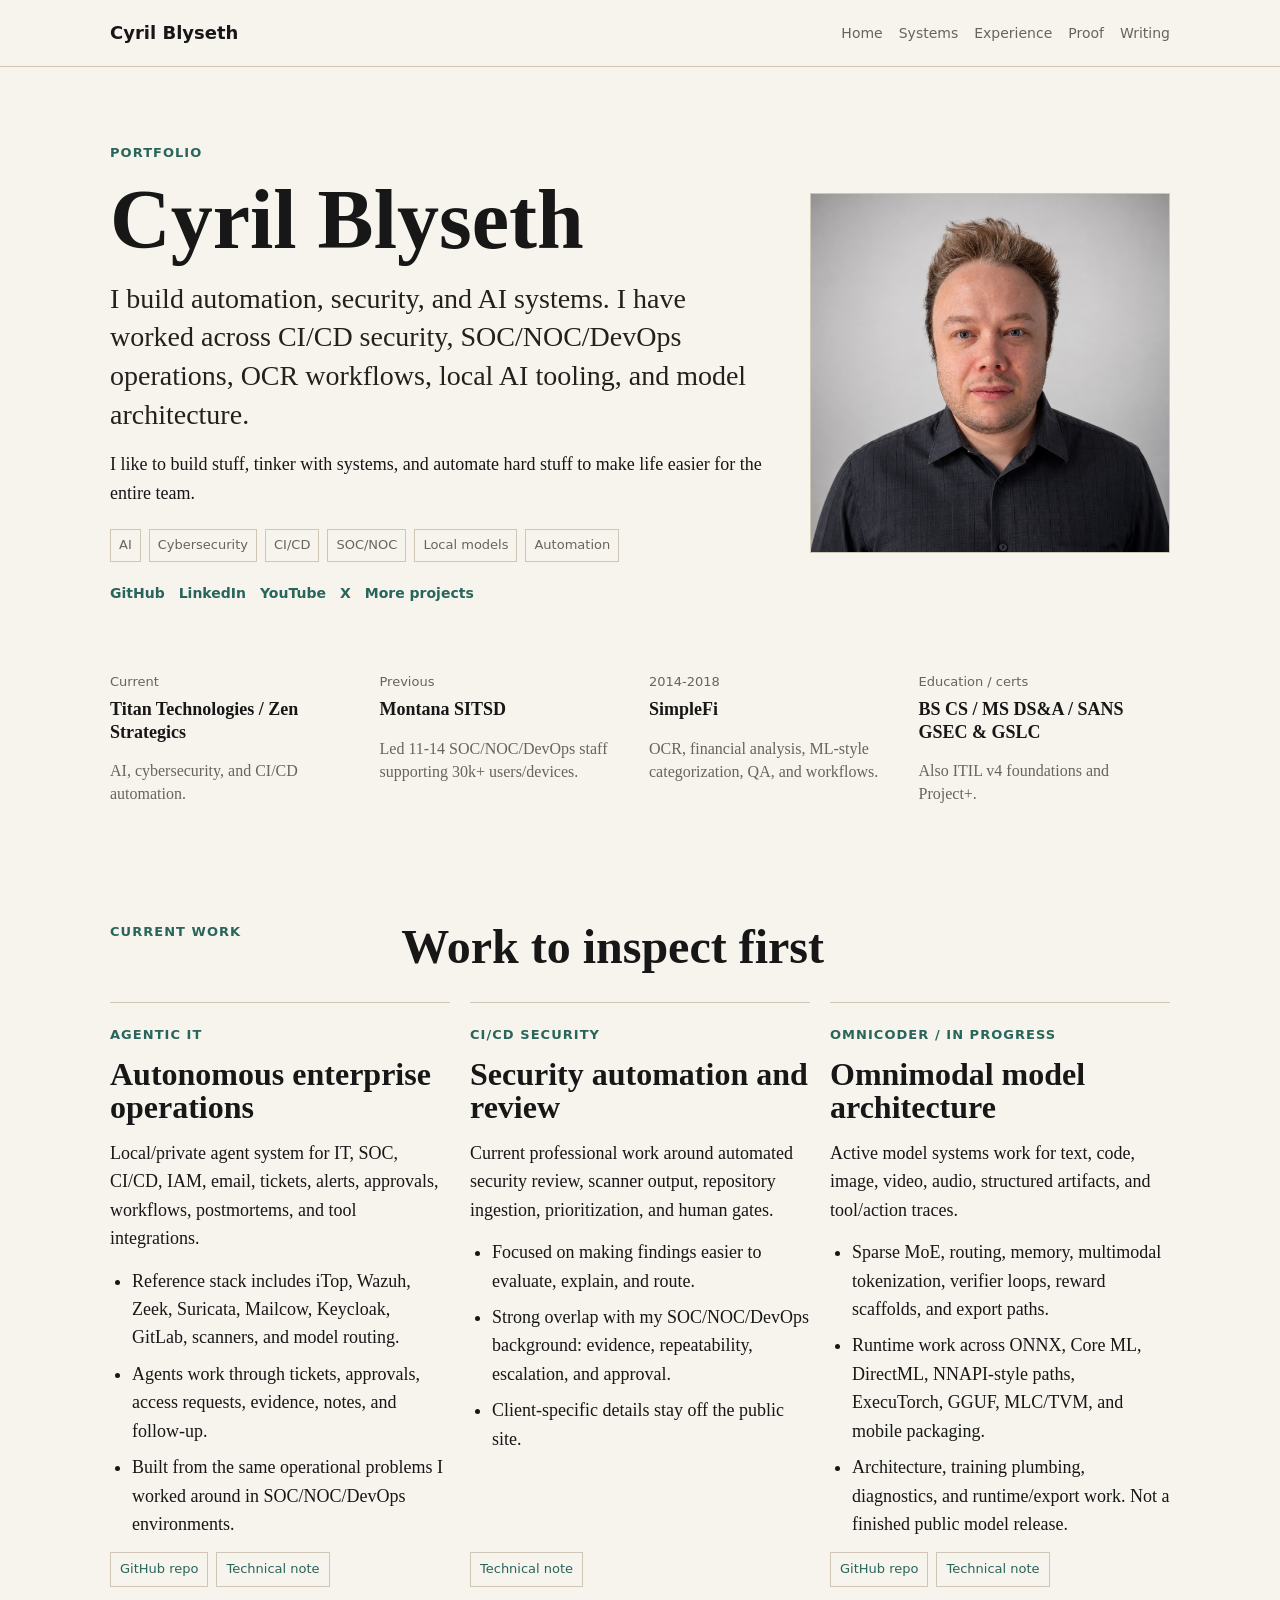
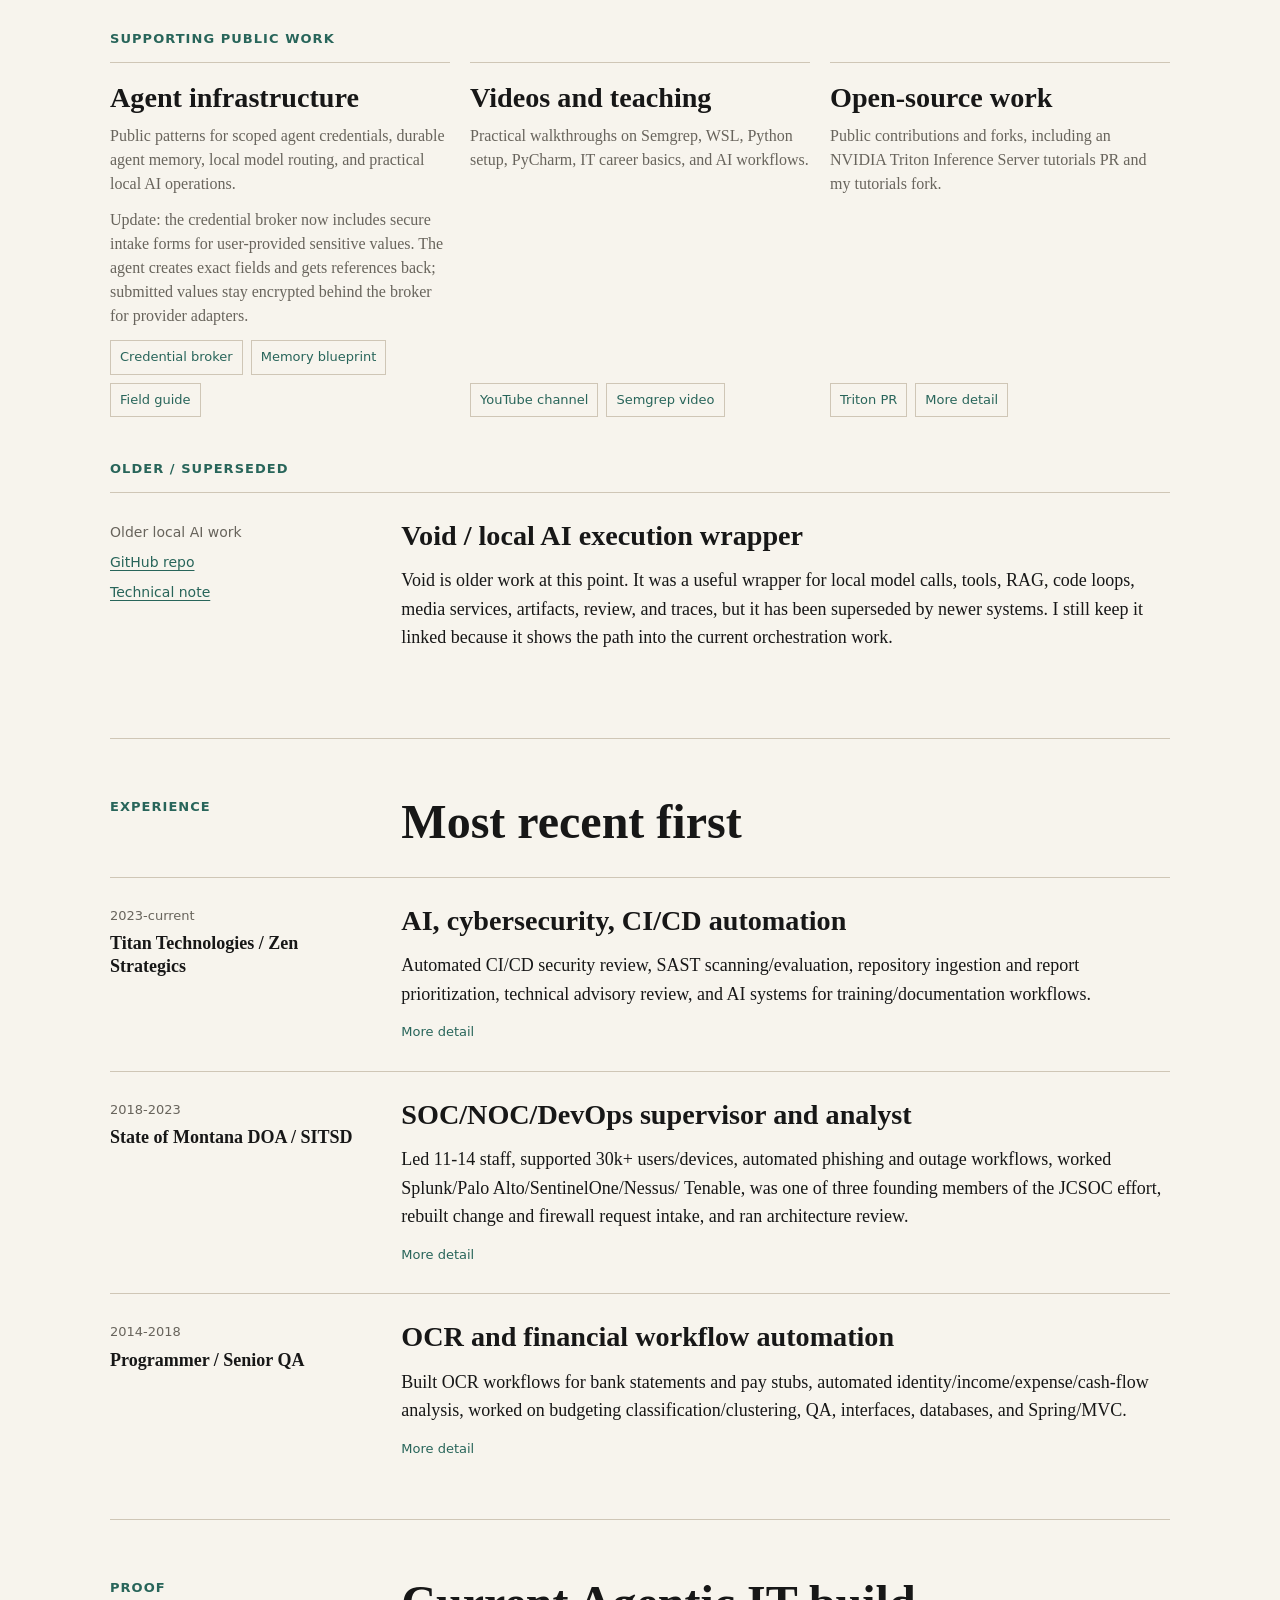
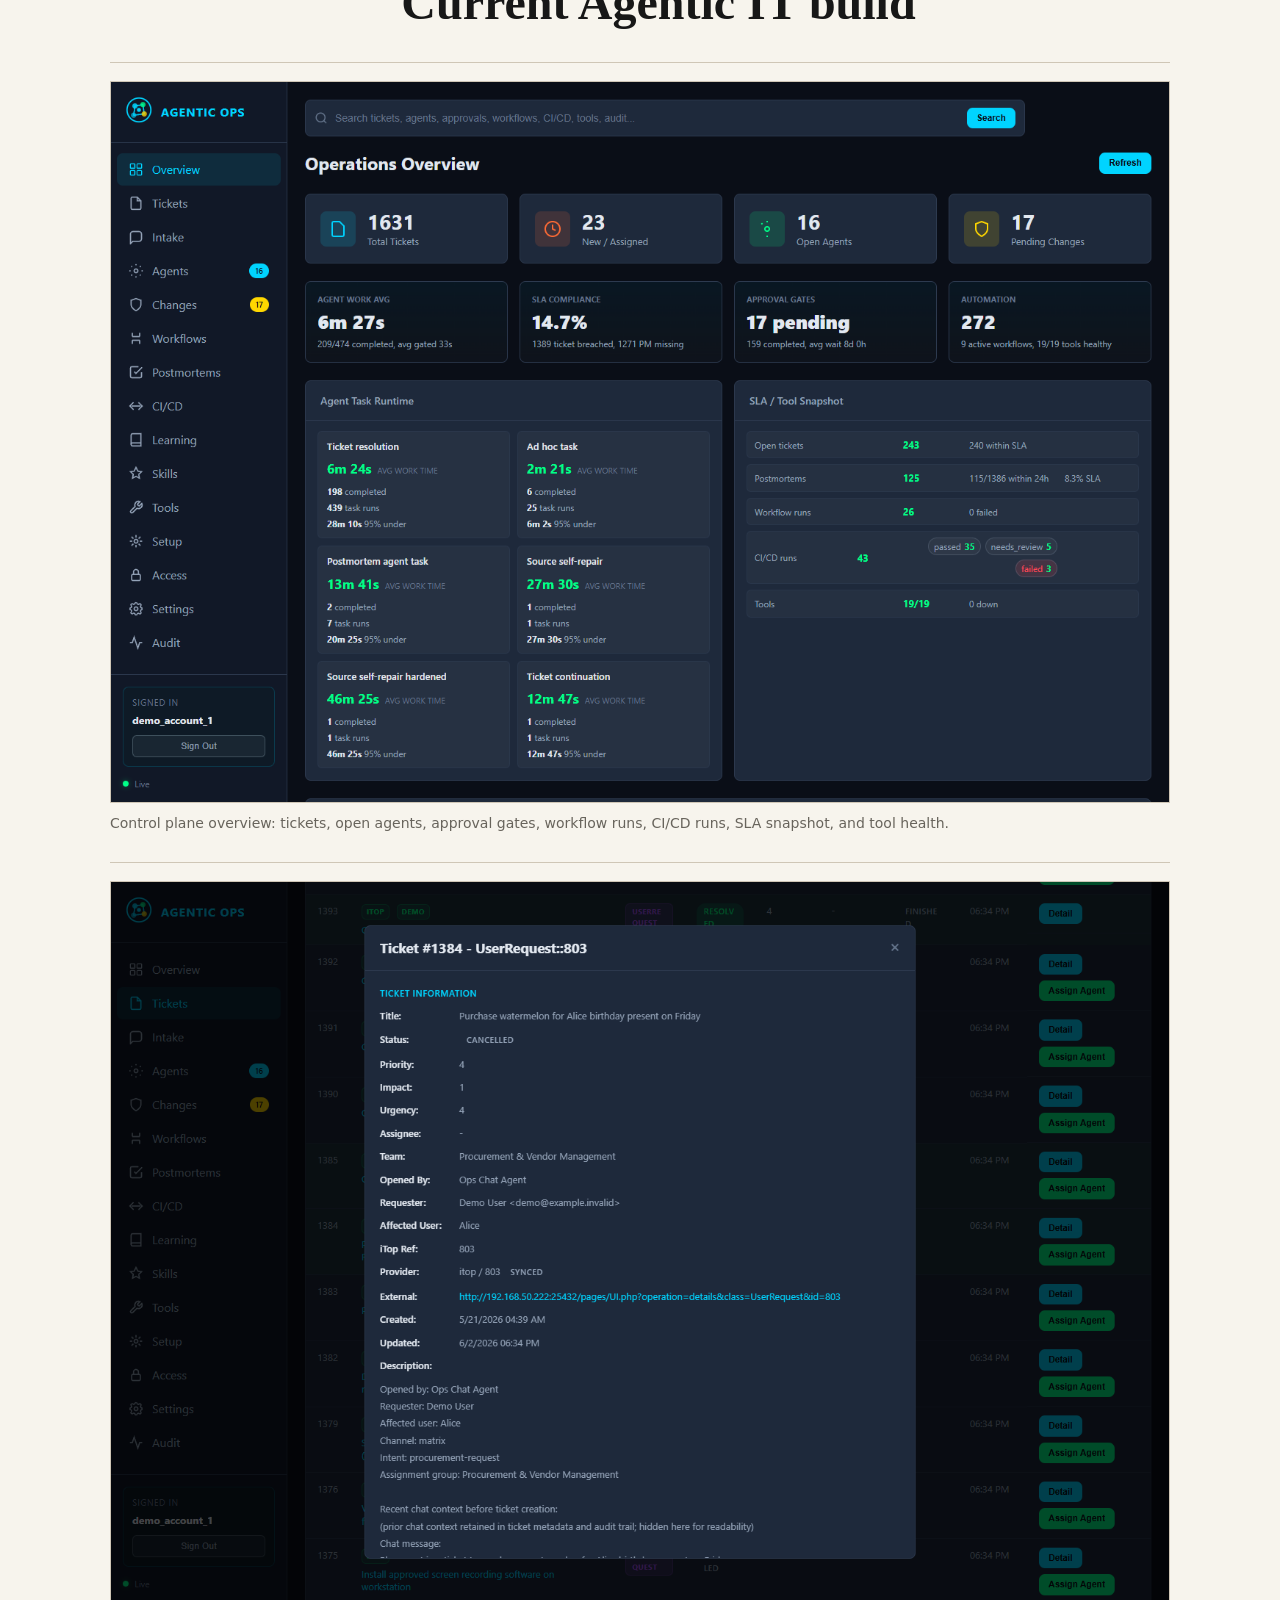
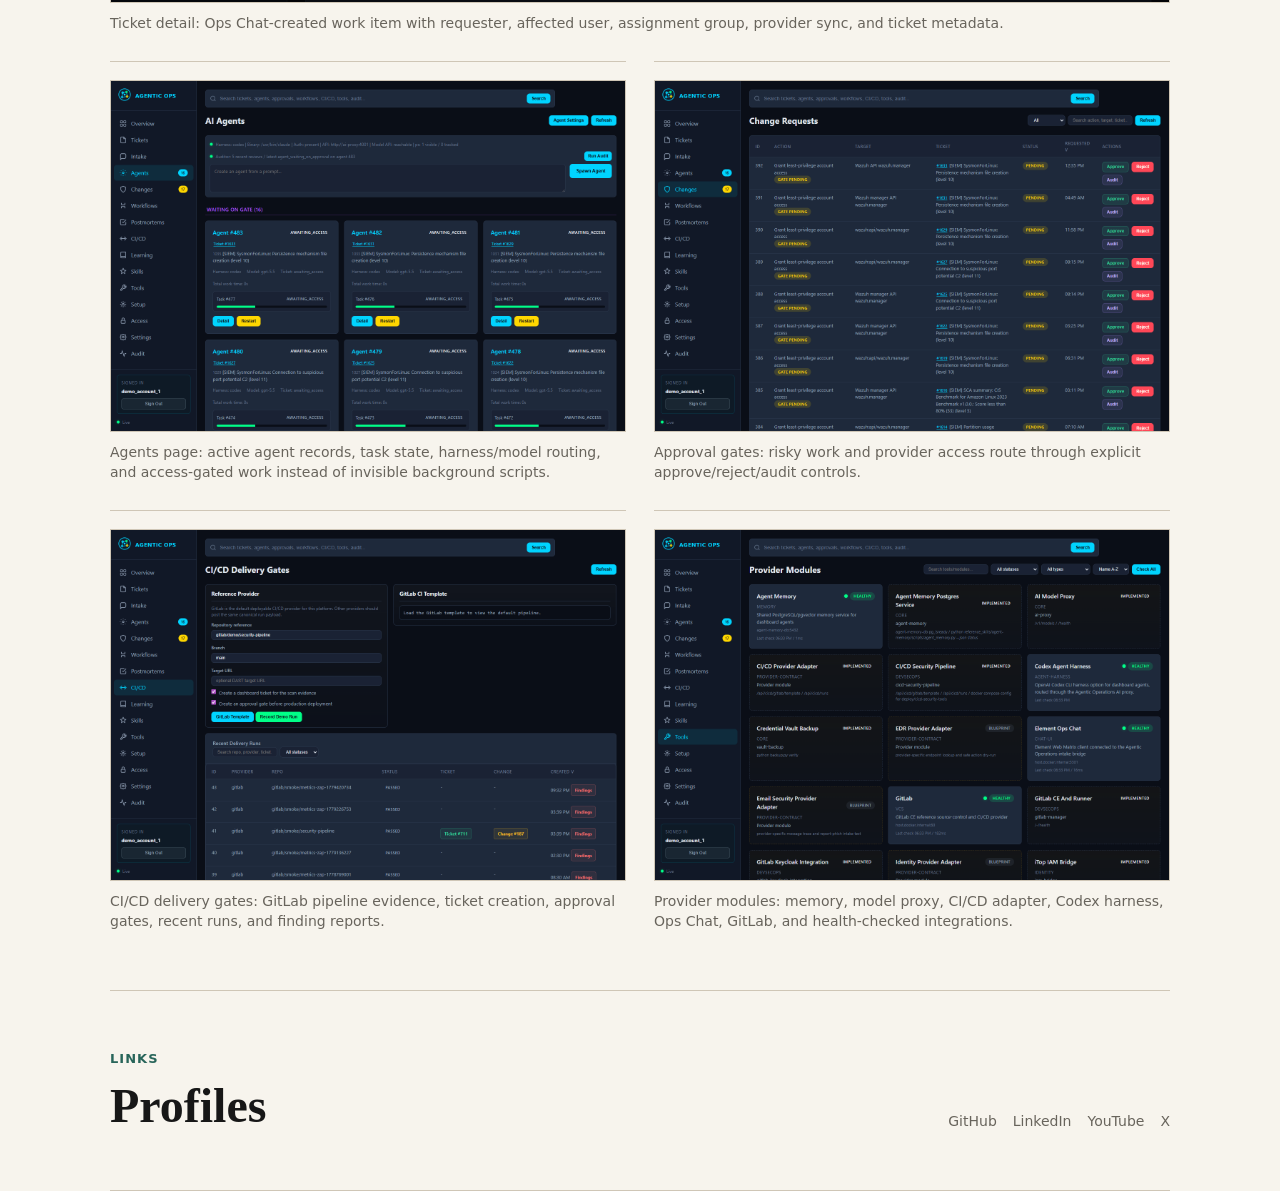
<file: index.html>
<!DOCTYPE html>
<html lang="en">
<head>
  <meta charset="UTF-8">
  <meta name="viewport" content="width=device-width, initial-scale=1.0">
  <title>Cyril Blyseth | Portfolio</title>
  <meta name="description" content="Cyril Blyseth portfolio: AI, cybersecurity automation, CI/CD security, SOC/NOC operations, local AI tools, and model systems.">
  <meta name="robots" content="index, follow, max-image-preview:large">
  <meta name="theme-color" content="#f7f4ed">
  <link rel="icon" href="favicon.svg?v=3" type="image/svg+xml">
  <link rel="stylesheet" href="styles.css">
</head>
<body>
  <header class="site-header">
    <div class="wrap nav">
      <a class="brand" href="./">Cyril Blyseth</a>
      <nav class="nav-links" aria-label="Primary navigation">
        <a href="./">Home</a>
        <a href="#systems">Systems</a>
        <a href="#experience">Experience</a>
        <a href="#proof">Proof</a>
        <a href="blog/">Writing</a>
      </nav>
    </div>
  </header>

  <main>
    <section class="wrap alt-hero">
      <div class="alt-hero-copy">
        <p class="eyebrow">Portfolio</p>
        <h1>Cyril Blyseth</h1>
        <p class="lead">
          I build automation, security, and AI systems. I have worked across
          CI/CD security, SOC/NOC/DevOps operations, OCR workflows, local AI
          tooling, and model architecture.
        </p>
        <p>
          I like to build stuff, tinker with systems, and automate hard stuff
          to make life easier for the entire team.
        </p>
        <div class="tag-row" aria-label="Focus areas">
          <span>AI</span>
          <span>Cybersecurity</span>
          <span>CI/CD</span>
          <span>SOC/NOC</span>
          <span>Local models</span>
          <span>Automation</span>
        </div>
        <div class="profile-links" aria-label="Profiles and public work">
          <a href="https://github.com/autonomouscereal" target="_blank" rel="noreferrer">GitHub</a>
          <a href="https://www.linkedin.com/in/cyril-blyseth-3b1a37158" target="_blank" rel="noreferrer">LinkedIn</a>
          <a href="https://www.youtube.com/@CyrilBlyseth" target="_blank" rel="noreferrer">YouTube</a>
          <a href="https://x.com/cyrilismyname" target="_blank" rel="noreferrer">X</a>
          <a href="blog/public-projects-and-videos.html">More projects</a>
        </div>
      </div>
      <figure class="profile-figure">
        <img src="assets/profile-pic.png" alt="Cyril Blyseth">
      </figure>
    </section>

    <section class="wrap section alt-stats" aria-label="Stats">
      <article>
        <span>Current</span>
        <strong>Titan Technologies / Zen Strategics</strong>
        <p>AI, cybersecurity, and CI/CD automation.</p>
      </article>
      <article>
        <span>Previous</span>
        <strong>Montana SITSD</strong>
        <p>Led 11-14 SOC/NOC/DevOps staff supporting 30k+ users/devices.</p>
      </article>
      <article>
        <span>2014-2018</span>
        <strong>SimpleFi</strong>
        <p>OCR, financial analysis, ML-style categorization, QA, and workflows.</p>
      </article>
      <article>
        <span>Education / certs</span>
        <strong>BS CS / MS DS&A / SANS GSEC & GSLC</strong>
        <p>Also ITIL v4 foundations and Project+.</p>
      </article>
    </section>

    <section class="wrap section" id="systems">
      <div class="section-head">
        <p class="eyebrow">Current work</p>
        <h2>Work to inspect first</h2>
      </div>

      <div class="system-grid">
        <article class="system-card">
          <div>
            <p class="eyebrow">Agentic IT</p>
            <h3>Autonomous enterprise operations</h3>
          </div>
          <p>
            Local/private agent system for IT, SOC, CI/CD, IAM, email, tickets,
            alerts, approvals, workflows, postmortems, and tool integrations.
          </p>
          <ul>
            <li>Reference stack includes iTop, Wazuh, Zeek, Suricata, Mailcow, Keycloak, GitLab, scanners, and model routing.</li>
            <li>Agents work through tickets, approvals, access requests, evidence, notes, and follow-up.</li>
            <li>Built from the same operational problems I worked around in SOC/NOC/DevOps environments.</li>
          </ul>
          <div class="project-actions">
            <a href="https://github.com/autonomouscereal/Agentic-IT" target="_blank" rel="noreferrer">GitHub repo</a>
            <a href="blog/agentic-operations-control-plane.html">Technical note</a>
          </div>
        </article>

        <article class="system-card">
          <div>
            <p class="eyebrow">CI/CD security</p>
            <h3>Security automation and review</h3>
          </div>
          <p>
            Current professional work around automated security review, scanner
            output, repository ingestion, prioritization, and human gates.
          </p>
          <ul>
            <li>Focused on making findings easier to evaluate, explain, and route.</li>
            <li>Strong overlap with my SOC/NOC/DevOps background: evidence, repeatability, escalation, and approval.</li>
            <li>Client-specific details stay off the public site.</li>
          </ul>
          <div class="project-actions">
            <a href="blog/secure-cicd-ai-review.html">Technical note</a>
          </div>
        </article>

        <article class="system-card">
          <div>
            <p class="eyebrow">OmniCoder / in progress</p>
            <h3>Omnimodal model architecture</h3>
          </div>
          <p>
            Active model systems work for text, code, image, video, audio,
            structured artifacts, and tool/action traces.
          </p>
          <ul>
            <li>Sparse MoE, routing, memory, multimodal tokenization, verifier loops, reward scaffolds, and export paths.</li>
            <li>Runtime work across ONNX, Core ML, DirectML, NNAPI-style paths, ExecuTorch, GGUF, MLC/TVM, and mobile packaging.</li>
            <li>Architecture, training plumbing, diagnostics, and runtime/export work. Not a finished public model release.</li>
          </ul>
          <div class="project-actions">
            <a href="https://github.com/autonomouscereal/omnicoder_0.1.0" target="_blank" rel="noreferrer">GitHub repo</a>
            <a href="blog/omnicoder-model-systems-notes.html">Technical note</a>
          </div>
        </article>
      </div>

      <div class="supporting-work">
        <p class="eyebrow">Supporting public work</p>
        <div class="support-grid">
          <article>
            <h3>Agent infrastructure</h3>
            <p>
              Public patterns for scoped agent credentials, durable agent memory,
              local model routing, and practical local AI operations.
            </p>
            <p>
              Update: the credential broker now includes secure intake forms for
              user-provided sensitive values. The agent creates exact fields and
              gets references back; submitted values stay encrypted behind the
              broker for provider adapters.
            </p>
            <div class="project-actions">
              <a href="systems/agent-credential-broker.html">Credential broker</a>
              <a href="https://github.com/autonomouscereal/agent-memory-blueprint" target="_blank" rel="noreferrer">Memory blueprint</a>
              <a href="https://github.com/autonomouscereal/local-ai-field-guide" target="_blank" rel="noreferrer">Field guide</a>
            </div>
          </article>
          <article>
            <h3>Videos and teaching</h3>
            <p>
              Practical walkthroughs on Semgrep, WSL, Python setup, PyCharm,
              IT career basics, and AI workflows.
            </p>
            <div class="project-actions">
              <a href="https://www.youtube.com/@CyrilBlyseth" target="_blank" rel="noreferrer">YouTube channel</a>
              <a href="https://www.youtube.com/watch?v=XALa0Eo3ojA" target="_blank" rel="noreferrer">Semgrep video</a>
            </div>
          </article>
          <article>
            <h3>Open-source work</h3>
            <p>
              Public contributions and forks, including an NVIDIA Triton
              Inference Server tutorials PR and my tutorials fork.
            </p>
            <div class="project-actions">
              <a href="https://github.com/triton-inference-server/tutorials/pull/77" target="_blank" rel="noreferrer">Triton PR</a>
              <a href="blog/public-projects-and-videos.html">More detail</a>
            </div>
          </article>
        </div>
      </div>

      <div class="older-work">
        <p class="eyebrow">Older / superseded</p>
        <article class="project-row">
          <div class="project-meta">
            <span>Older local AI work</span>
            <a href="https://github.com/autonomouscereal/Void-Local-LLM-Wrapper" target="_blank" rel="noreferrer">GitHub repo</a>
            <a href="blog/local-ai-that-does-real-work.html">Technical note</a>
          </div>
          <div class="project-body">
            <h3>Void / local AI execution wrapper</h3>
            <p>
              Void is older work at this point. It was a useful wrapper for local
              model calls, tools, RAG, code loops, media services, artifacts,
              review, and traces, but it has been superseded by newer systems.
              I still keep it linked because it shows the path into the current
              orchestration work.
            </p>
          </div>
        </article>
      </div>
    </section>

    <section class="wrap section" id="experience">
      <div class="section-head">
        <p class="eyebrow">Experience</p>
        <h2>Most recent first</h2>
      </div>

      <div class="resume-list compact-resume">
        <a class="resume-entry" href="blog/titan-zen-ai-cybersecurity-cicd.html">
          <div class="resume-meta">
            <span>2023-current</span>
            <strong>Titan Technologies / Zen Strategics</strong>
          </div>
          <div>
            <h3>AI, cybersecurity, CI/CD automation</h3>
            <p>
              Automated CI/CD security review, SAST scanning/evaluation,
              repository ingestion and report prioritization, technical advisory
              review, and AI systems for training/documentation workflows.
            </p>
            <span class="detail-link">More detail</span>
          </div>
        </a>

        <a class="resume-entry" href="blog/montana-sitsd-soc-noc-devops.html">
          <div class="resume-meta">
            <span>2018-2023</span>
            <strong>State of Montana DOA / SITSD</strong>
          </div>
          <div>
            <h3>SOC/NOC/DevOps supervisor and analyst</h3>
            <p>
              Led 11-14 staff, supported 30k+ users/devices, automated phishing
              and outage workflows, worked Splunk/Palo Alto/SentinelOne/Nessus/
              Tenable, was one of three founding members of the JCSOC effort,
              rebuilt change and firewall request intake, and ran architecture
              review.
            </p>
            <span class="detail-link">More detail</span>
          </div>
        </a>

        <a class="resume-entry" href="blog/simplefi-ocr-financial-workflows.html">
          <div class="resume-meta">
            <span>2014-2018</span>
            <strong>Programmer / Senior QA</strong>
          </div>
          <div>
            <h3>OCR and financial workflow automation</h3>
            <p>
              Built OCR workflows for bank statements and pay stubs, automated
              identity/income/expense/cash-flow analysis, worked on budgeting
              classification/clustering, QA, interfaces, databases, and Spring/MVC.
            </p>
            <span class="detail-link">More detail</span>
          </div>
        </a>
      </div>
    </section>

    <section class="wrap section" id="proof">
      <div class="section-head">
        <p class="eyebrow">Proof</p>
        <h2>Current Agentic IT build</h2>
      </div>

      <div class="proof-gallery" aria-label="Current Agentic IT build">
        <figure class="proof-card proof-card-wide">
          <img src="assets/proof/agentic-it-overview.png" alt="Agentic Ops overview showing tickets, open agents, approval gates, automation metrics, SLA snapshot, workflow runs, CI/CD runs, and tool health">
          <figcaption>Control plane overview: tickets, open agents, approval gates, workflow runs, CI/CD runs, SLA snapshot, and tool health.</figcaption>
        </figure>
        <figure class="proof-card proof-card-wide">
          <img src="assets/proof/agentic-it-ticket-evidence.png" alt="Agentic Ops ticket detail modal showing an Ops Chat-created ticket, requester, affected user, provider sync, assignment group, and metadata">
          <figcaption>Ticket detail: Ops Chat-created work item with requester, affected user, assignment group, provider sync, and ticket metadata.</figcaption>
        </figure>
        <figure class="proof-card">
          <img src="assets/proof/agentic-it-agents.png" alt="Agentic Ops agents page showing agents waiting on access gates, task state, harness, model, and restart/detail actions">
          <figcaption>Agents page: active agent records, task state, harness/model routing, and access-gated work instead of invisible background scripts.</figcaption>
        </figure>
        <figure class="proof-card">
          <img src="assets/proof/agentic-it-approvals.png" alt="Agentic Ops change requests page showing pending least-privilege access gates with approve reject and audit actions">
          <figcaption>Approval gates: risky work and provider access route through explicit approve/reject/audit controls.</figcaption>
        </figure>
        <figure class="proof-card">
          <img src="assets/proof/agentic-it-cicd.png" alt="Agentic Ops CI/CD delivery gates page showing GitLab template controls, dashboard ticket creation, approval gate creation, and recent delivery runs">
          <figcaption>CI/CD delivery gates: GitLab pipeline evidence, ticket creation, approval gates, recent runs, and finding reports.</figcaption>
        </figure>
        <figure class="proof-card">
          <img src="assets/proof/agentic-it-tools.png" alt="Agentic Ops provider modules page showing Agent Memory, AI Model Proxy, CI/CD provider adapter, Codex agent harness, Element Ops Chat, GitLab, and health states">
          <figcaption>Provider modules: memory, model proxy, CI/CD adapter, Codex harness, Ops Chat, GitLab, and health-checked integrations.</figcaption>
        </figure>
      </div>
    </section>

    <section class="wrap section compact" id="links">
      <div>
        <p class="eyebrow">Links</p>
        <h2>Profiles</h2>
      </div>
      <div class="link-grid" aria-label="External links">
        <a href="https://github.com/autonomouscereal" target="_blank" rel="noreferrer">GitHub</a>
        <a href="https://www.linkedin.com/in/cyril-blyseth-3b1a37158" target="_blank" rel="noreferrer">LinkedIn</a>
        <a href="https://www.youtube.com/@CyrilBlyseth" target="_blank" rel="noreferrer">YouTube</a>
        <a href="https://x.com/cyrilismyname" target="_blank" rel="noreferrer">X</a>
      </div>
    </section>
  </main>
</body>
</html>
</file>
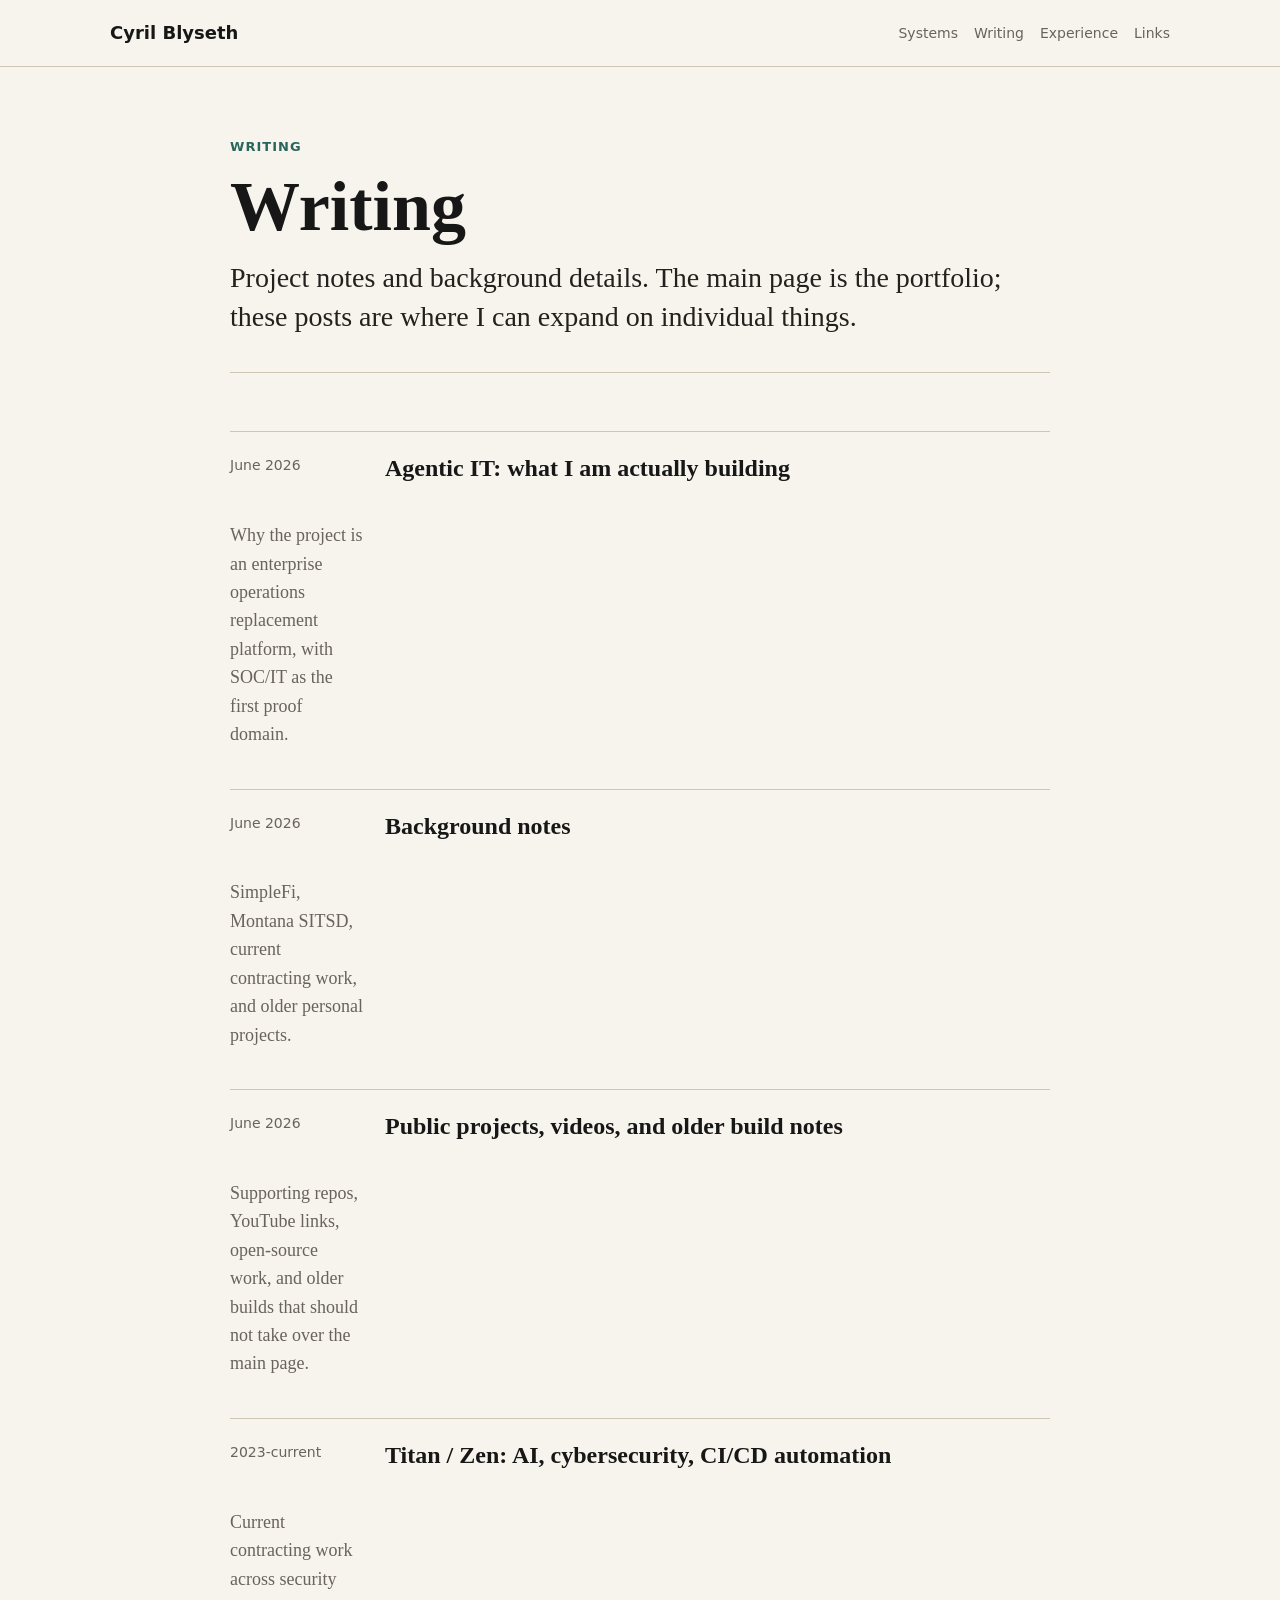
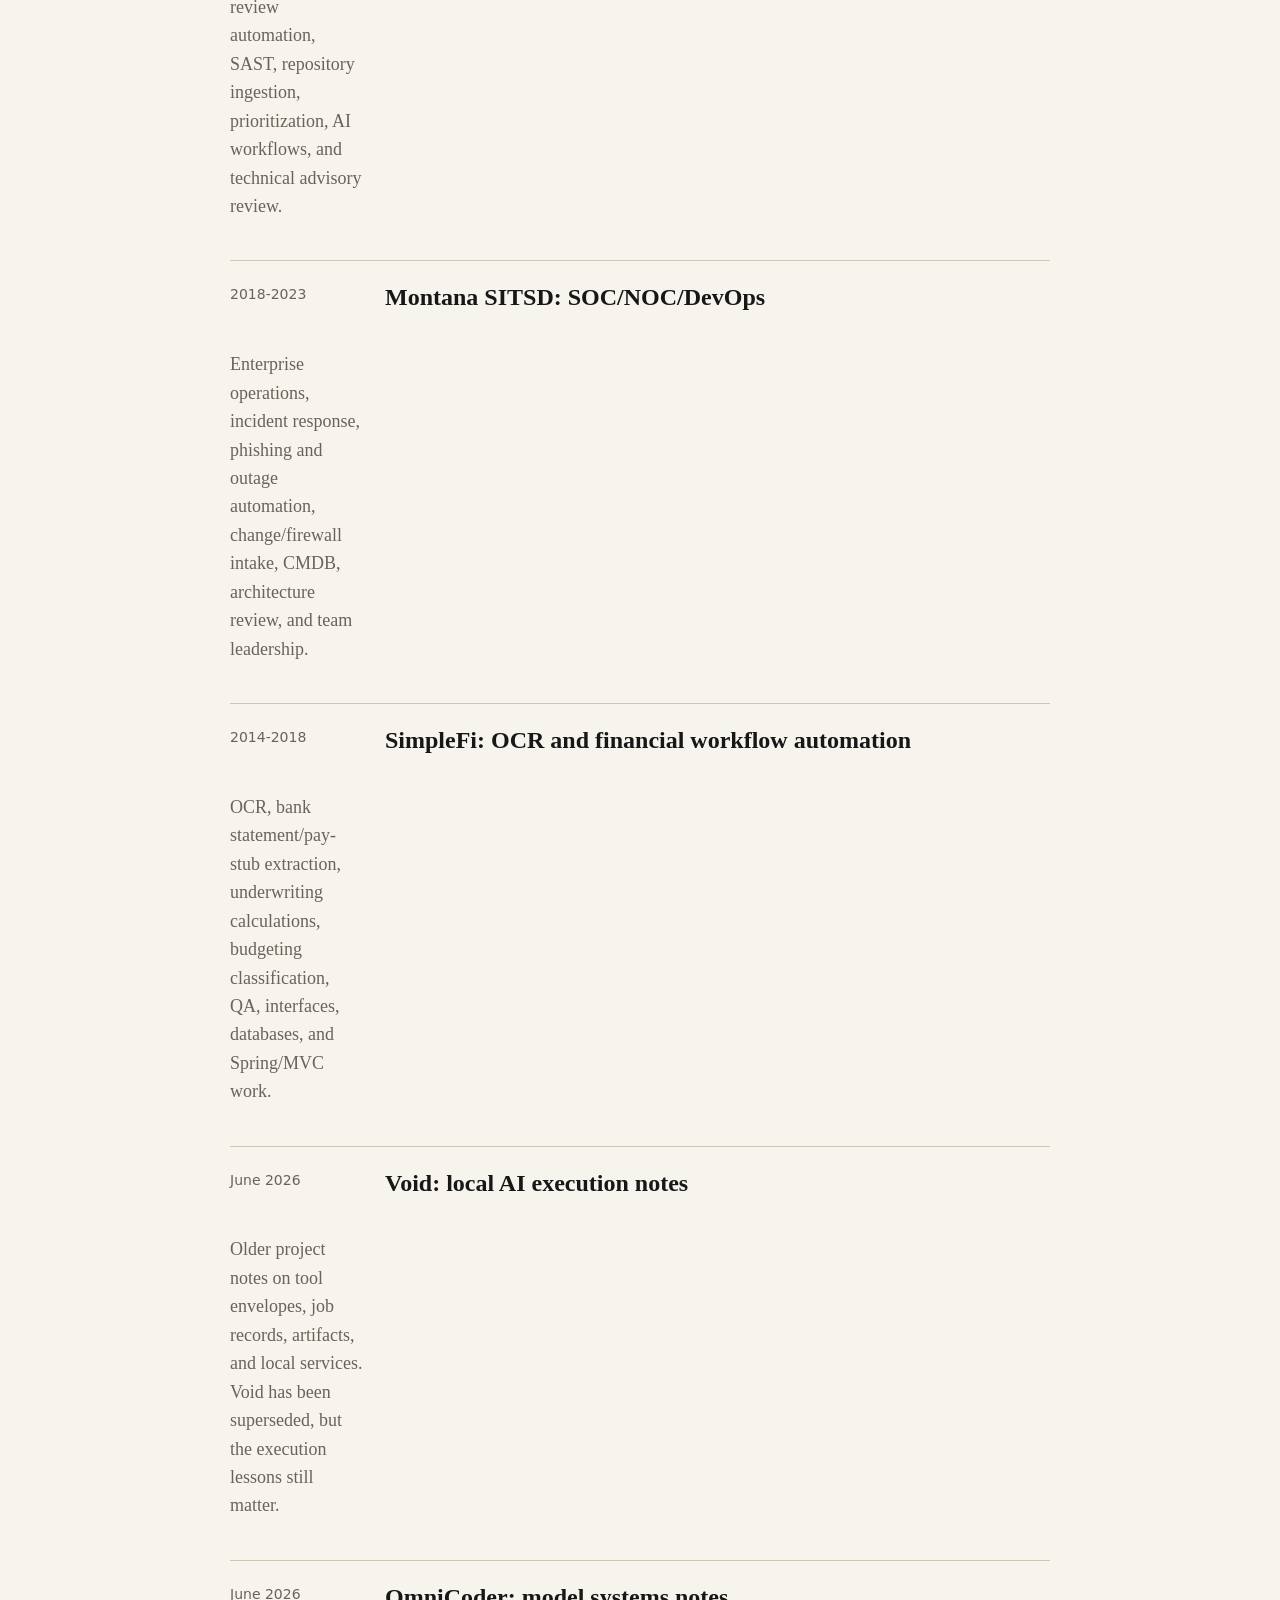
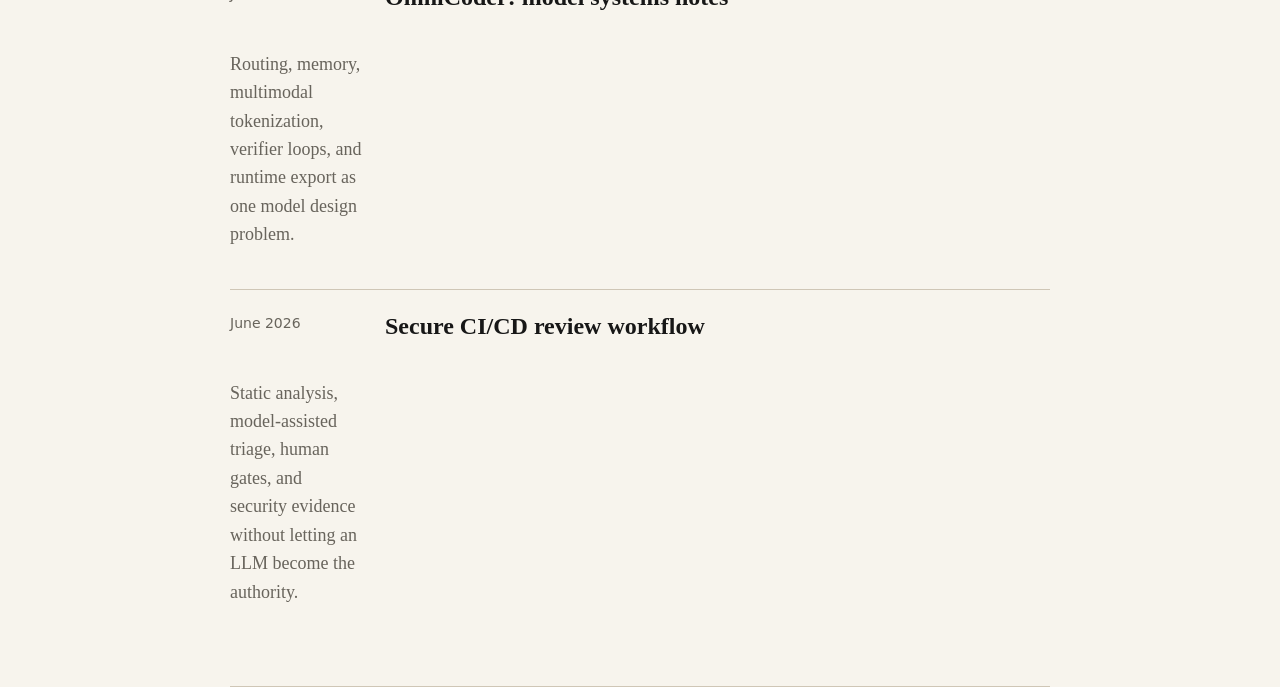
<file: blog/index.html>
<!DOCTYPE html>
<html lang="en">
<head>
  <meta charset="UTF-8">
  <meta name="viewport" content="width=device-width, initial-scale=1.0">
  <title>Writing | Cyril Blyseth</title>
  <meta name="description" content="Writing, project notes, and experience details by Cyril Blyseth on agentic IT, CI/CD security automation, SOC/NOC/DevOps, OCR workflows, local AI, and model systems.">
  <meta name="robots" content="index, follow">
  <meta name="theme-color" content="#f7f4ed">
  <link rel="icon" href="../favicon.svg?v=3" type="image/svg+xml">
  <link rel="stylesheet" href="../styles.css">
</head>
<body>
  <header class="site-header">
    <div class="wrap nav">
      <a class="brand" href="../">Cyril Blyseth</a>
      <nav class="nav-links" aria-label="Primary navigation">
        <a href="../#systems">Systems</a>
        <a href="./">Writing</a>
        <a href="../#experience">Experience</a>
        <a href="../#links">Links</a>
      </nav>
    </div>
  </header>

  <main class="blog-shell">
    <section class="blog-hero">
      <p class="eyebrow">Writing</p>
      <h1>Writing</h1>
      <p class="lead">
        Project notes and background details. The main page is the portfolio;
        these posts are where I can expand on individual things.
      </p>
    </section>

    <section class="section">
      <div class="post-list">
        <a class="post-link" href="agentic-operations-control-plane.html">
          <span>June 2026</span>
          <strong>Agentic IT: what I am actually building</strong>
          <p>Why the project is an enterprise operations replacement platform, with SOC/IT as the first proof domain.</p>
        </a>
        <a class="post-link" href="from-ocr-to-agents.html">
          <span>June 2026</span>
          <strong>Background notes</strong>
          <p>SimpleFi, Montana SITSD, current contracting work, and older personal projects.</p>
        </a>
        <a class="post-link" href="public-projects-and-videos.html">
          <span>June 2026</span>
          <strong>Public projects, videos, and older build notes</strong>
          <p>Supporting repos, YouTube links, open-source work, and older builds that should not take over the main page.</p>
        </a>
        <a class="post-link" href="titan-zen-ai-cybersecurity-cicd.html">
          <span>2023-current</span>
          <strong>Titan / Zen: AI, cybersecurity, CI/CD automation</strong>
          <p>Current contracting work across security review automation, SAST, repository ingestion, prioritization, AI workflows, and technical advisory review.</p>
        </a>
        <a class="post-link" href="montana-sitsd-soc-noc-devops.html">
          <span>2018-2023</span>
          <strong>Montana SITSD: SOC/NOC/DevOps</strong>
          <p>Enterprise operations, incident response, phishing and outage automation, change/firewall intake, CMDB, architecture review, and team leadership.</p>
        </a>
        <a class="post-link" href="simplefi-ocr-financial-workflows.html">
          <span>2014-2018</span>
          <strong>SimpleFi: OCR and financial workflow automation</strong>
          <p>OCR, bank statement/pay-stub extraction, underwriting calculations, budgeting classification, QA, interfaces, databases, and Spring/MVC work.</p>
        </a>
        <a class="post-link" href="local-ai-that-does-real-work.html">
          <span>June 2026</span>
          <strong>Void: local AI execution notes</strong>
          <p>Older project notes on tool envelopes, job records, artifacts, and local services. Void has been superseded, but the execution lessons still matter.</p>
        </a>
        <a class="post-link" href="omnicoder-model-systems-notes.html">
          <span>June 2026</span>
          <strong>OmniCoder: model systems notes</strong>
          <p>Routing, memory, multimodal tokenization, verifier loops, and runtime export as one model design problem.</p>
        </a>
        <a class="post-link" href="secure-cicd-ai-review.html">
          <span>June 2026</span>
          <strong>Secure CI/CD review workflow</strong>
          <p>Static analysis, model-assisted triage, human gates, and security evidence without letting an LLM become the authority.</p>
        </a>
      </div>
    </section>
  </main>
</body>
</html>
</file>
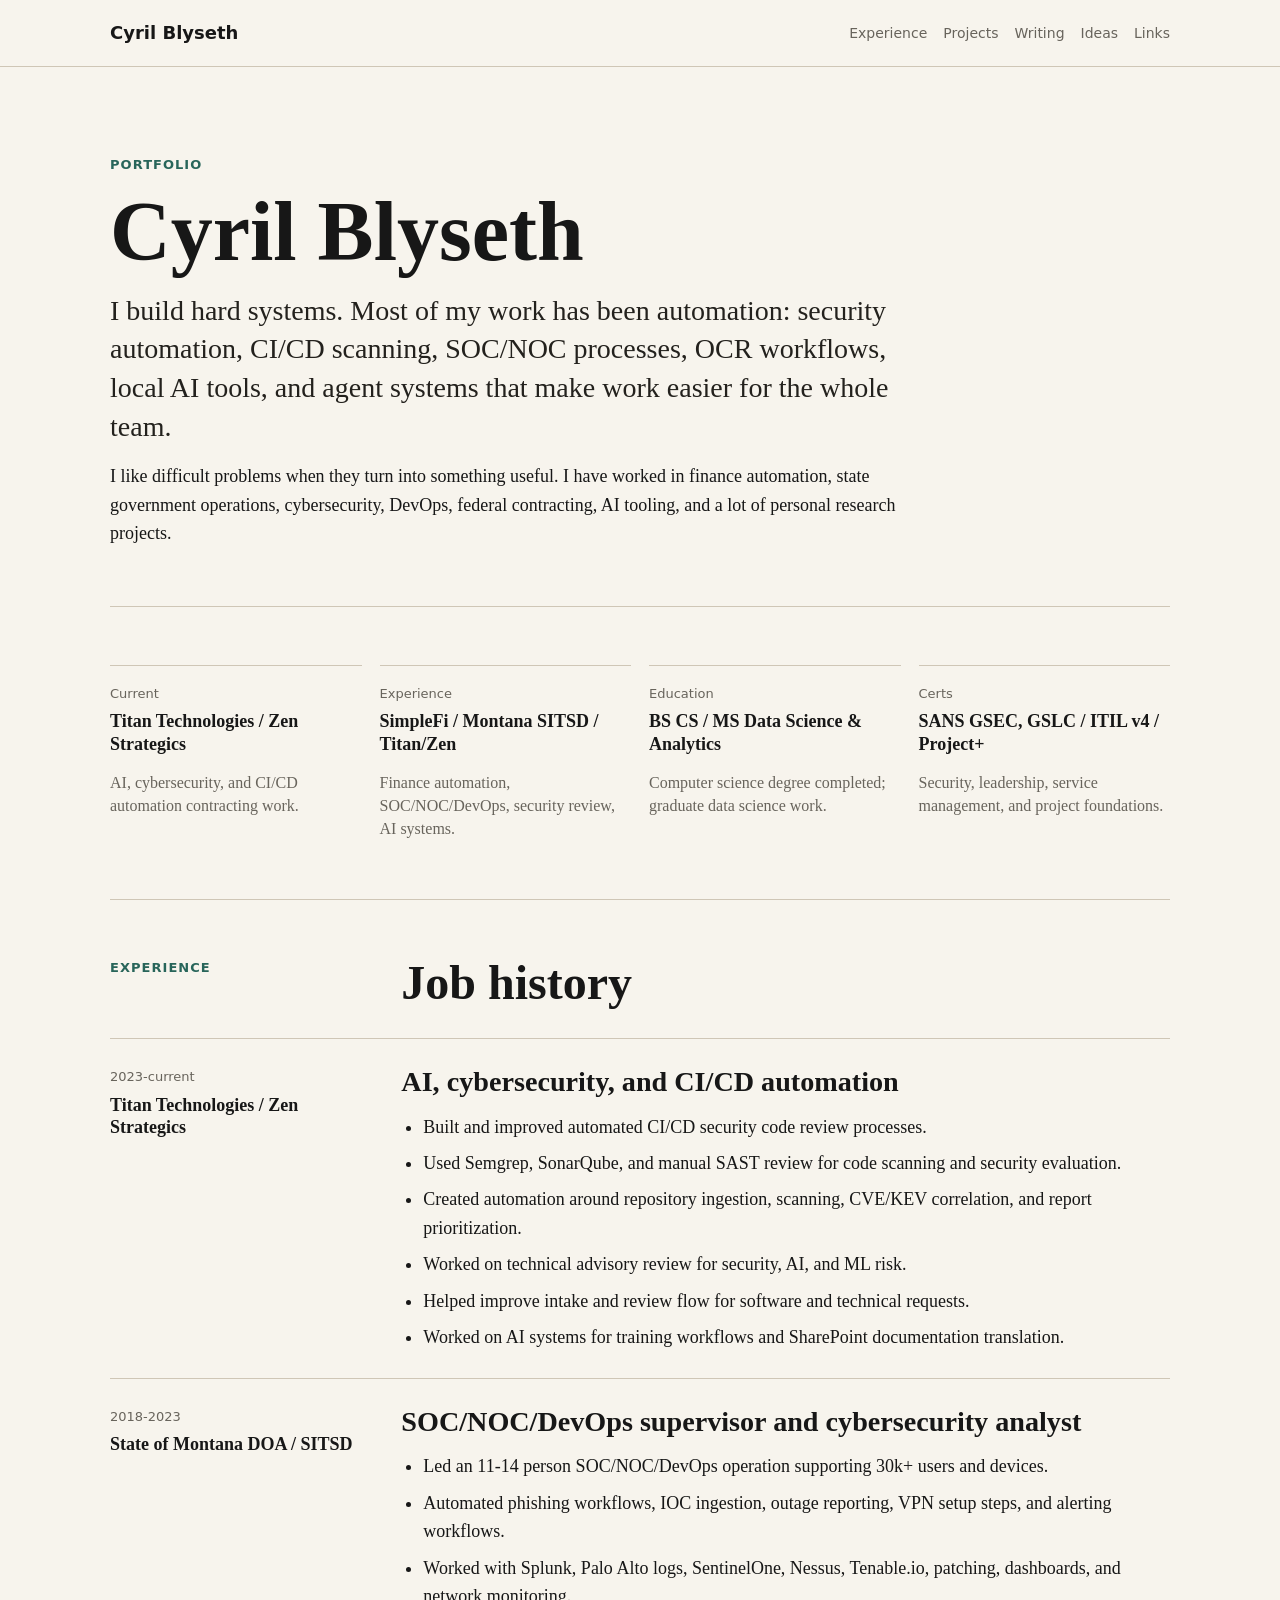
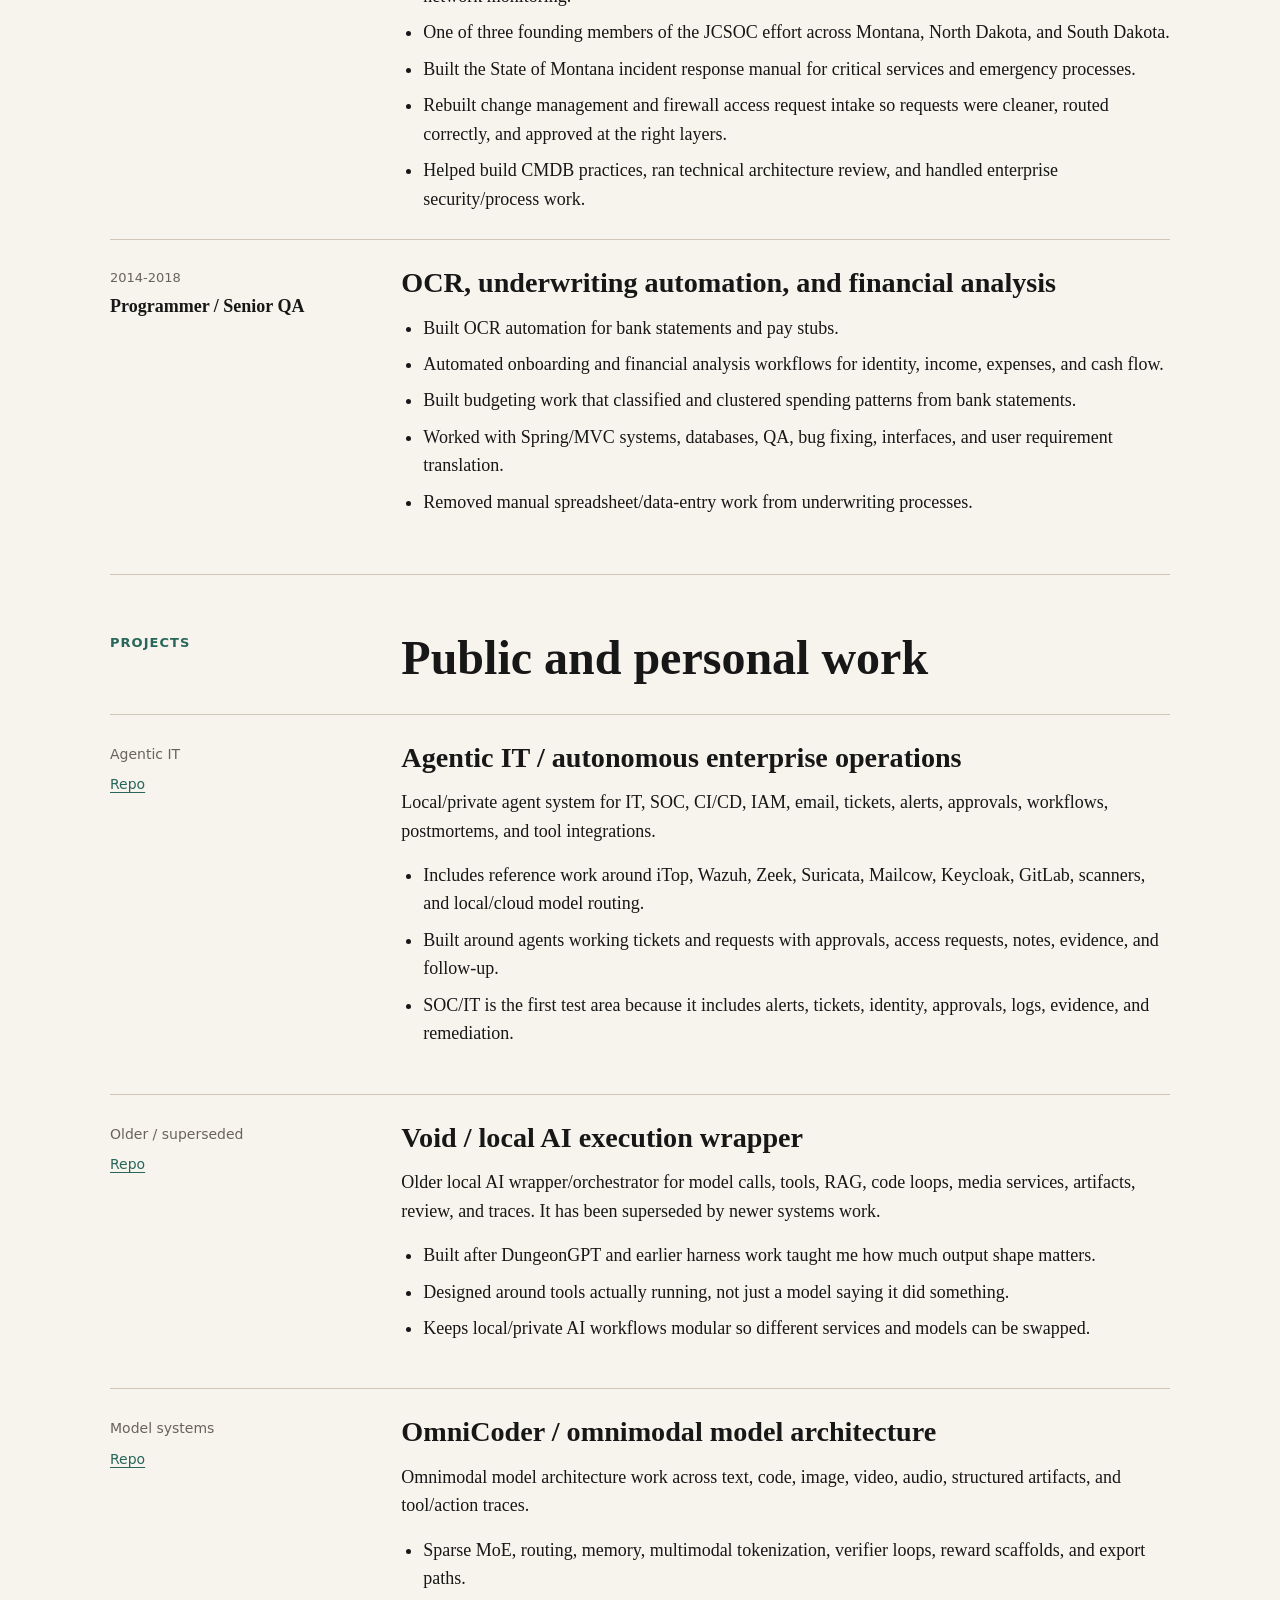
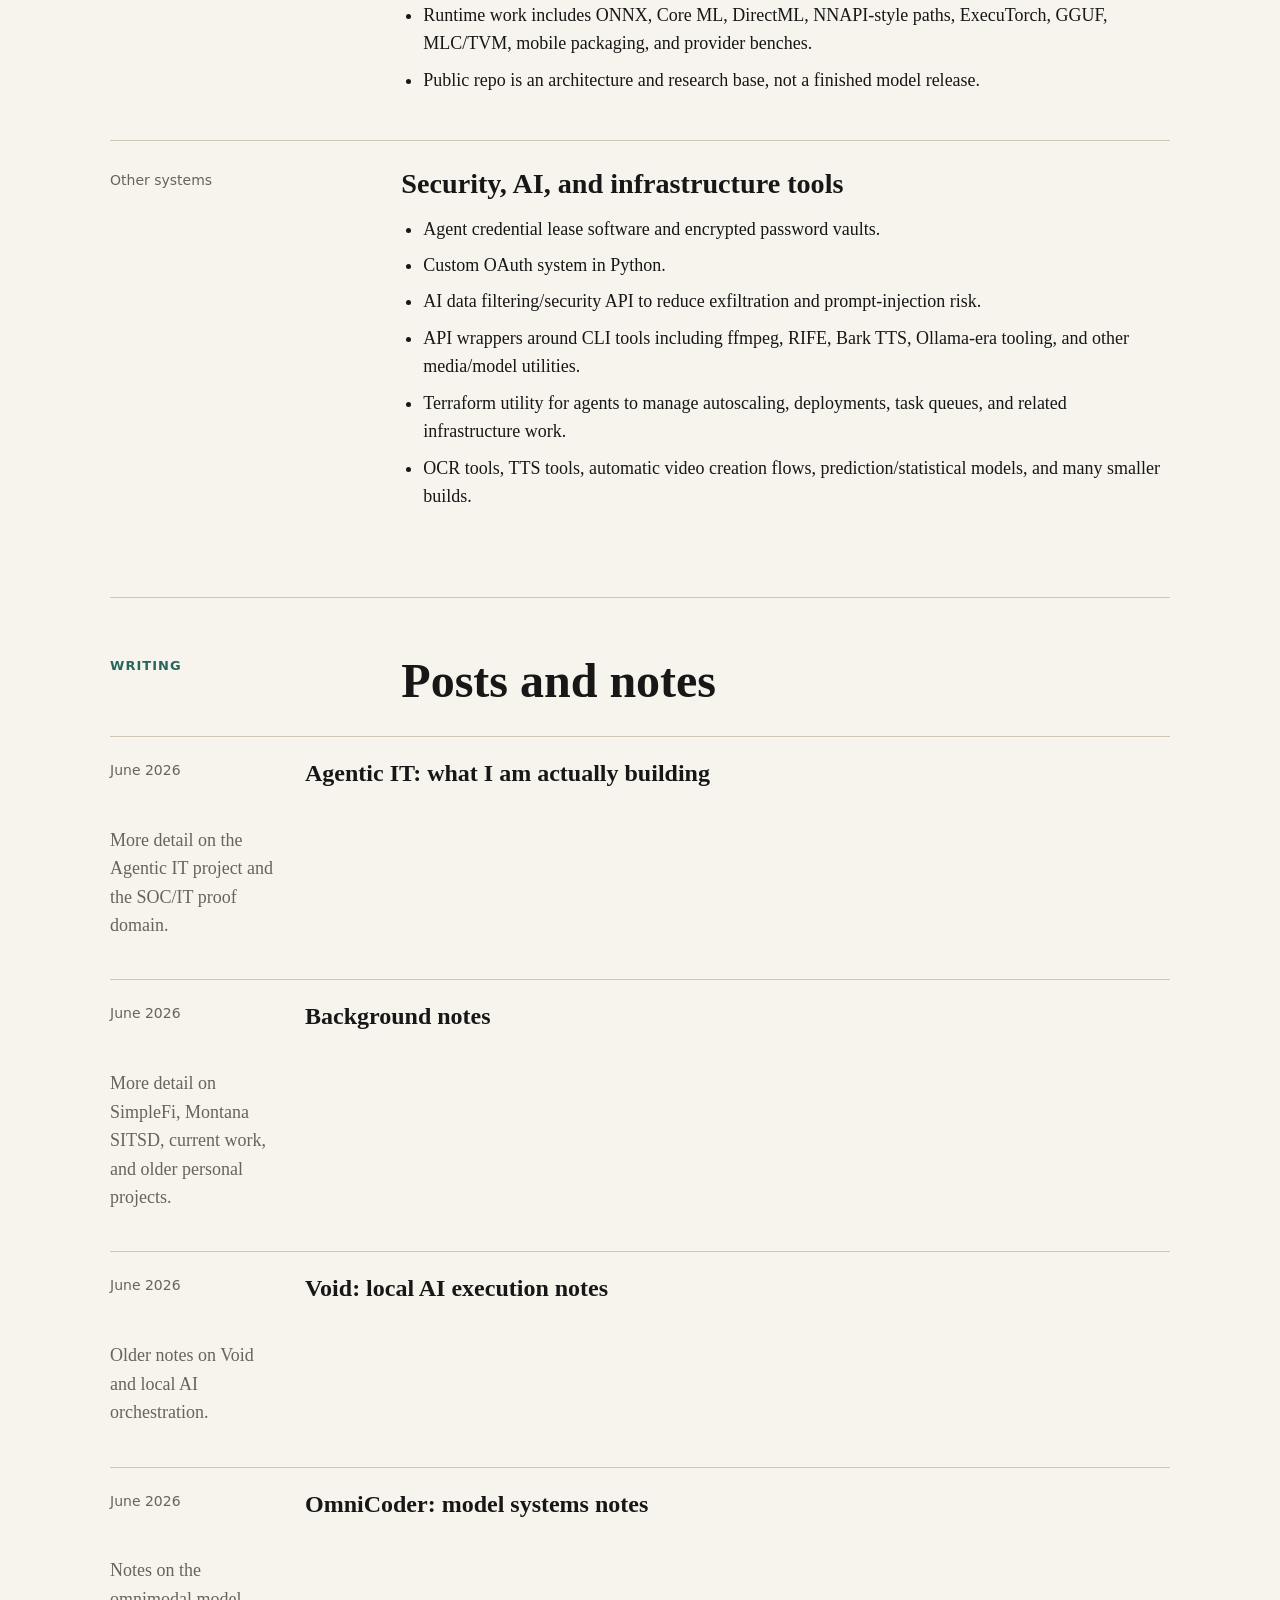
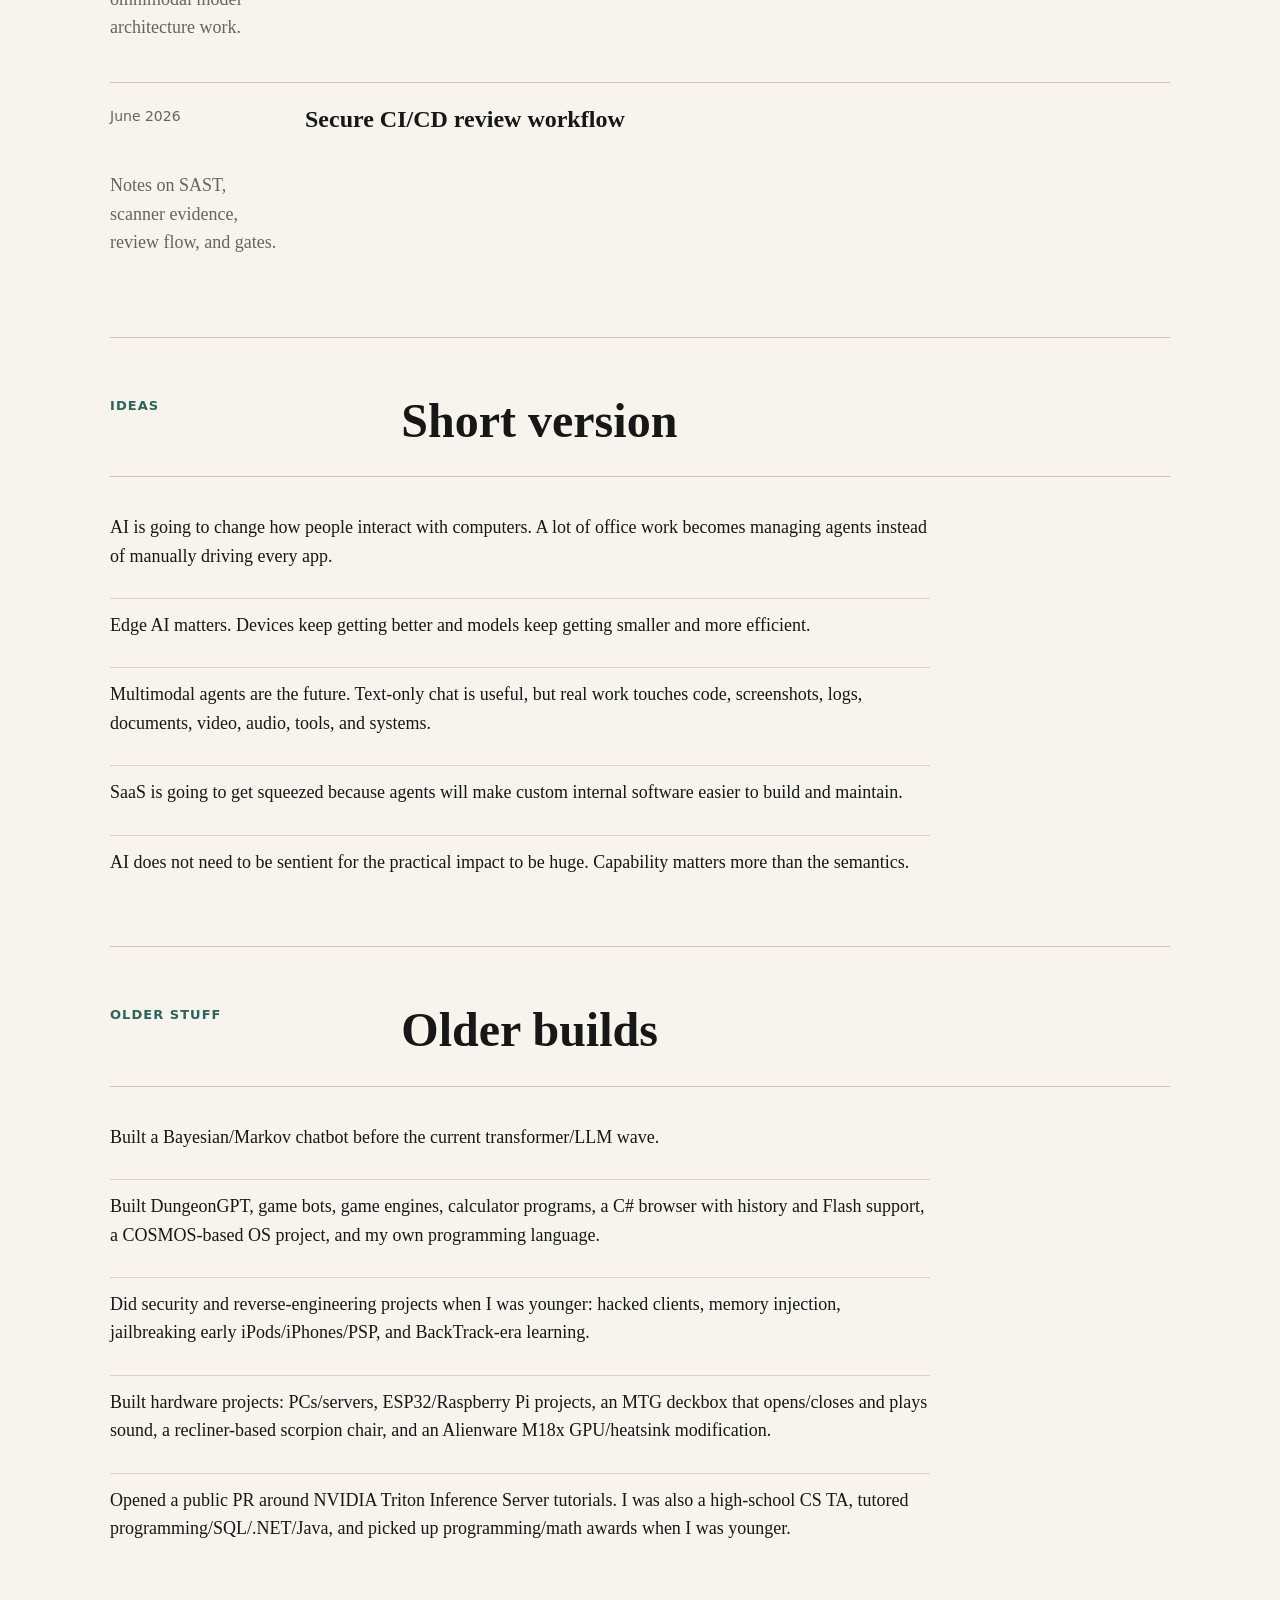
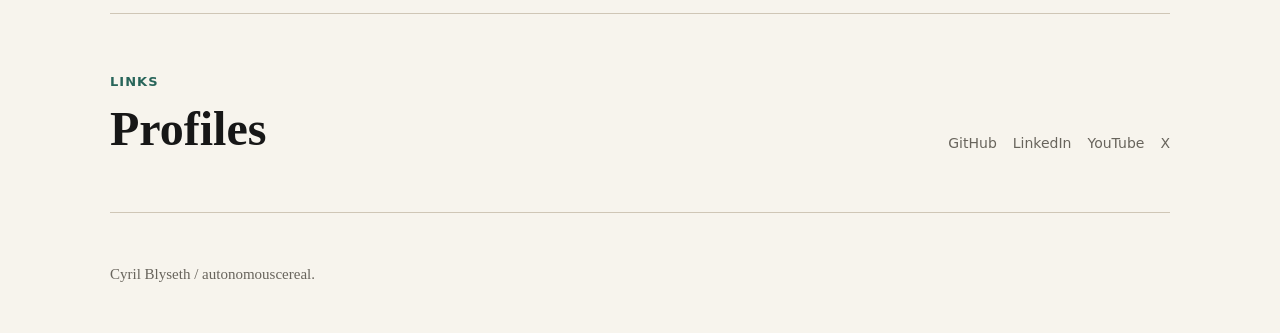
<file: version-a.html>
<!DOCTYPE html>
<html lang="en">
<head>
  <meta charset="UTF-8">
  <meta name="viewport" content="width=device-width, initial-scale=1.0">
  <title>Cyril Blyseth | Portfolio</title>
  <meta name="description" content="Cyril Blyseth portfolio: AI, cybersecurity, CI/CD automation, SOC/NOC operations, local AI tools, model systems, and automation projects.">
  <meta name="author" content="Cyril Blyseth">
  <meta name="keywords" content="Cyril Blyseth, autonomouscereal, AI, cybersecurity automation, CI/CD security, SOC, NOC, DevOps, local AI, agentic IT, OmniCoder, Void">
  <meta name="robots" content="noindex, follow">
  <meta name="theme-color" content="#f7f4ed">
  <link rel="canonical" href="https://autonomouscereal.github.io/autonomouscereal/">
  <link rel="icon" href="favicon.svg?v=3" type="image/svg+xml">
  <link rel="stylesheet" href="styles.css">
  <link rel="me" href="https://github.com/autonomouscereal">
  <link rel="me" href="https://www.linkedin.com/in/cyril-blyseth-3b1a37158">
  <link rel="me" href="https://www.youtube.com/@CyrilBlyseth">
  <link rel="me" href="https://x.com/cyrilismyname">

  <meta property="og:type" content="profile">
  <meta property="og:title" content="Cyril Blyseth | Portfolio">
  <meta property="og:description" content="AI, cybersecurity, CI/CD automation, SOC/NOC operations, local AI tools, model systems, and automation projects.">
  <meta property="og:url" content="https://autonomouscereal.github.io/autonomouscereal/">
  <meta property="og:site_name" content="Cyril Blyseth">
  <meta property="og:image" content="https://autonomouscereal.github.io/autonomouscereal/social-preview.png">
  <meta property="og:image:alt" content="Cyril Blyseth portfolio.">
  <meta property="og:image:width" content="1200">
  <meta property="og:image:height" content="630">
  <meta property="profile:first_name" content="Cyril">
  <meta property="profile:last_name" content="Blyseth">

  <meta name="twitter:card" content="summary">
  <meta name="twitter:title" content="Cyril Blyseth | Portfolio">
  <meta name="twitter:description" content="AI, cybersecurity, CI/CD automation, SOC/NOC operations, local AI tools, model systems, and automation projects.">
  <meta name="twitter:image" content="https://autonomouscereal.github.io/autonomouscereal/social-preview.png">
  <meta name="twitter:image:alt" content="Cyril Blyseth portfolio.">
  <meta name="twitter:site" content="@cyrilismyname">
  <meta name="twitter:creator" content="@cyrilismyname">

  <script type="application/ld+json">
  {
    "@context": "https://schema.org",
    "@type": "Person",
    "name": "Cyril Blyseth",
    "alternateName": "autonomouscereal",
    "url": "https://autonomouscereal.github.io/autonomouscereal/",
    "jobTitle": "Software Engineer",
    "description": "Software engineer working on AI, cybersecurity automation, CI/CD security, SOC/NOC automation, local AI tools, agentic IT, and model systems.",
    "knowsAbout": [
      "AI",
      "cybersecurity automation",
      "CI/CD security",
      "SOC automation",
      "NOC operations",
      "DevOps",
      "local AI",
      "agentic IT",
      "multimodal AI"
    ],
    "sameAs": [
      "https://github.com/autonomouscereal",
      "https://www.linkedin.com/in/cyril-blyseth-3b1a37158",
      "https://www.youtube.com/@CyrilBlyseth",
      "https://x.com/cyrilismyname",
      "https://github.com/autonomouscereal/Agentic-IT",
      "https://github.com/autonomouscereal/omnicoder_0.1.0",
      "https://github.com/autonomouscereal/Void-Local-LLM-Wrapper"
    ]
  }
  </script>
</head>
<body>
  <header class="site-header">
    <div class="wrap nav">
      <a class="brand" href="#top" aria-label="Cyril Blyseth home">Cyril Blyseth</a>
      <nav class="nav-links" aria-label="Primary navigation">
        <a href="#experience">Experience</a>
        <a href="#projects">Projects</a>
        <a href="blog/">Writing</a>
        <a href="#ideas">Ideas</a>
        <a href="#links">Links</a>
      </nav>
    </div>
  </header>

  <main id="top">
    <section class="wrap hero resume-hero">
      <p class="eyebrow">Portfolio</p>
      <h1>Cyril Blyseth</h1>
      <p class="lead">
        I build hard systems. Most of my work has been automation:
        security automation, CI/CD scanning, SOC/NOC processes, OCR workflows,
        local AI tools, and agent systems that make work easier for the whole team.
      </p>
      <p>
        I like difficult problems when they turn into something useful. I have worked
        in finance automation, state government operations, cybersecurity, DevOps,
        federal contracting, AI tooling, and a lot of personal research projects.
      </p>
    </section>

    <section class="wrap section stats-section" aria-label="Stats">
      <div class="stat-grid">
        <article>
          <span>Current</span>
          <strong>Titan Technologies / Zen Strategics</strong>
          <p>AI, cybersecurity, and CI/CD automation contracting work.</p>
        </article>
        <article>
          <span>Experience</span>
          <strong>SimpleFi / Montana SITSD / Titan/Zen</strong>
          <p>Finance automation, SOC/NOC/DevOps, security review, AI systems.</p>
        </article>
        <article>
          <span>Education</span>
          <strong>BS CS / MS Data Science & Analytics</strong>
          <p>Computer science degree completed; graduate data science work.</p>
        </article>
        <article>
          <span>Certs</span>
          <strong>SANS GSEC, GSLC / ITIL v4 / Project+</strong>
          <p>Security, leadership, service management, and project foundations.</p>
        </article>
      </div>
    </section>

    <section class="wrap section" id="experience">
      <div class="section-head">
        <p class="eyebrow">Experience</p>
        <h2>Job history</h2>
      </div>

      <div class="resume-list">
        <article>
          <div class="resume-meta">
            <span>2023-current</span>
            <strong>Titan Technologies / Zen Strategics</strong>
          </div>
          <div>
            <h3>AI, cybersecurity, and CI/CD automation</h3>
            <ul>
              <li>Built and improved automated CI/CD security code review processes.</li>
              <li>Used Semgrep, SonarQube, and manual SAST review for code scanning and security evaluation.</li>
              <li>Created automation around repository ingestion, scanning, CVE/KEV correlation, and report prioritization.</li>
              <li>Worked on technical advisory review for security, AI, and ML risk.</li>
              <li>Helped improve intake and review flow for software and technical requests.</li>
              <li>Worked on AI systems for training workflows and SharePoint documentation translation.</li>
            </ul>
          </div>
        </article>

        <article>
          <div class="resume-meta">
            <span>2018-2023</span>
            <strong>State of Montana DOA / SITSD</strong>
          </div>
          <div>
            <h3>SOC/NOC/DevOps supervisor and cybersecurity analyst</h3>
            <ul>
              <li>Led an 11-14 person SOC/NOC/DevOps operation supporting 30k+ users and devices.</li>
              <li>Automated phishing workflows, IOC ingestion, outage reporting, VPN setup steps, and alerting workflows.</li>
              <li>Worked with Splunk, Palo Alto logs, SentinelOne, Nessus, Tenable.io, patching, dashboards, and network monitoring.</li>
              <li>One of three founding members of the JCSOC effort across Montana, North Dakota, and South Dakota.</li>
              <li>Built the State of Montana incident response manual for critical services and emergency processes.</li>
              <li>Rebuilt change management and firewall access request intake so requests were cleaner, routed correctly, and approved at the right layers.</li>
              <li>Helped build CMDB practices, ran technical architecture review, and handled enterprise security/process work.</li>
            </ul>
          </div>
        </article>

        <article>
          <div class="resume-meta">
          <span>2014-2018</span>
            <strong>Programmer / Senior QA</strong>
          </div>
          <div>
            <h3>OCR, underwriting automation, and financial analysis</h3>
            <ul>
              <li>Built OCR automation for bank statements and pay stubs.</li>
              <li>Automated onboarding and financial analysis workflows for identity, income, expenses, and cash flow.</li>
              <li>Built budgeting work that classified and clustered spending patterns from bank statements.</li>
              <li>Worked with Spring/MVC systems, databases, QA, bug fixing, interfaces, and user requirement translation.</li>
              <li>Removed manual spreadsheet/data-entry work from underwriting processes.</li>
            </ul>
          </div>
        </article>
      </div>
    </section>

    <section class="wrap section" id="projects">
      <div class="section-head">
        <p class="eyebrow">Projects</p>
        <h2>Public and personal work</h2>
      </div>

      <div class="project-list">
        <article class="project-row">
          <div class="project-meta">
            <span>Agentic IT</span>
            <a href="https://github.com/autonomouscereal/Agentic-IT" target="_blank" rel="noreferrer">Repo</a>
          </div>
          <div class="project-body">
            <h3>Agentic IT / autonomous enterprise operations</h3>
            <p>
              Local/private agent system for IT, SOC, CI/CD, IAM, email, tickets, alerts,
              approvals, workflows, postmortems, and tool integrations.
            </p>
            <ul>
              <li>Includes reference work around iTop, Wazuh, Zeek, Suricata, Mailcow, Keycloak, GitLab, scanners, and local/cloud model routing.</li>
              <li>Built around agents working tickets and requests with approvals, access requests, notes, evidence, and follow-up.</li>
              <li>SOC/IT is the first test area because it includes alerts, tickets, identity, approvals, logs, evidence, and remediation.</li>
            </ul>
          </div>
        </article>

        <article class="project-row">
          <div class="project-meta">
            <span>Older / superseded</span>
            <a href="https://github.com/autonomouscereal/Void-Local-LLM-Wrapper" target="_blank" rel="noreferrer">Repo</a>
          </div>
          <div class="project-body">
            <h3>Void / local AI execution wrapper</h3>
            <p>
              Older local AI wrapper/orchestrator for model calls, tools, RAG,
              code loops, media services, artifacts, review, and traces. It has
              been superseded by newer systems work.
            </p>
            <ul>
              <li>Built after DungeonGPT and earlier harness work taught me how much output shape matters.</li>
              <li>Designed around tools actually running, not just a model saying it did something.</li>
              <li>Keeps local/private AI workflows modular so different services and models can be swapped.</li>
            </ul>
          </div>
        </article>

        <article class="project-row">
          <div class="project-meta">
            <span>Model systems</span>
            <a href="https://github.com/autonomouscereal/omnicoder_0.1.0" target="_blank" rel="noreferrer">Repo</a>
          </div>
          <div class="project-body">
            <h3>OmniCoder / omnimodal model architecture</h3>
            <p>
              Omnimodal model architecture work across text, code, image,
              video, audio, structured artifacts, and tool/action traces.
            </p>
            <ul>
              <li>Sparse MoE, routing, memory, multimodal tokenization, verifier loops, reward scaffolds, and export paths.</li>
              <li>Runtime work includes ONNX, Core ML, DirectML, NNAPI-style paths, ExecuTorch, GGUF, MLC/TVM, mobile packaging, and provider benches.</li>
              <li>Public repo is an architecture and research base, not a finished model release.</li>
            </ul>
          </div>
        </article>

        <article class="project-row">
          <div class="project-meta">
            <span>Other systems</span>
          </div>
          <div class="project-body">
            <h3>Security, AI, and infrastructure tools</h3>
            <ul>
              <li>Agent credential lease software and encrypted password vaults.</li>
              <li>Custom OAuth system in Python.</li>
              <li>AI data filtering/security API to reduce exfiltration and prompt-injection risk.</li>
              <li>API wrappers around CLI tools including ffmpeg, RIFE, Bark TTS, Ollama-era tooling, and other media/model utilities.</li>
              <li>Terraform utility for agents to manage autoscaling, deployments, task queues, and related infrastructure work.</li>
              <li>OCR tools, TTS tools, automatic video creation flows, prediction/statistical models, and many smaller builds.</li>
            </ul>
          </div>
        </article>
      </div>
    </section>

    <section class="wrap section writing-preview">
      <div class="section-head">
        <p class="eyebrow">Writing</p>
        <h2>Posts and notes</h2>
      </div>

      <div class="post-list">
        <a class="post-link" href="blog/agentic-operations-control-plane.html">
          <span>June 2026</span>
          <strong>Agentic IT: what I am actually building</strong>
          <p>More detail on the Agentic IT project and the SOC/IT proof domain.</p>
        </a>
        <a class="post-link" href="blog/from-ocr-to-agents.html">
          <span>June 2026</span>
          <strong>Background notes</strong>
          <p>More detail on SimpleFi, Montana SITSD, current work, and older personal projects.</p>
        </a>
        <a class="post-link" href="blog/local-ai-that-does-real-work.html">
          <span>June 2026</span>
          <strong>Void: local AI execution notes</strong>
          <p>Older notes on Void and local AI orchestration.</p>
        </a>
        <a class="post-link" href="blog/omnicoder-model-systems-notes.html">
          <span>June 2026</span>
          <strong>OmniCoder: model systems notes</strong>
          <p>Notes on the omnimodal model architecture work.</p>
        </a>
        <a class="post-link" href="blog/secure-cicd-ai-review.html">
          <span>June 2026</span>
          <strong>Secure CI/CD review workflow</strong>
          <p>Notes on SAST, scanner evidence, review flow, and gates.</p>
        </a>
      </div>
    </section>

    <section class="wrap section" id="ideas">
      <div class="section-head">
        <p class="eyebrow">Ideas</p>
        <h2>Short version</h2>
      </div>
      <div class="plain-list">
        <p>AI is going to change how people interact with computers. A lot of office work becomes managing agents instead of manually driving every app.</p>
        <p>Edge AI matters. Devices keep getting better and models keep getting smaller and more efficient.</p>
        <p>Multimodal agents are the future. Text-only chat is useful, but real work touches code, screenshots, logs, documents, video, audio, tools, and systems.</p>
        <p>SaaS is going to get squeezed because agents will make custom internal software easier to build and maintain.</p>
        <p>AI does not need to be sentient for the practical impact to be huge. Capability matters more than the semantics.</p>
      </div>
    </section>

    <section class="wrap section" id="old-stuff">
      <div class="section-head">
        <p class="eyebrow">Older stuff</p>
        <h2>Older builds</h2>
      </div>
      <div class="plain-list">
        <p>Built a Bayesian/Markov chatbot before the current transformer/LLM wave.</p>
        <p>Built DungeonGPT, game bots, game engines, calculator programs, a C# browser with history and Flash support, a COSMOS-based OS project, and my own programming language.</p>
        <p>Did security and reverse-engineering projects when I was younger: hacked clients, memory injection, jailbreaking early iPods/iPhones/PSP, and BackTrack-era learning.</p>
        <p>Built hardware projects: PCs/servers, ESP32/Raspberry Pi projects, an MTG deckbox that opens/closes and plays sound, a recliner-based scorpion chair, and an Alienware M18x GPU/heatsink modification.</p>
        <p>Opened a public PR around NVIDIA Triton Inference Server tutorials. I was also a high-school CS TA, tutored programming/SQL/.NET/Java, and picked up programming/math awards when I was younger.</p>
      </div>
    </section>

    <section class="wrap section compact" id="links">
      <div>
        <p class="eyebrow">Links</p>
        <h2>Profiles</h2>
      </div>
      <div class="link-grid" aria-label="External links">
        <a href="https://github.com/autonomouscereal" target="_blank" rel="noreferrer">GitHub</a>
        <a href="https://www.linkedin.com/in/cyril-blyseth-3b1a37158" target="_blank" rel="noreferrer">LinkedIn</a>
        <a href="https://www.youtube.com/@CyrilBlyseth" target="_blank" rel="noreferrer">YouTube</a>
        <a href="https://x.com/cyrilismyname" target="_blank" rel="noreferrer">X</a>
      </div>
    </section>
  </main>

  <footer class="site-footer">
    <div class="wrap">
      <p>Cyril Blyseth / autonomouscereal.</p>
    </div>
  </footer>
</body>
</html>
</file>
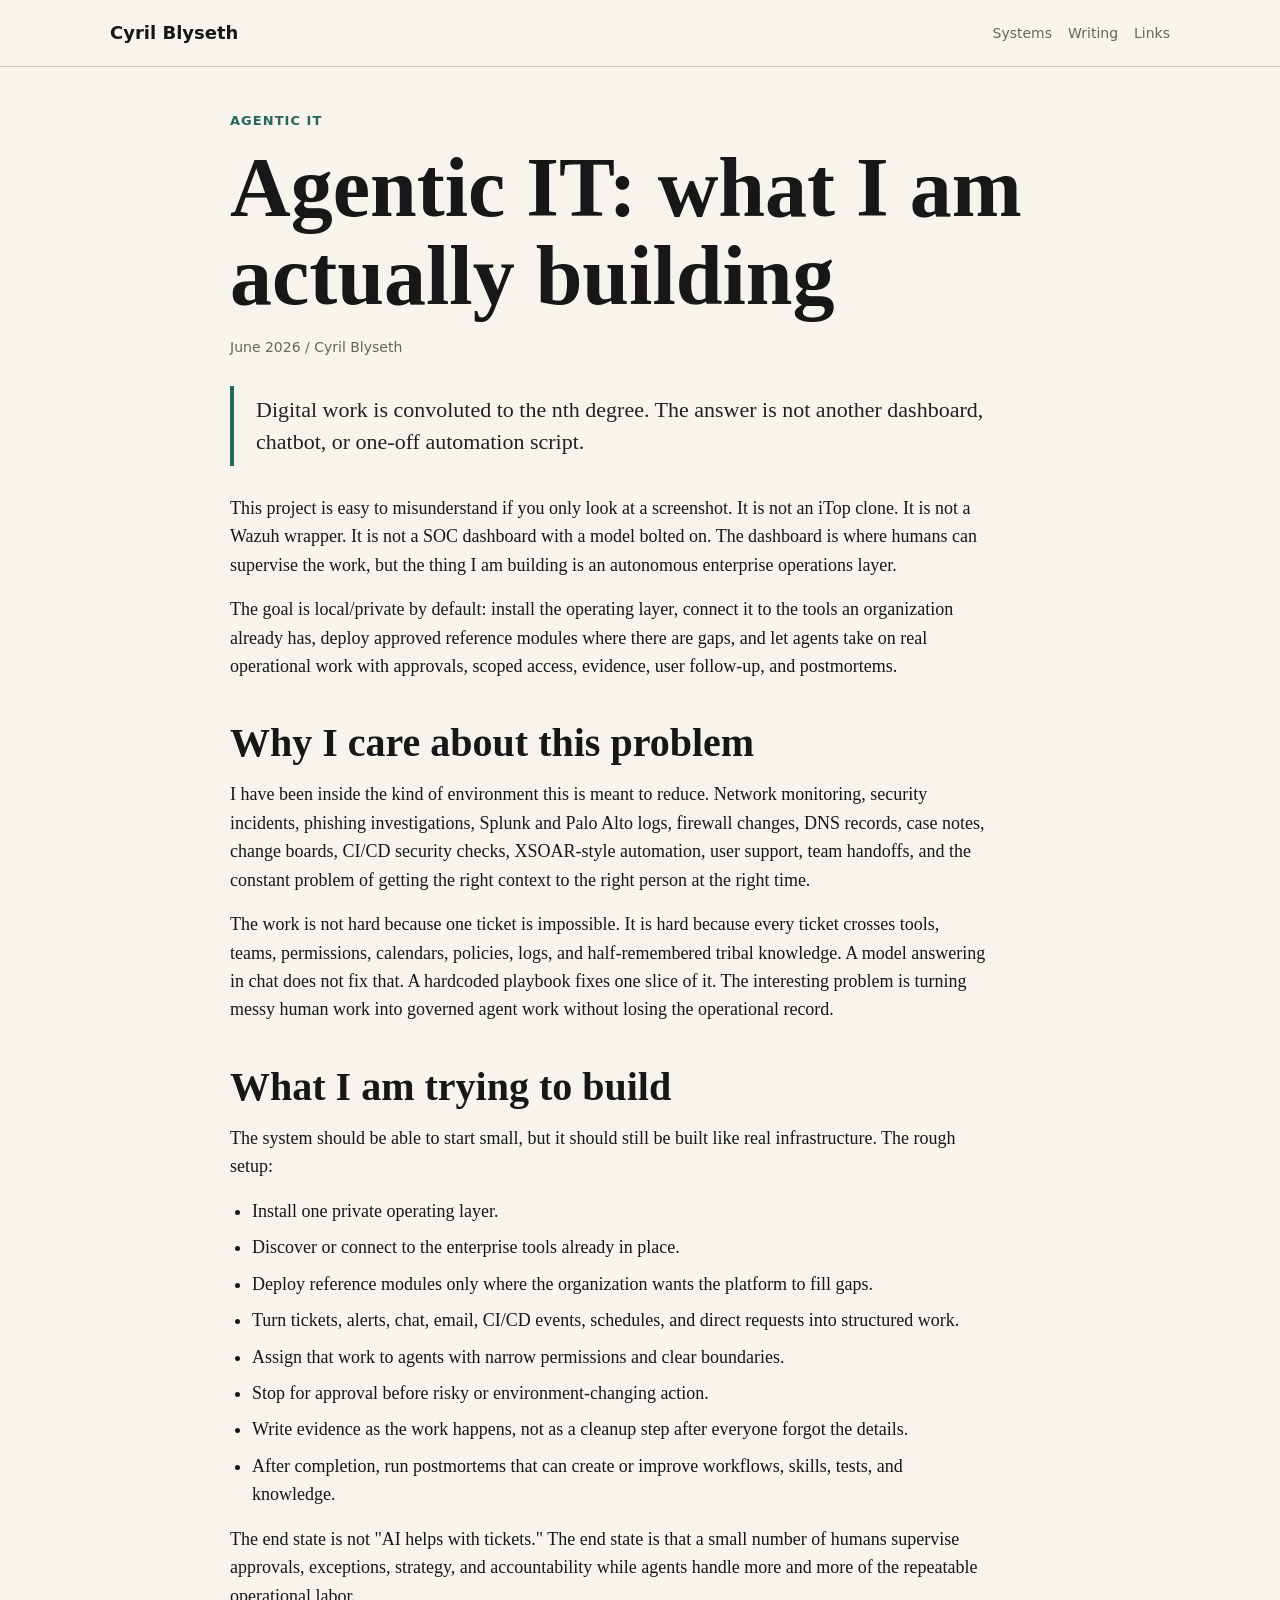
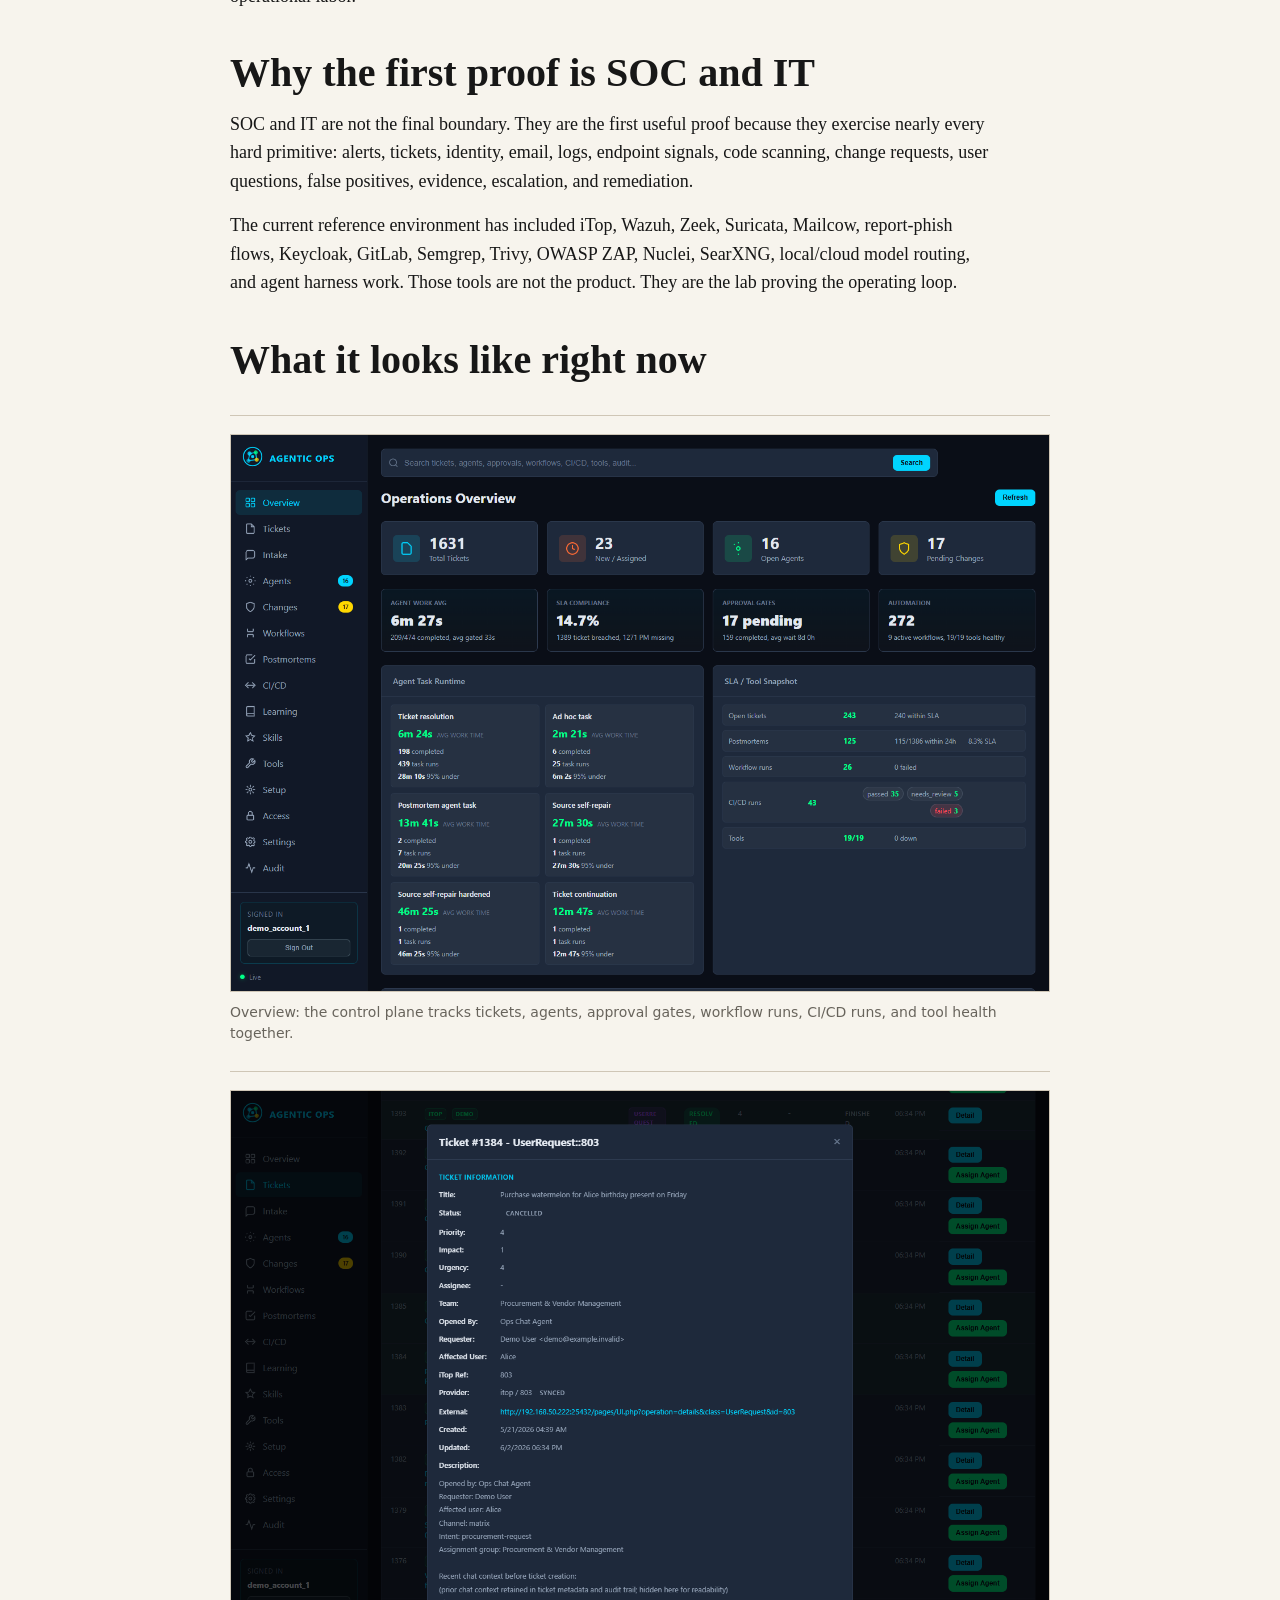
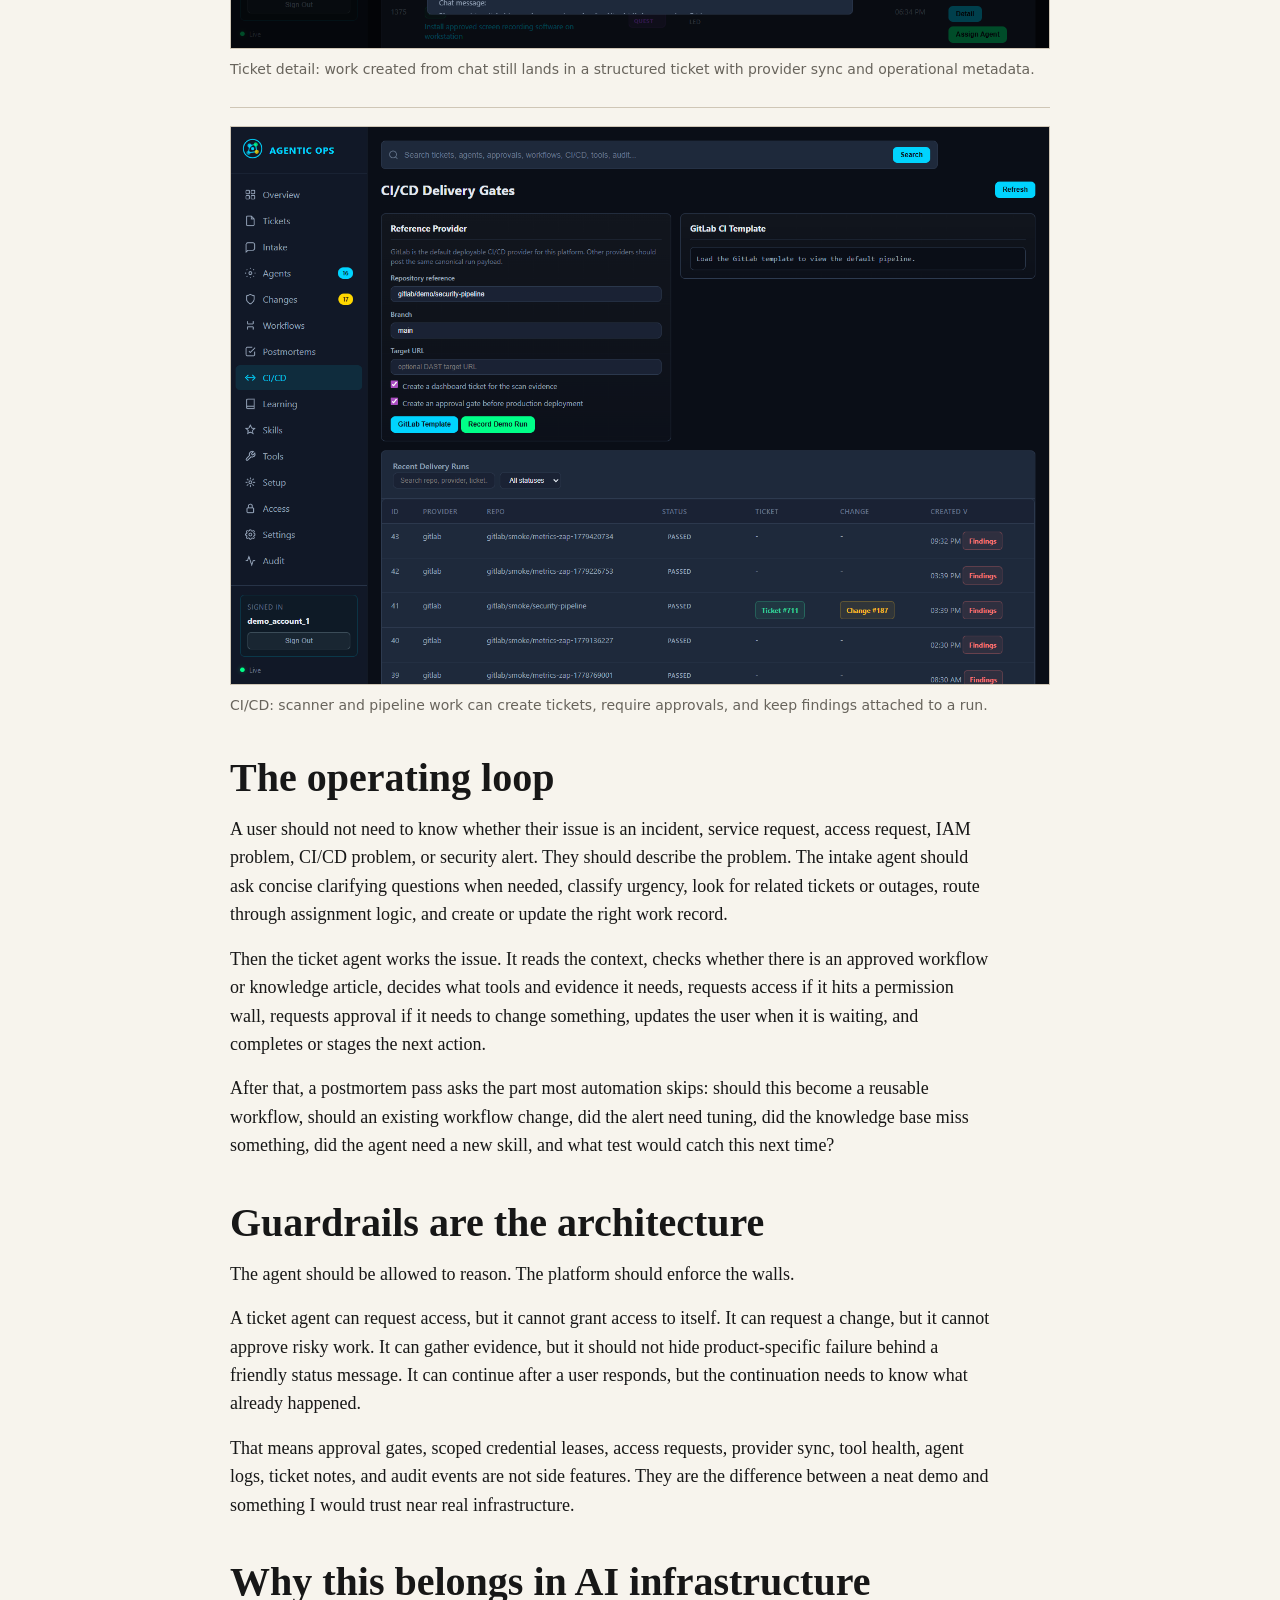
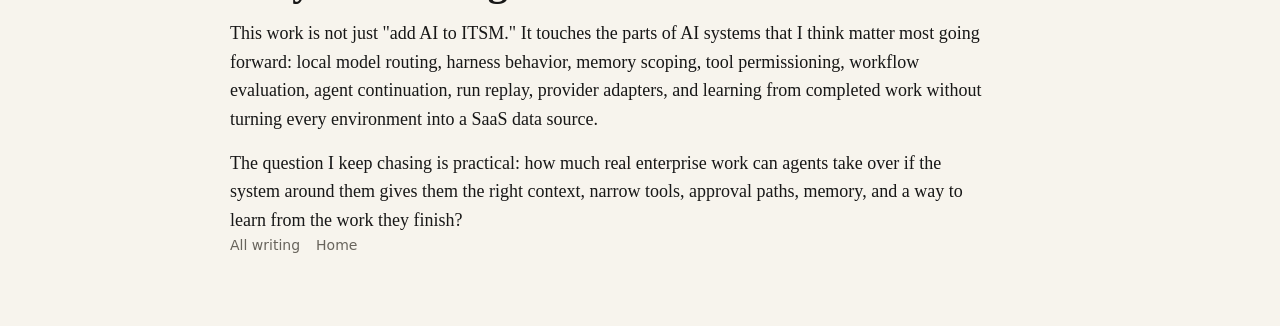
<file: blog/agentic-operations-control-plane.html>
<!DOCTYPE html>
<html lang="en">
<head>
  <meta charset="UTF-8">
  <meta name="viewport" content="width=device-width, initial-scale=1.0">
  <title>Agentic IT: what I am actually building | Cyril Blyseth</title>
  <meta name="description" content="A technical note by Cyril Blyseth on Agentic IT: local/private enterprise operations automation, governed agents, approvals, evidence, postmortems, and reusable workflows.">
  <meta name="robots" content="index, follow">
  <meta name="theme-color" content="#f7f4ed">
  <link rel="icon" href="../favicon.svg?v=3" type="image/svg+xml">
  <link rel="stylesheet" href="../styles.css">
</head>
<body>
  <header class="site-header">
    <div class="wrap nav">
      <a class="brand" href="../">Cyril Blyseth</a>
      <nav class="nav-links" aria-label="Primary navigation">
        <a href="../#systems">Systems</a>
        <a href="./">Writing</a>
        <a href="../#links">Links</a>
      </nav>
    </div>
  </header>

  <main class="blog-shell">
    <article class="article">
      <p class="eyebrow">Agentic IT</p>
      <h1>Agentic IT: what I am actually building</h1>
      <p class="byline">June 2026 / Cyril Blyseth</p>

      <blockquote>
        Digital work is convoluted to the nth degree. The answer is not another dashboard, chatbot, or one-off automation script.
      </blockquote>

      <p>
        This project is easy to misunderstand if you only look at a screenshot. It is not an iTop clone. It is not a Wazuh wrapper. It is not a SOC dashboard with a model bolted on. The dashboard is where humans can supervise the work, but the thing I am building is an autonomous enterprise operations layer.
      </p>

      <p>
        The goal is local/private by default: install the operating layer, connect it to the tools an organization already has, deploy approved reference modules where there are gaps, and let agents take on real operational work with approvals, scoped access, evidence, user follow-up, and postmortems.
      </p>

      <h2>Why I care about this problem</h2>
      <p>
        I have been inside the kind of environment this is meant to reduce. Network monitoring, security incidents, phishing investigations, Splunk and Palo Alto logs, firewall changes, DNS records, case notes, change boards, CI/CD security checks, XSOAR-style automation, user support, team handoffs, and the constant problem of getting the right context to the right person at the right time.
      </p>

      <p>
        The work is not hard because one ticket is impossible. It is hard because every ticket crosses tools, teams, permissions, calendars, policies, logs, and half-remembered tribal knowledge. A model answering in chat does not fix that. A hardcoded playbook fixes one slice of it. The interesting problem is turning messy human work into governed agent work without losing the operational record.
      </p>

      <h2>What I am trying to build</h2>
      <p>
        The system should be able to start small, but it should still be built like real infrastructure. The rough setup:
      </p>

      <ul>
        <li>Install one private operating layer.</li>
        <li>Discover or connect to the enterprise tools already in place.</li>
        <li>Deploy reference modules only where the organization wants the platform to fill gaps.</li>
        <li>Turn tickets, alerts, chat, email, CI/CD events, schedules, and direct requests into structured work.</li>
        <li>Assign that work to agents with narrow permissions and clear boundaries.</li>
        <li>Stop for approval before risky or environment-changing action.</li>
        <li>Write evidence as the work happens, not as a cleanup step after everyone forgot the details.</li>
        <li>After completion, run postmortems that can create or improve workflows, skills, tests, and knowledge.</li>
      </ul>

      <p>
        The end state is not "AI helps with tickets." The end state is that a small number of humans supervise approvals, exceptions, strategy, and accountability while agents handle more and more of the repeatable operational labor.
      </p>

      <h2>Why the first proof is SOC and IT</h2>
      <p>
        SOC and IT are not the final boundary. They are the first useful proof because they exercise nearly every hard primitive: alerts, tickets, identity, email, logs, endpoint signals, code scanning, change requests, user questions, false positives, evidence, escalation, and remediation.
      </p>

      <p>
        The current reference environment has included iTop, Wazuh, Zeek, Suricata, Mailcow, report-phish flows, Keycloak, GitLab, Semgrep, Trivy, OWASP ZAP, Nuclei, SearXNG, local/cloud model routing, and agent harness work. Those tools are not the product. They are the lab proving the operating loop.
      </p>

      <h2>What it looks like right now</h2>
      <div class="proof-gallery" aria-label="Current Agentic IT build">
        <figure class="proof-card">
          <img src="../assets/proof/agentic-it-overview.png" alt="Agentic Ops overview showing operations metrics, agent task runtime, SLA snapshot, workflow runs, CI/CD runs, and tool health">
          <figcaption>Overview: the control plane tracks tickets, agents, approval gates, workflow runs, CI/CD runs, and tool health together.</figcaption>
        </figure>
        <figure class="proof-card">
          <img src="../assets/proof/agentic-it-ticket-evidence.png" alt="Agentic Ops ticket detail modal with requester, affected user, assignment group, provider sync, and ticket metadata">
          <figcaption>Ticket detail: work created from chat still lands in a structured ticket with provider sync and operational metadata.</figcaption>
        </figure>
        <figure class="proof-card">
          <img src="../assets/proof/agentic-it-cicd.png" alt="Agentic Ops CI/CD delivery gates page with GitLab pipeline controls, ticket creation, approval gates, and recent runs">
          <figcaption>CI/CD: scanner and pipeline work can create tickets, require approvals, and keep findings attached to a run.</figcaption>
        </figure>
      </div>

      <h2>The operating loop</h2>
      <p>
        A user should not need to know whether their issue is an incident, service request, access request, IAM problem, CI/CD problem, or security alert. They should describe the problem. The intake agent should ask concise clarifying questions when needed, classify urgency, look for related tickets or outages, route through assignment logic, and create or update the right work record.
      </p>

      <p>
        Then the ticket agent works the issue. It reads the context, checks whether there is an approved workflow or knowledge article, decides what tools and evidence it needs, requests access if it hits a permission wall, requests approval if it needs to change something, updates the user when it is waiting, and completes or stages the next action.
      </p>

      <p>
        After that, a postmortem pass asks the part most automation skips: should this become a reusable workflow, should an existing workflow change, did the alert need tuning, did the knowledge base miss something, did the agent need a new skill, and what test would catch this next time?
      </p>

      <h2>Guardrails are the architecture</h2>
      <p>
        The agent should be allowed to reason. The platform should enforce the walls.
      </p>

      <p>
        A ticket agent can request access, but it cannot grant access to itself. It can request a change, but it cannot approve risky work. It can gather evidence, but it should not hide product-specific failure behind a friendly status message. It can continue after a user responds, but the continuation needs to know what already happened.
      </p>

      <p>
        That means approval gates, scoped credential leases, access requests, provider sync, tool health, agent logs, ticket notes, and audit events are not side features. They are the difference between a neat demo and something I would trust near real infrastructure.
      </p>

      <h2>Why this belongs in AI infrastructure</h2>
      <p>
        This work is not just "add AI to ITSM." It touches the parts of AI systems that I think matter most going forward: local model routing, harness behavior, memory scoping, tool permissioning, workflow evaluation, agent continuation, run replay, provider adapters, and learning from completed work without turning every environment into a SaaS data source.
      </p>

      <p>
        The question I keep chasing is practical: how much real enterprise work can agents take over if the system around them gives them the right context, narrow tools, approval paths, memory, and a way to learn from the work they finish?
      </p>

      <nav class="post-nav" aria-label="Post navigation">
        <a href="./">All writing</a>
        <a href="../">Home</a>
      </nav>
    </article>
  </main>
</body>
</html>
</file>
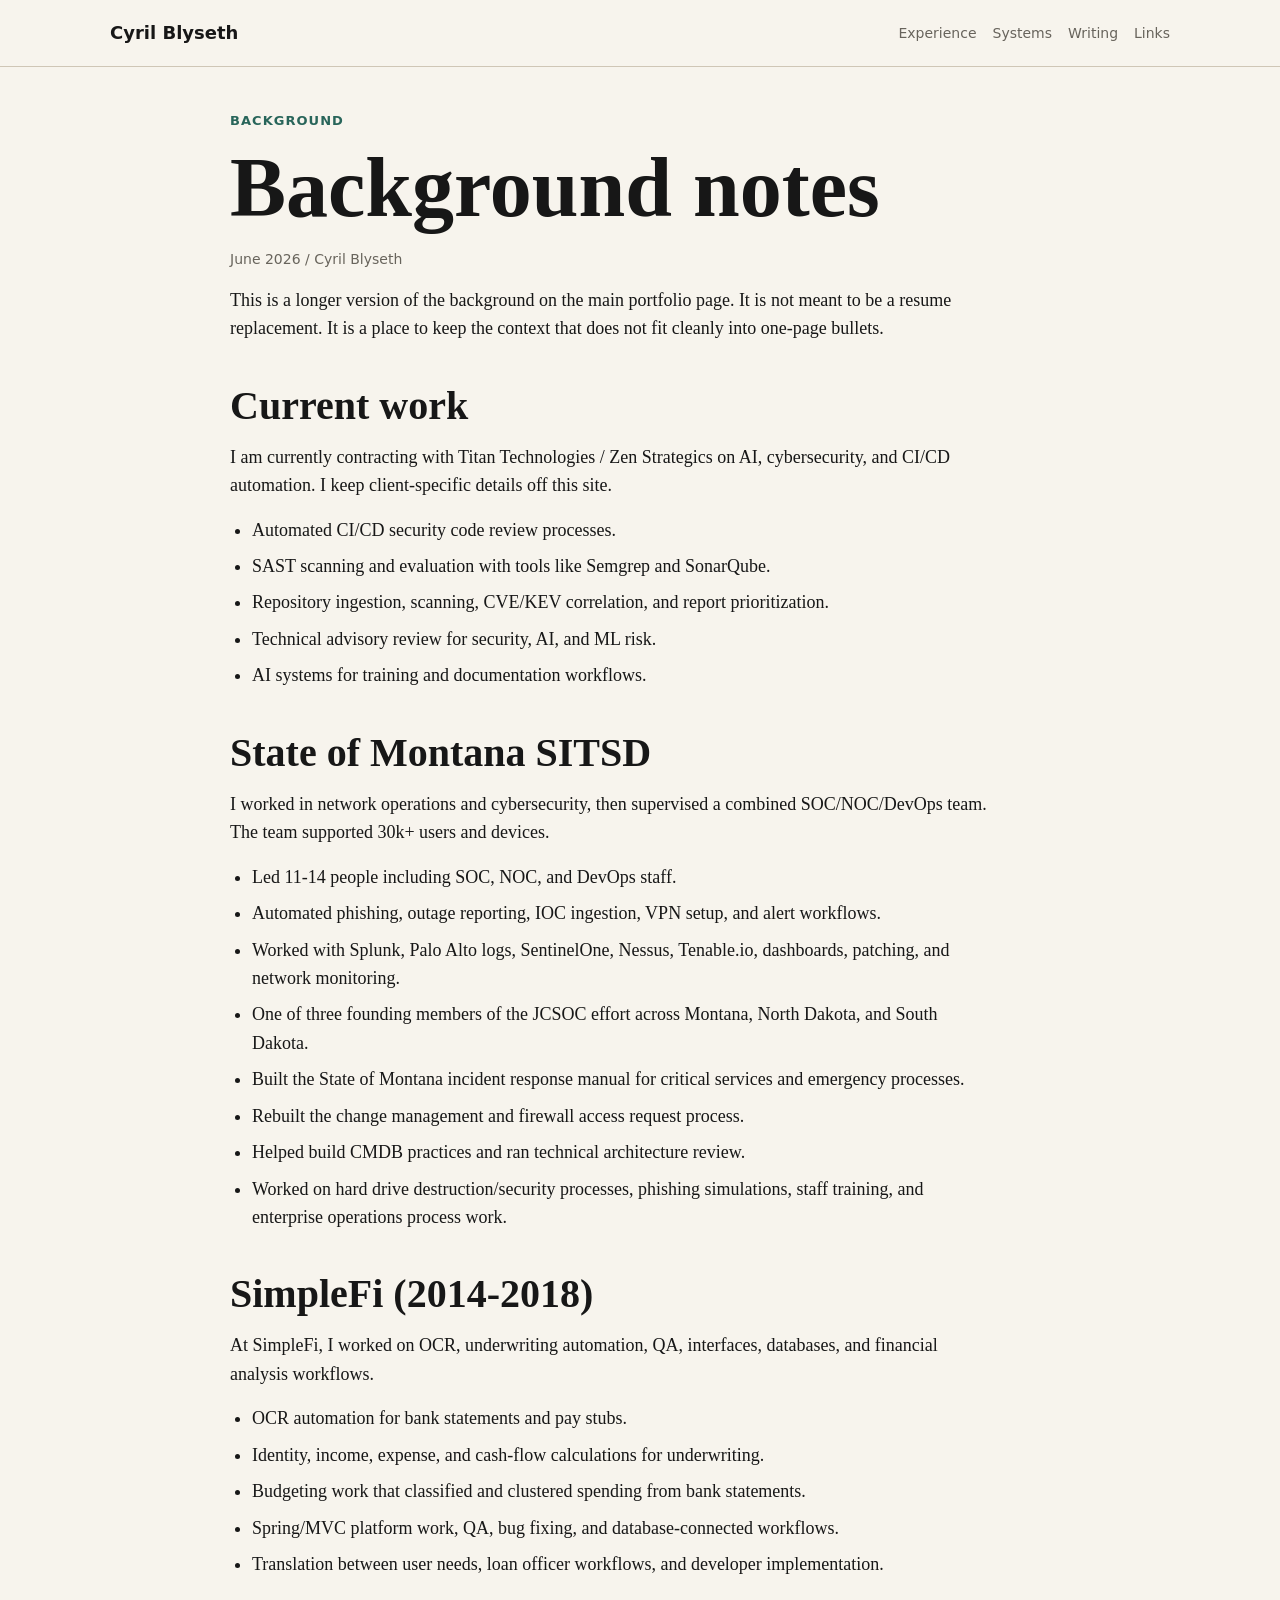
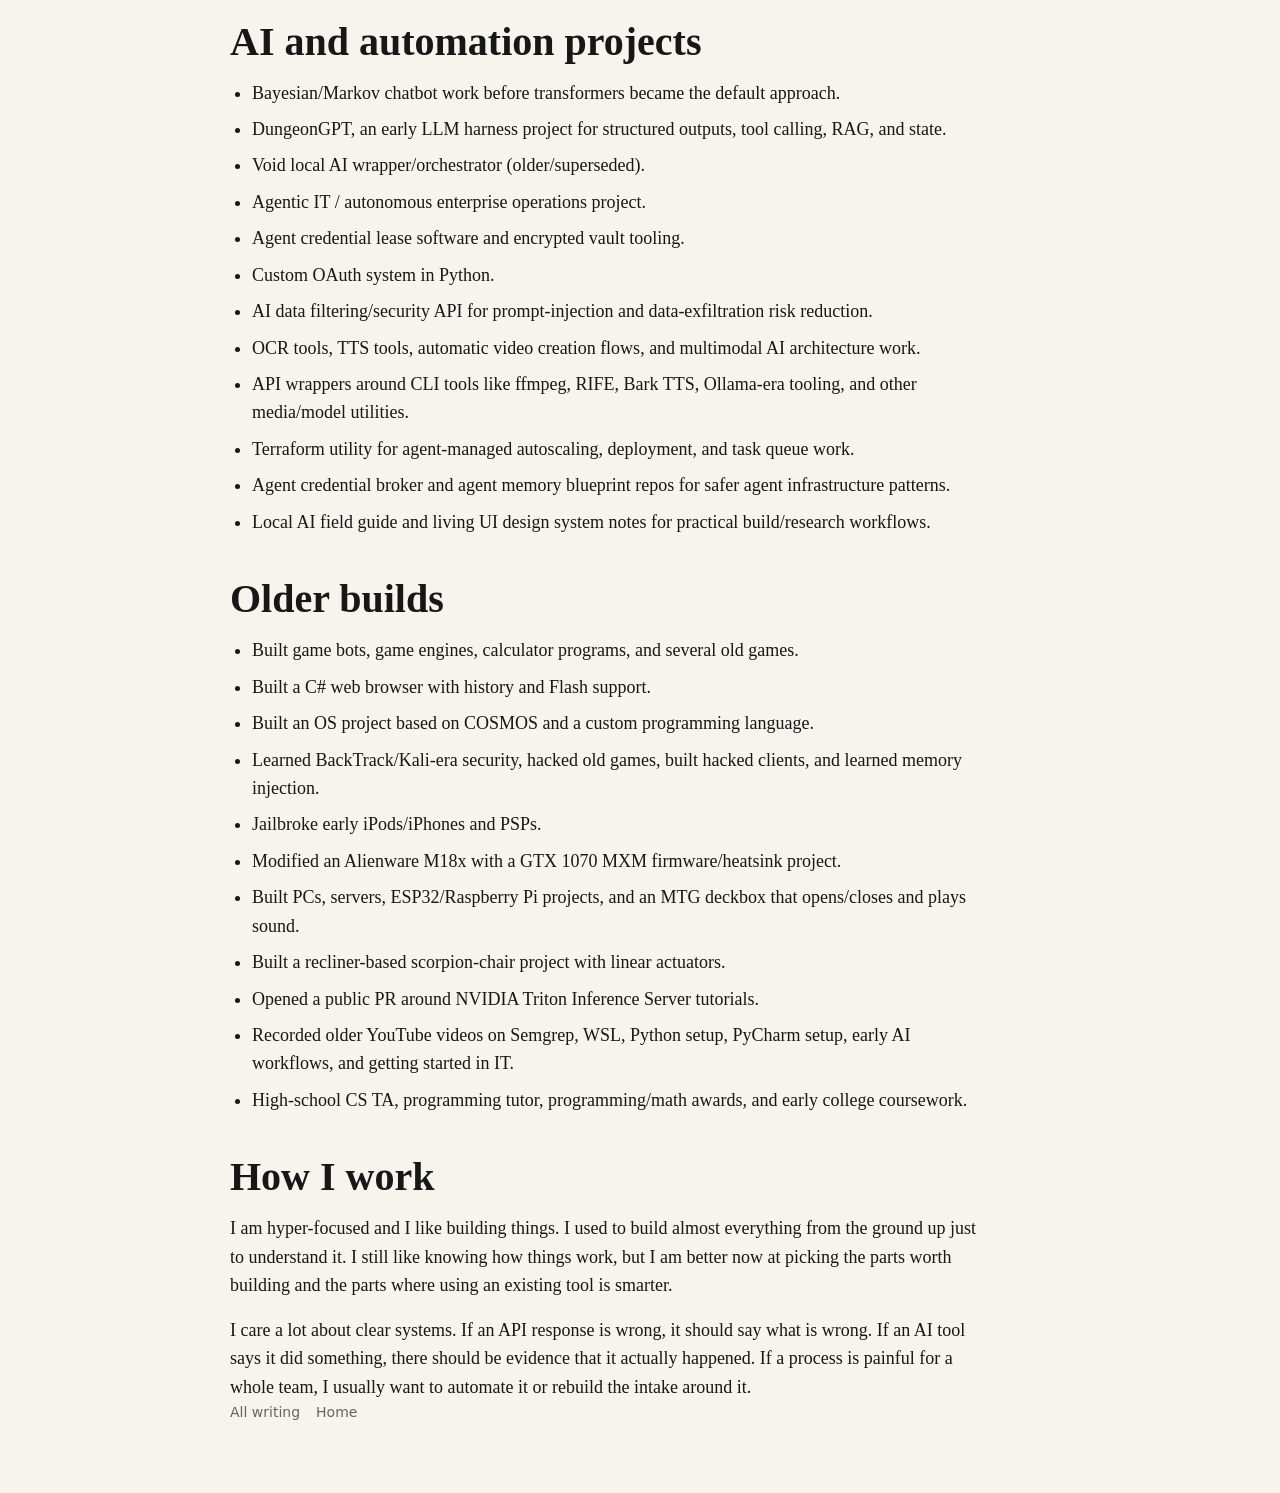
<file: blog/from-ocr-to-agents.html>
<!DOCTYPE html>
<html lang="en">
<head>
  <meta charset="UTF-8">
  <meta name="viewport" content="width=device-width, initial-scale=1.0">
  <title>Background notes | Cyril Blyseth</title>
  <meta name="description" content="Background notes for Cyril Blyseth: SimpleFi, Montana SITSD, current contracting work, personal AI projects, and older builds.">
  <meta name="robots" content="index, follow">
  <meta name="theme-color" content="#f7f4ed">
  <link rel="icon" href="../favicon.svg?v=3" type="image/svg+xml">
  <link rel="stylesheet" href="../styles.css">
</head>
<body>
  <header class="site-header">
    <div class="wrap nav">
      <a class="brand" href="../">Cyril Blyseth</a>
      <nav class="nav-links" aria-label="Primary navigation">
        <a href="../#experience">Experience</a>
        <a href="../#systems">Systems</a>
        <a href="./">Writing</a>
        <a href="../#links">Links</a>
      </nav>
    </div>
  </header>

  <main class="blog-shell">
    <article class="article">
      <p class="eyebrow">Background</p>
      <h1>Background notes</h1>
      <p class="byline">June 2026 / Cyril Blyseth</p>

      <p>
        This is a longer version of the background on the main portfolio page.
        It is not meant to be a resume replacement. It is a place to keep the
        context that does not fit cleanly into one-page bullets.
      </p>

      <h2>Current work</h2>
      <p>
        I am currently contracting with Titan Technologies / Zen Strategics on
        AI, cybersecurity, and CI/CD automation. I keep client-specific details
        off this site.
      </p>
      <ul>
        <li>Automated CI/CD security code review processes.</li>
        <li>SAST scanning and evaluation with tools like Semgrep and SonarQube.</li>
        <li>Repository ingestion, scanning, CVE/KEV correlation, and report prioritization.</li>
        <li>Technical advisory review for security, AI, and ML risk.</li>
        <li>AI systems for training and documentation workflows.</li>
      </ul>

      <h2>State of Montana SITSD</h2>
      <p>
        I worked in network operations and cybersecurity, then supervised a
        combined SOC/NOC/DevOps team. The team supported 30k+ users and devices.
      </p>
      <ul>
        <li>Led 11-14 people including SOC, NOC, and DevOps staff.</li>
        <li>Automated phishing, outage reporting, IOC ingestion, VPN setup, and alert workflows.</li>
        <li>Worked with Splunk, Palo Alto logs, SentinelOne, Nessus, Tenable.io, dashboards, patching, and network monitoring.</li>
        <li>One of three founding members of the JCSOC effort across Montana, North Dakota, and South Dakota.</li>
        <li>Built the State of Montana incident response manual for critical services and emergency processes.</li>
        <li>Rebuilt the change management and firewall access request process.</li>
        <li>Helped build CMDB practices and ran technical architecture review.</li>
        <li>Worked on hard drive destruction/security processes, phishing simulations, staff training, and enterprise operations process work.</li>
      </ul>

      <h2>SimpleFi (2014-2018)</h2>
      <p>
        At SimpleFi, I worked on OCR, underwriting automation, QA, interfaces,
        databases, and financial analysis workflows.
      </p>
      <ul>
        <li>OCR automation for bank statements and pay stubs.</li>
        <li>Identity, income, expense, and cash-flow calculations for underwriting.</li>
        <li>Budgeting work that classified and clustered spending from bank statements.</li>
        <li>Spring/MVC platform work, QA, bug fixing, and database-connected workflows.</li>
        <li>Translation between user needs, loan officer workflows, and developer implementation.</li>
      </ul>

      <h2>AI and automation projects</h2>
      <ul>
        <li>Bayesian/Markov chatbot work before transformers became the default approach.</li>
        <li>DungeonGPT, an early LLM harness project for structured outputs, tool calling, RAG, and state.</li>
        <li>Void local AI wrapper/orchestrator (older/superseded).</li>
        <li>Agentic IT / autonomous enterprise operations project.</li>
        <li>Agent credential lease software and encrypted vault tooling.</li>
        <li>Custom OAuth system in Python.</li>
        <li>AI data filtering/security API for prompt-injection and data-exfiltration risk reduction.</li>
        <li>OCR tools, TTS tools, automatic video creation flows, and multimodal AI architecture work.</li>
        <li>API wrappers around CLI tools like ffmpeg, RIFE, Bark TTS, Ollama-era tooling, and other media/model utilities.</li>
        <li>Terraform utility for agent-managed autoscaling, deployment, and task queue work.</li>
        <li>Agent credential broker and agent memory blueprint repos for safer agent infrastructure patterns.</li>
        <li>Local AI field guide and living UI design system notes for practical build/research workflows.</li>
      </ul>

      <h2>Older builds</h2>
      <ul>
        <li>Built game bots, game engines, calculator programs, and several old games.</li>
        <li>Built a C# web browser with history and Flash support.</li>
        <li>Built an OS project based on COSMOS and a custom programming language.</li>
        <li>Learned BackTrack/Kali-era security, hacked old games, built hacked clients, and learned memory injection.</li>
        <li>Jailbroke early iPods/iPhones and PSPs.</li>
        <li>Modified an Alienware M18x with a GTX 1070 MXM firmware/heatsink project.</li>
        <li>Built PCs, servers, ESP32/Raspberry Pi projects, and an MTG deckbox that opens/closes and plays sound.</li>
        <li>Built a recliner-based scorpion-chair project with linear actuators.</li>
        <li>Opened a public PR around NVIDIA Triton Inference Server tutorials.</li>
        <li>Recorded older YouTube videos on Semgrep, WSL, Python setup, PyCharm setup, early AI workflows, and getting started in IT.</li>
        <li>High-school CS TA, programming tutor, programming/math awards, and early college coursework.</li>
      </ul>

      <h2>How I work</h2>
      <p>
        I am hyper-focused and I like building things. I used to build almost
        everything from the ground up just to understand it. I still like knowing
        how things work, but I am better now at picking the parts worth building
        and the parts where using an existing tool is smarter.
      </p>
      <p>
        I care a lot about clear systems. If an API response is wrong, it should
        say what is wrong. If an AI tool says it did something, there should be
        evidence that it actually happened. If a process is painful for a whole
        team, I usually want to automate it or rebuild the intake around it.
      </p>

      <nav class="post-nav" aria-label="Post navigation">
        <a href="./">All writing</a>
        <a href="../">Home</a>
      </nav>
    </article>
  </main>
</body>
</html>
</file>
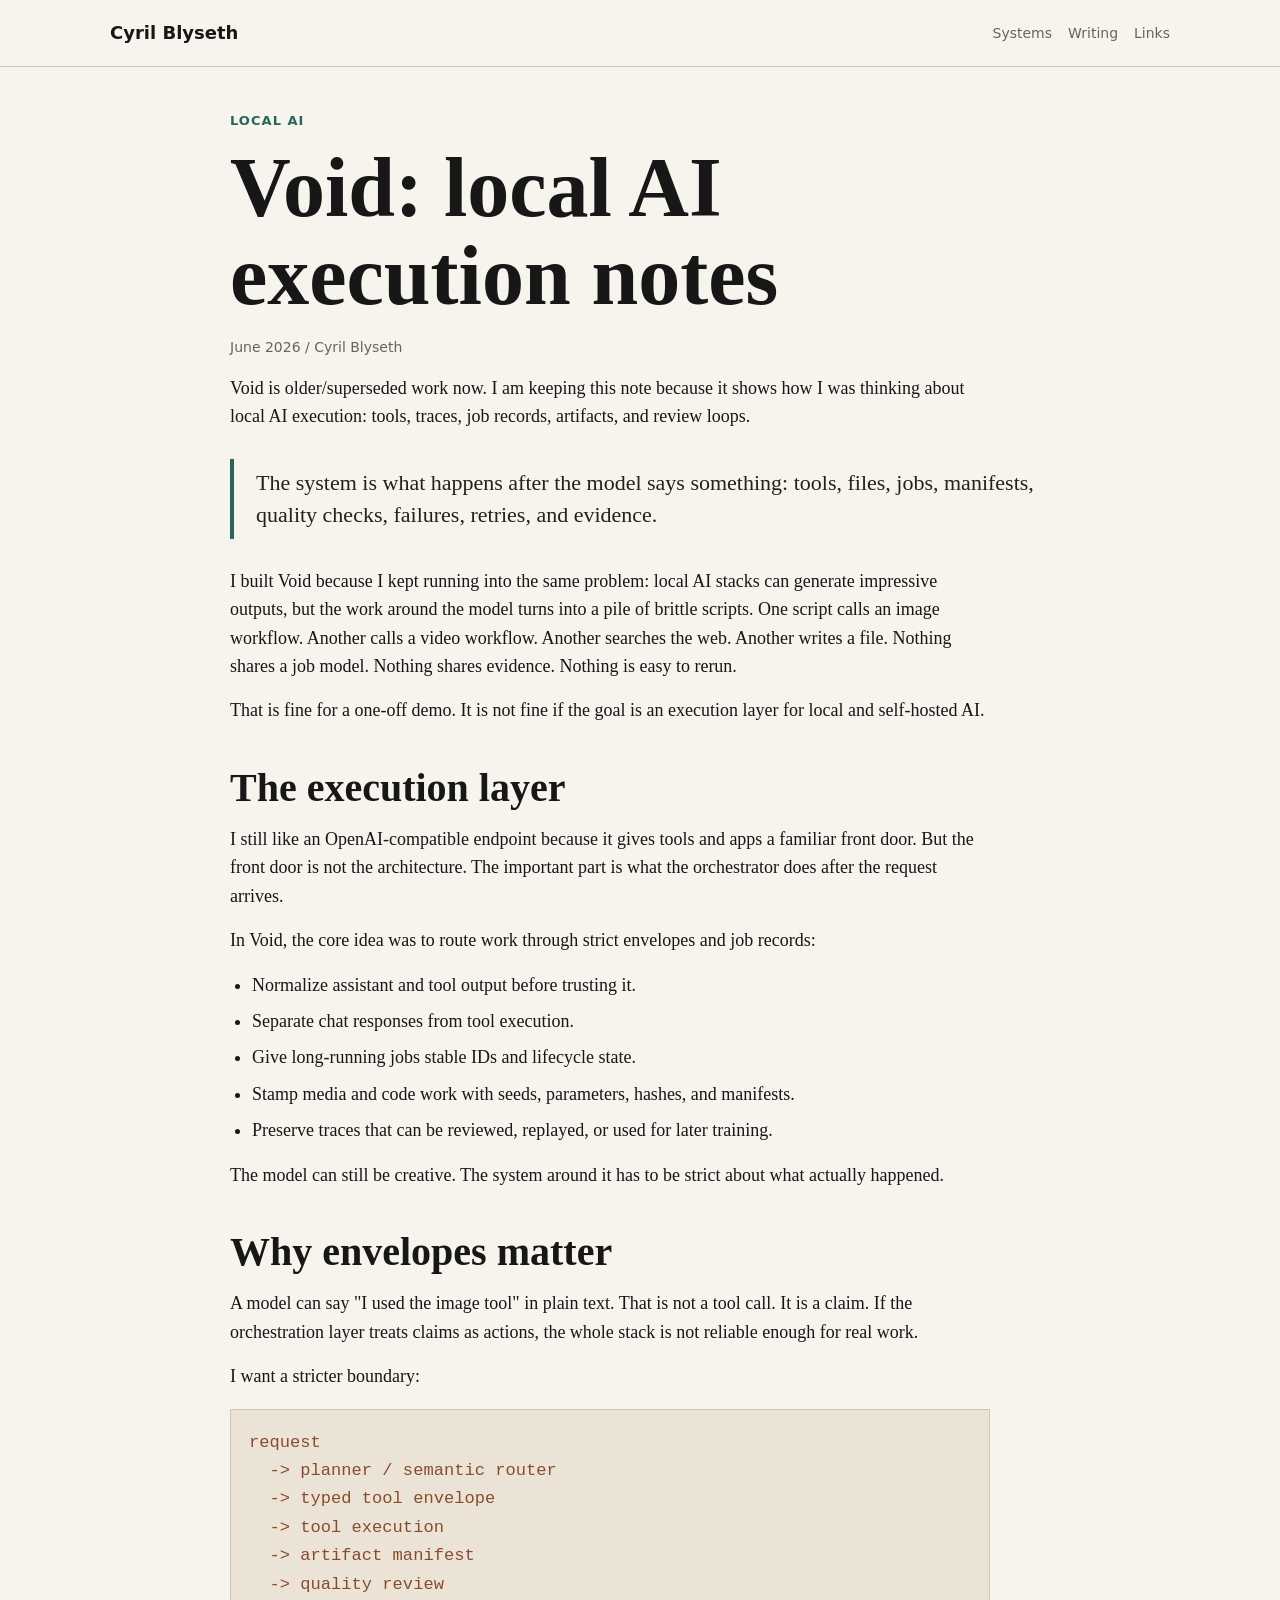
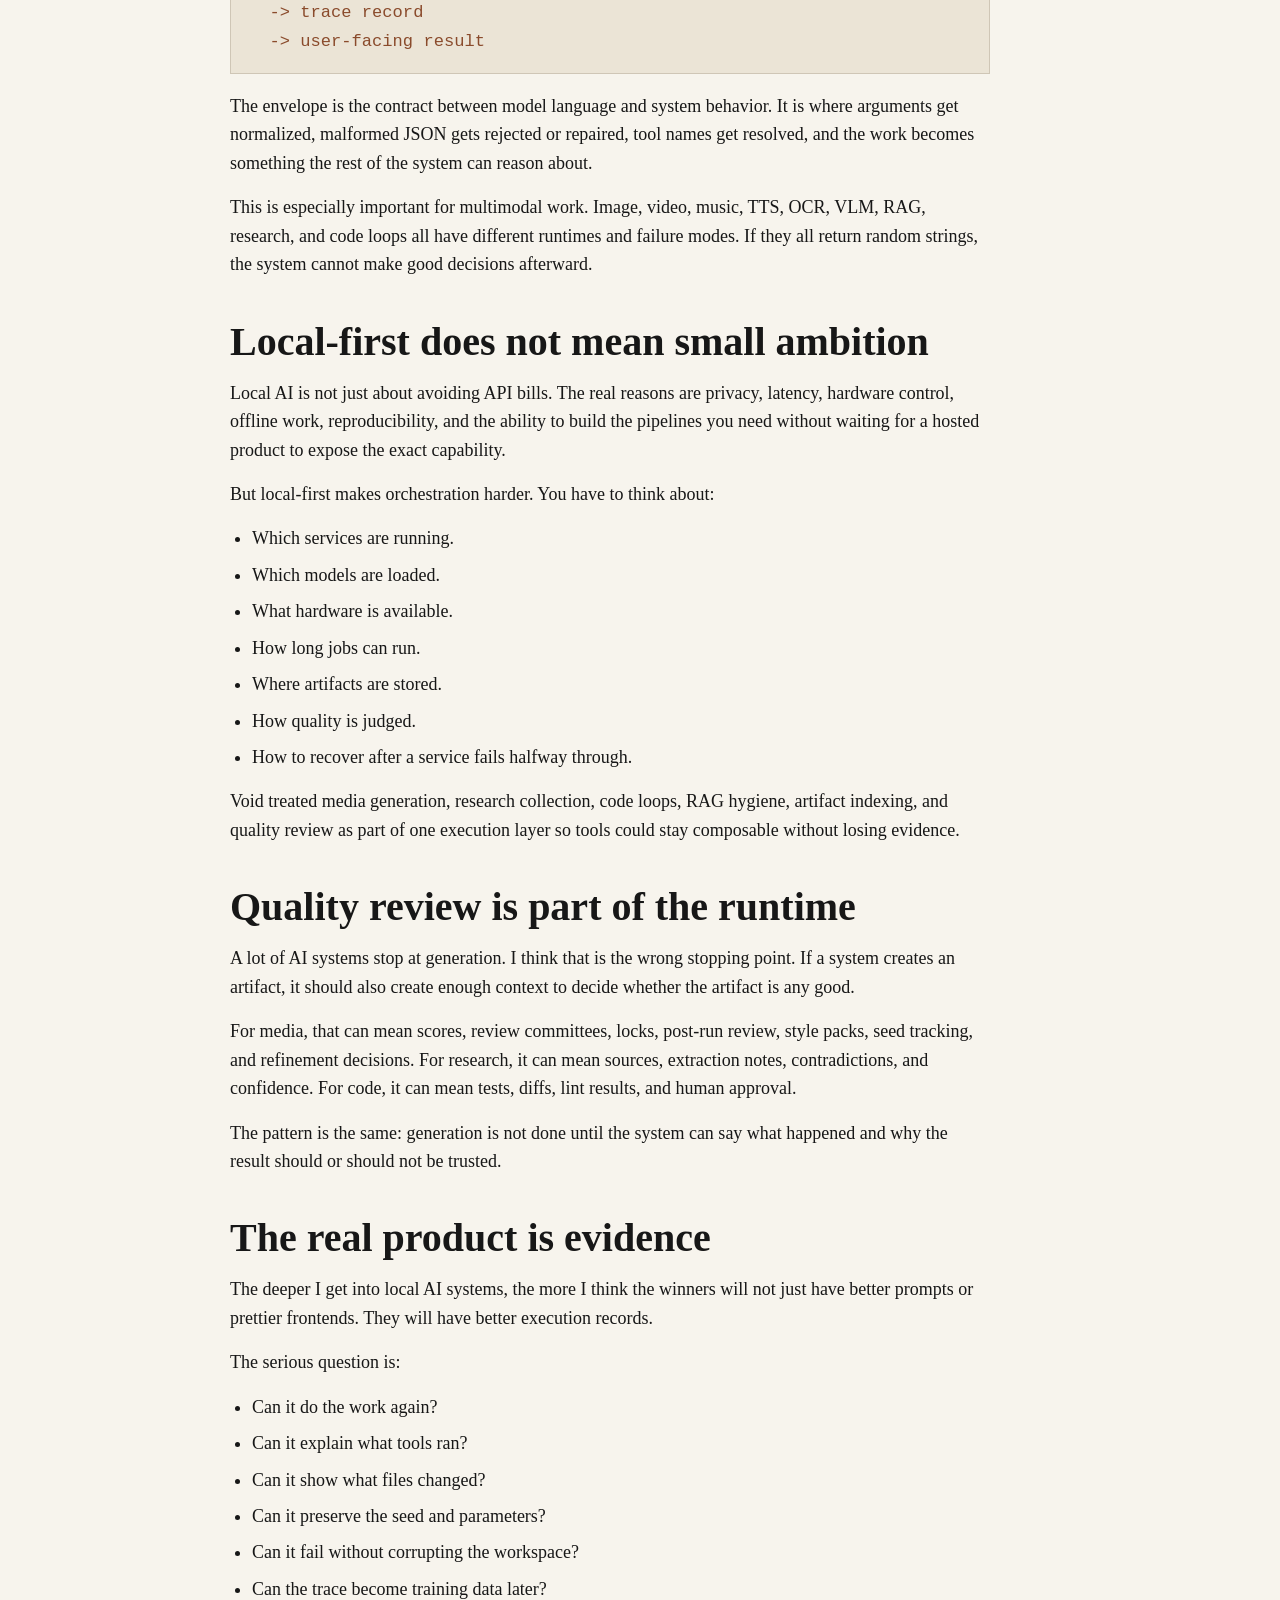
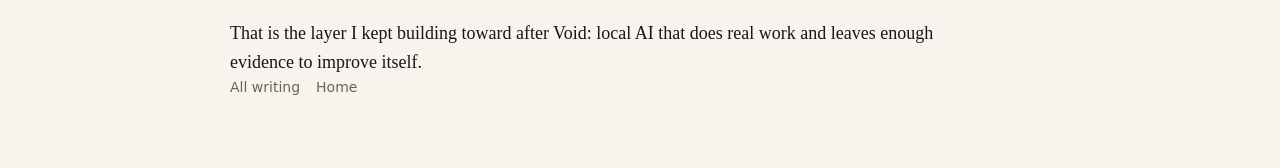
<file: blog/local-ai-that-does-real-work.html>
<!DOCTYPE html>
<html lang="en">
<head>
  <meta charset="UTF-8">
  <meta name="viewport" content="width=device-width, initial-scale=1.0">
  <title>Void: local AI execution notes | Cyril Blyseth</title>
  <meta name="description" content="An older/superseded project note by Cyril Blyseth on local AI orchestration, deterministic tool envelopes, traces, artifacts, and review loops.">
  <meta name="robots" content="index, follow">
  <meta name="theme-color" content="#f7f4ed">
  <link rel="icon" href="../favicon.svg?v=3" type="image/svg+xml">
  <link rel="stylesheet" href="../styles.css">
</head>
<body>
  <header class="site-header">
    <div class="wrap nav">
      <a class="brand" href="../">Cyril Blyseth</a>
      <nav class="nav-links" aria-label="Primary navigation">
        <a href="../#systems">Systems</a>
        <a href="./">Writing</a>
        <a href="../#links">Links</a>
      </nav>
    </div>
  </header>

  <main class="blog-shell">
    <article class="article">
      <p class="eyebrow">Local AI</p>
      <h1>Void: local AI execution notes</h1>
      <p class="byline">June 2026 / Cyril Blyseth</p>

      <p>
        Void is older/superseded work now. I am keeping this note because it
        shows how I was thinking about local AI execution: tools, traces, job
        records, artifacts, and review loops.
      </p>

      <blockquote>
        The system is what happens after the model says something: tools, files, jobs, manifests, quality checks, failures, retries, and evidence.
      </blockquote>

      <p>
        I built Void because I kept running into the same problem: local AI stacks can generate impressive outputs, but the work around the model turns into a pile of brittle scripts. One script calls an image workflow. Another calls a video workflow. Another searches the web. Another writes a file. Nothing shares a job model. Nothing shares evidence. Nothing is easy to rerun.
      </p>

      <p>
        That is fine for a one-off demo. It is not fine if the goal is an execution layer for local and self-hosted AI.
      </p>

      <h2>The execution layer</h2>
      <p>
        I still like an OpenAI-compatible endpoint because it gives tools and apps a familiar front door. But the front door is not the architecture. The important part is what the orchestrator does after the request arrives.
      </p>

      <p>
        In Void, the core idea was to route work through strict envelopes and job records:
      </p>

      <ul>
        <li>Normalize assistant and tool output before trusting it.</li>
        <li>Separate chat responses from tool execution.</li>
        <li>Give long-running jobs stable IDs and lifecycle state.</li>
        <li>Stamp media and code work with seeds, parameters, hashes, and manifests.</li>
        <li>Preserve traces that can be reviewed, replayed, or used for later training.</li>
      </ul>

      <p>
        The model can still be creative. The system around it has to be strict about what actually happened.
      </p>

      <h2>Why envelopes matter</h2>
      <p>
        A model can say "I used the image tool" in plain text. That is not a tool call. It is a claim. If the orchestration layer treats claims as actions, the whole stack is not reliable enough for real work.
      </p>

      <p>
        I want a stricter boundary:
      </p>

      <pre><code>request
  -> planner / semantic router
  -> typed tool envelope
  -> tool execution
  -> artifact manifest
  -> quality review
  -> trace record
  -> user-facing result</code></pre>

      <p>
        The envelope is the contract between model language and system behavior. It is where arguments get normalized, malformed JSON gets rejected or repaired, tool names get resolved, and the work becomes something the rest of the system can reason about.
      </p>

      <p>
        This is especially important for multimodal work. Image, video, music, TTS, OCR, VLM, RAG, research, and code loops all have different runtimes and failure modes. If they all return random strings, the system cannot make good decisions afterward.
      </p>

      <h2>Local-first does not mean small ambition</h2>
      <p>
        Local AI is not just about avoiding API bills. The real reasons are privacy, latency, hardware control, offline work, reproducibility, and the ability to build the pipelines you need without waiting for a hosted product to expose the exact capability.
      </p>

      <p>
        But local-first makes orchestration harder. You have to think about:
      </p>

      <ul>
        <li>Which services are running.</li>
        <li>Which models are loaded.</li>
        <li>What hardware is available.</li>
        <li>How long jobs can run.</li>
        <li>Where artifacts are stored.</li>
        <li>How quality is judged.</li>
        <li>How to recover after a service fails halfway through.</li>
      </ul>

      <p>
        Void treated media generation, research collection, code loops, RAG hygiene, artifact indexing, and quality review as part of one execution layer so tools could stay composable without losing evidence.
      </p>

      <h2>Quality review is part of the runtime</h2>
      <p>
        A lot of AI systems stop at generation. I think that is the wrong stopping point. If a system creates an artifact, it should also create enough context to decide whether the artifact is any good.
      </p>

      <p>
        For media, that can mean scores, review committees, locks, post-run review, style packs, seed tracking, and refinement decisions. For research, it can mean sources, extraction notes, contradictions, and confidence. For code, it can mean tests, diffs, lint results, and human approval.
      </p>

      <p>
        The pattern is the same: generation is not done until the system can say what happened and why the result should or should not be trusted.
      </p>

      <h2>The real product is evidence</h2>
      <p>
        The deeper I get into local AI systems, the more I think the winners will not just have better prompts or prettier frontends. They will have better execution records.
      </p>

      <p>
        The serious question is:
      </p>

      <ul>
        <li>Can it do the work again?</li>
        <li>Can it explain what tools ran?</li>
        <li>Can it show what files changed?</li>
        <li>Can it preserve the seed and parameters?</li>
        <li>Can it fail without corrupting the workspace?</li>
        <li>Can the trace become training data later?</li>
      </ul>

      <p>
        That is the layer I kept building toward after Void: local AI that does real work and leaves enough evidence to improve itself.
      </p>

      <nav class="post-nav" aria-label="Post navigation">
        <a href="./">All writing</a>
        <a href="../">Home</a>
      </nav>
    </article>
  </main>
</body>
</html>
</file>
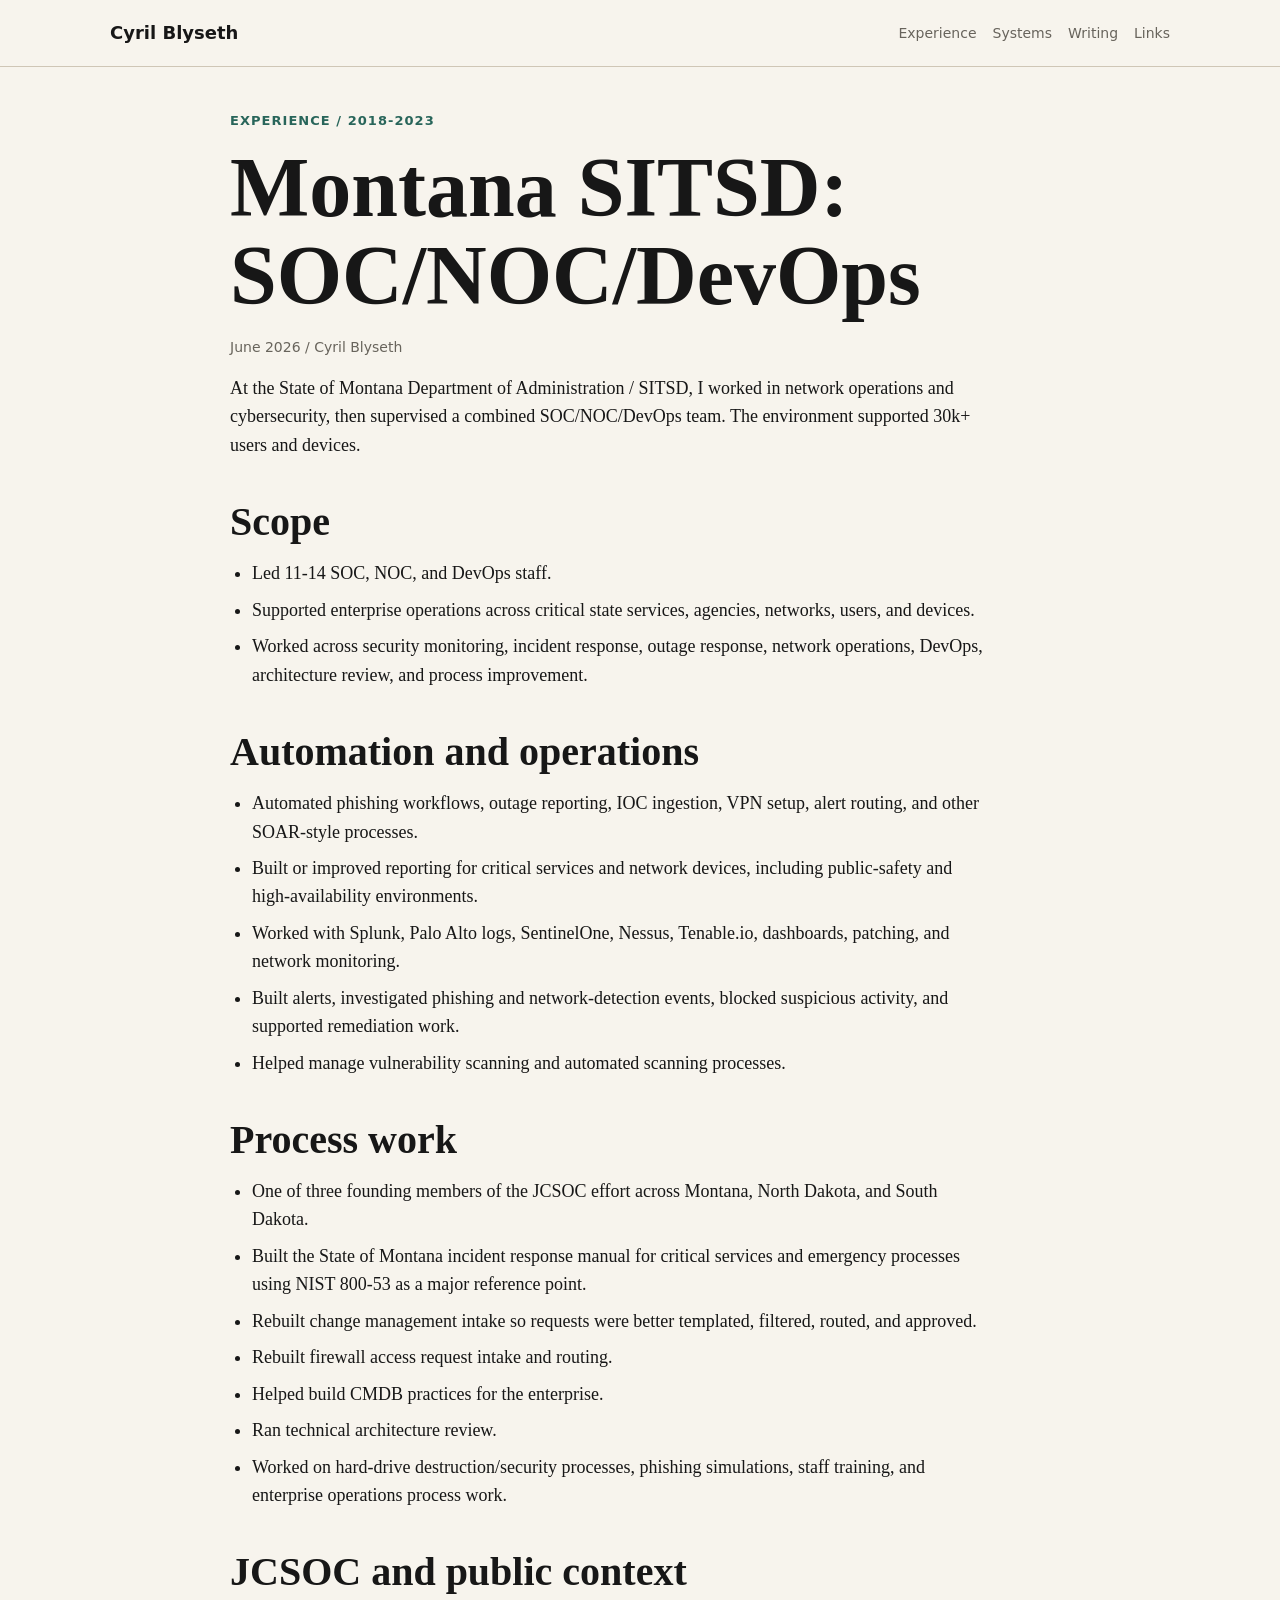
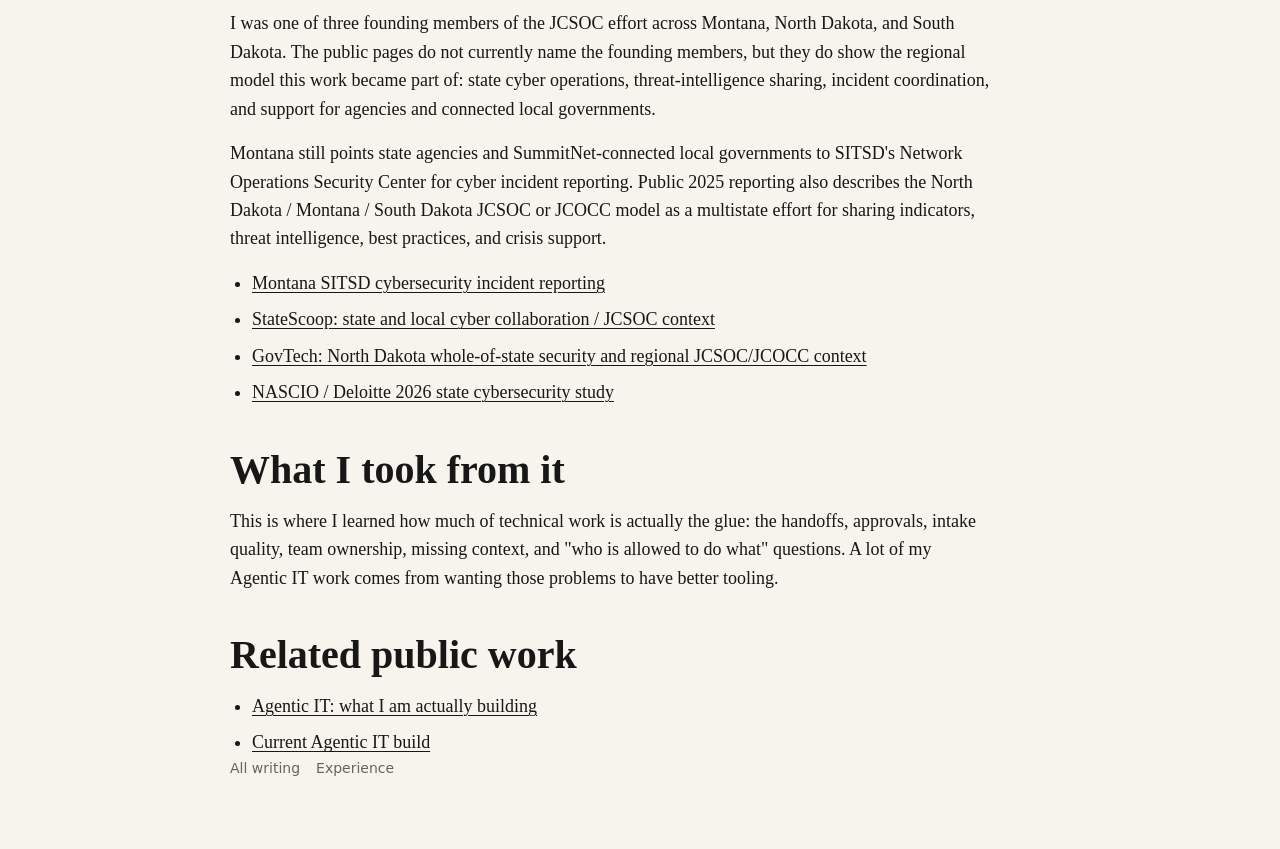
<file: blog/montana-sitsd-soc-noc-devops.html>
<!DOCTYPE html>
<html lang="en">
<head>
  <meta charset="UTF-8">
  <meta name="viewport" content="width=device-width, initial-scale=1.0">
  <title>Montana SITSD: SOC/NOC/DevOps | Cyril Blyseth</title>
  <meta name="description" content="Experience notes for Cyril Blyseth's State of Montana SITSD work across SOC, NOC, DevOps, incident response, phishing automation, change management, and enterprise operations.">
  <meta name="robots" content="index, follow">
  <meta name="theme-color" content="#f7f4ed">
  <link rel="icon" href="../favicon.svg?v=3" type="image/svg+xml">
  <link rel="stylesheet" href="../styles.css">
</head>
<body>
  <header class="site-header">
    <div class="wrap nav">
      <a class="brand" href="../">Cyril Blyseth</a>
      <nav class="nav-links" aria-label="Primary navigation">
        <a href="../#experience">Experience</a>
        <a href="../#systems">Systems</a>
        <a href="./">Writing</a>
        <a href="../#links">Links</a>
      </nav>
    </div>
  </header>

  <main class="blog-shell">
    <article class="article">
      <p class="eyebrow">Experience / 2018-2023</p>
      <h1>Montana SITSD: SOC/NOC/DevOps</h1>
      <p class="byline">June 2026 / Cyril Blyseth</p>

      <p>
        At the State of Montana Department of Administration / SITSD, I worked
        in network operations and cybersecurity, then supervised a combined
        SOC/NOC/DevOps team. The environment supported 30k+ users and devices.
      </p>

      <h2>Scope</h2>
      <ul>
        <li>Led 11-14 SOC, NOC, and DevOps staff.</li>
        <li>Supported enterprise operations across critical state services, agencies, networks, users, and devices.</li>
        <li>Worked across security monitoring, incident response, outage response, network operations, DevOps, architecture review, and process improvement.</li>
      </ul>

      <h2>Automation and operations</h2>
      <ul>
        <li>Automated phishing workflows, outage reporting, IOC ingestion, VPN setup, alert routing, and other SOAR-style processes.</li>
        <li>Built or improved reporting for critical services and network devices, including public-safety and high-availability environments.</li>
        <li>Worked with Splunk, Palo Alto logs, SentinelOne, Nessus, Tenable.io, dashboards, patching, and network monitoring.</li>
        <li>Built alerts, investigated phishing and network-detection events, blocked suspicious activity, and supported remediation work.</li>
        <li>Helped manage vulnerability scanning and automated scanning processes.</li>
      </ul>

      <h2>Process work</h2>
      <ul>
        <li>One of three founding members of the JCSOC effort across Montana, North Dakota, and South Dakota.</li>
        <li>Built the State of Montana incident response manual for critical services and emergency processes using NIST 800-53 as a major reference point.</li>
        <li>Rebuilt change management intake so requests were better templated, filtered, routed, and approved.</li>
        <li>Rebuilt firewall access request intake and routing.</li>
        <li>Helped build CMDB practices for the enterprise.</li>
        <li>Ran technical architecture review.</li>
        <li>Worked on hard-drive destruction/security processes, phishing simulations, staff training, and enterprise operations process work.</li>
      </ul>

      <h2>JCSOC and public context</h2>
      <p>
        I was one of three founding members of the JCSOC effort across Montana,
        North Dakota, and South Dakota. The public pages do not currently name
        the founding members, but they do show the regional model this work
        became part of: state cyber operations, threat-intelligence sharing,
        incident coordination, and support for agencies and connected local
        governments.
      </p>
      <p>
        Montana still points state agencies and SummitNet-connected local
        governments to SITSD's Network Operations Security Center for cyber
        incident reporting. Public 2025 reporting also describes the
        North Dakota / Montana / South Dakota JCSOC or JCOCC model as a
        multistate effort for sharing indicators, threat intelligence, best
        practices, and crisis support.
      </p>
      <ul>
        <li><a href="https://doa.mt.gov/SITSD/cybersecurity" target="_blank" rel="noreferrer">Montana SITSD cybersecurity incident reporting</a></li>
        <li><a href="https://statescoop.com/cisa-state-local-cyber-ms-isac-2025/" target="_blank" rel="noreferrer">StateScoop: state and local cyber collaboration / JCSOC context</a></li>
        <li><a href="https://www.govtech.com/security/north-dakota-ciso-highlights-whole-of-state-security-approach" target="_blank" rel="noreferrer">GovTech: North Dakota whole-of-state security and regional JCSOC/JCOCC context</a></li>
        <li><a href="https://www.deloitte.com/us/en/insights/industry/government-public-sector-services/2026-nascio-deloitte-cybersecurity-study.html" target="_blank" rel="noreferrer">NASCIO / Deloitte 2026 state cybersecurity study</a></li>
      </ul>

      <h2>What I took from it</h2>
      <p>
        This is where I learned how much of technical work is actually the glue:
        the handoffs, approvals, intake quality, team ownership, missing context,
        and "who is allowed to do what" questions. A lot of my Agentic IT work
        comes from wanting those problems to have better tooling.
      </p>

      <h2>Related public work</h2>
      <ul>
        <li><a href="agentic-operations-control-plane.html">Agentic IT: what I am actually building</a></li>
        <li><a href="../#proof">Current Agentic IT build</a></li>
      </ul>

      <nav class="post-nav" aria-label="Post navigation">
        <a href="./">All writing</a>
        <a href="../#experience">Experience</a>
      </nav>
    </article>
  </main>
</body>
</html>
</file>
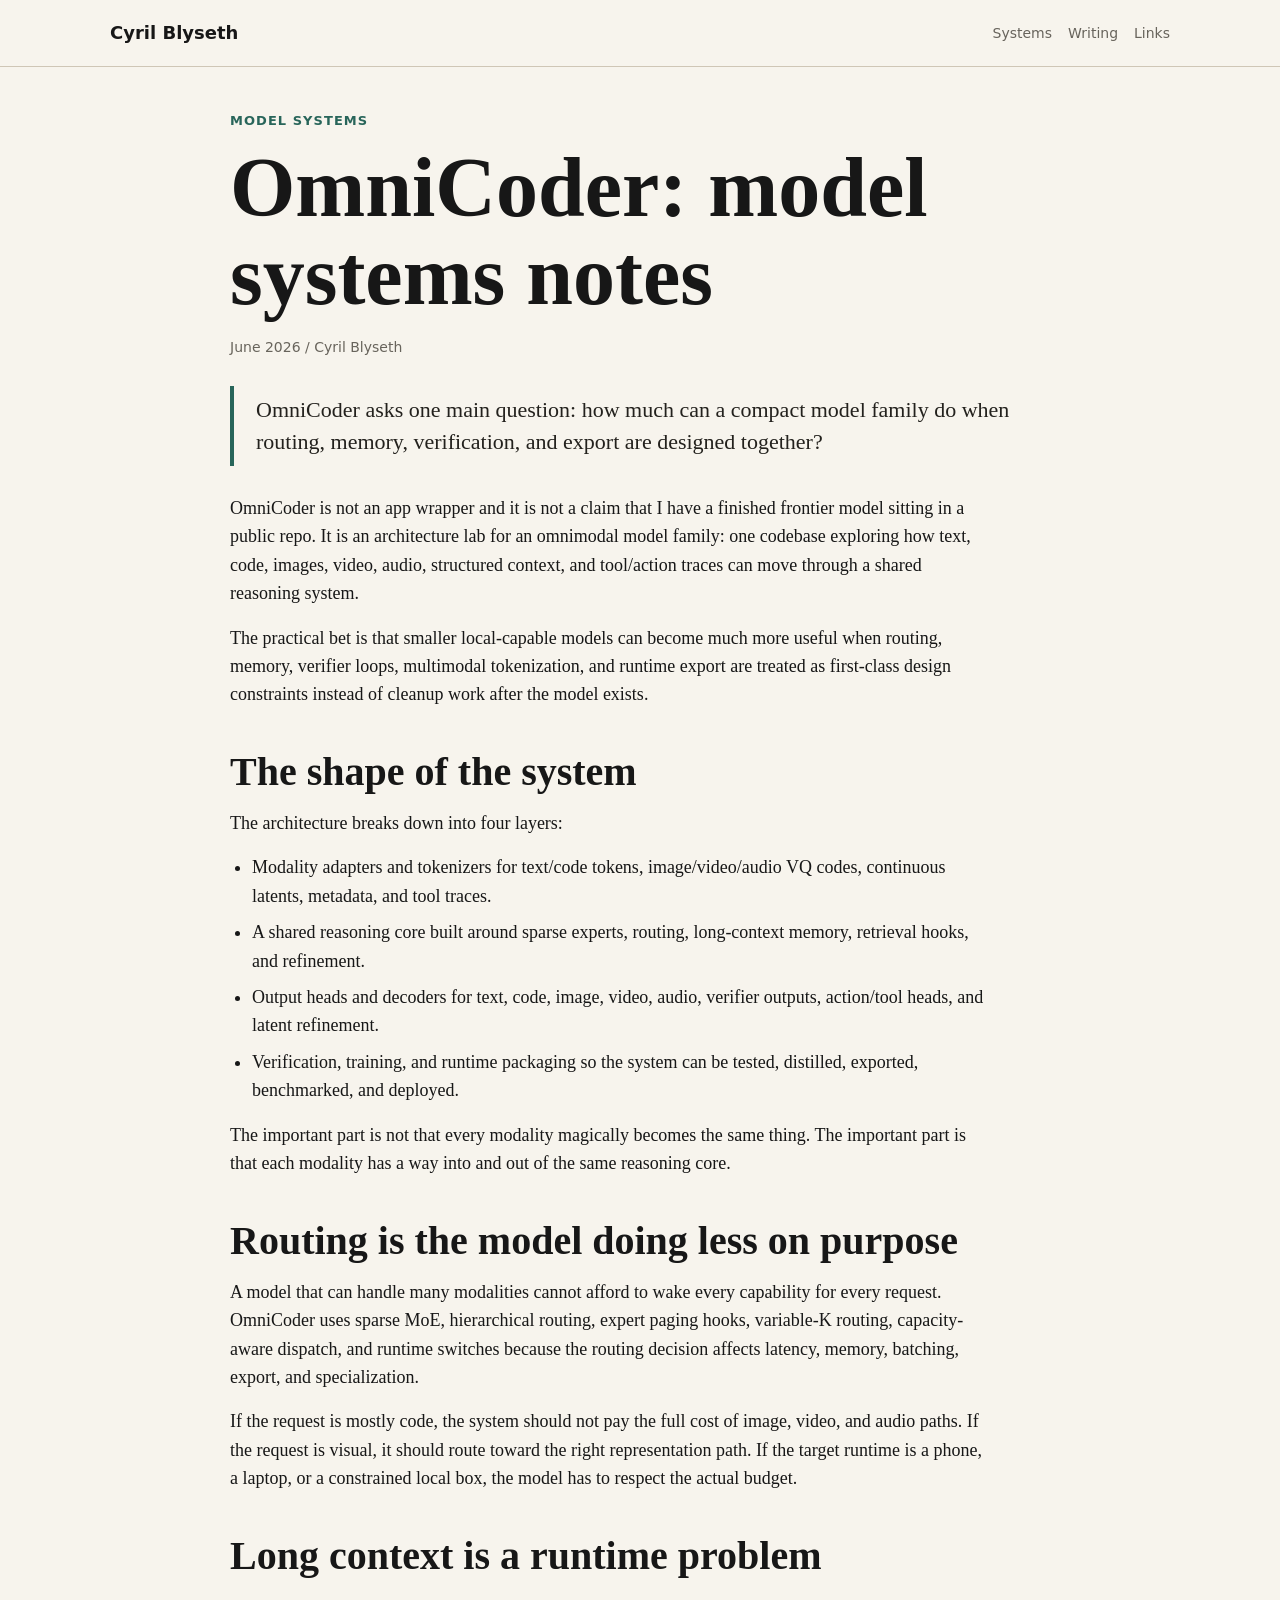
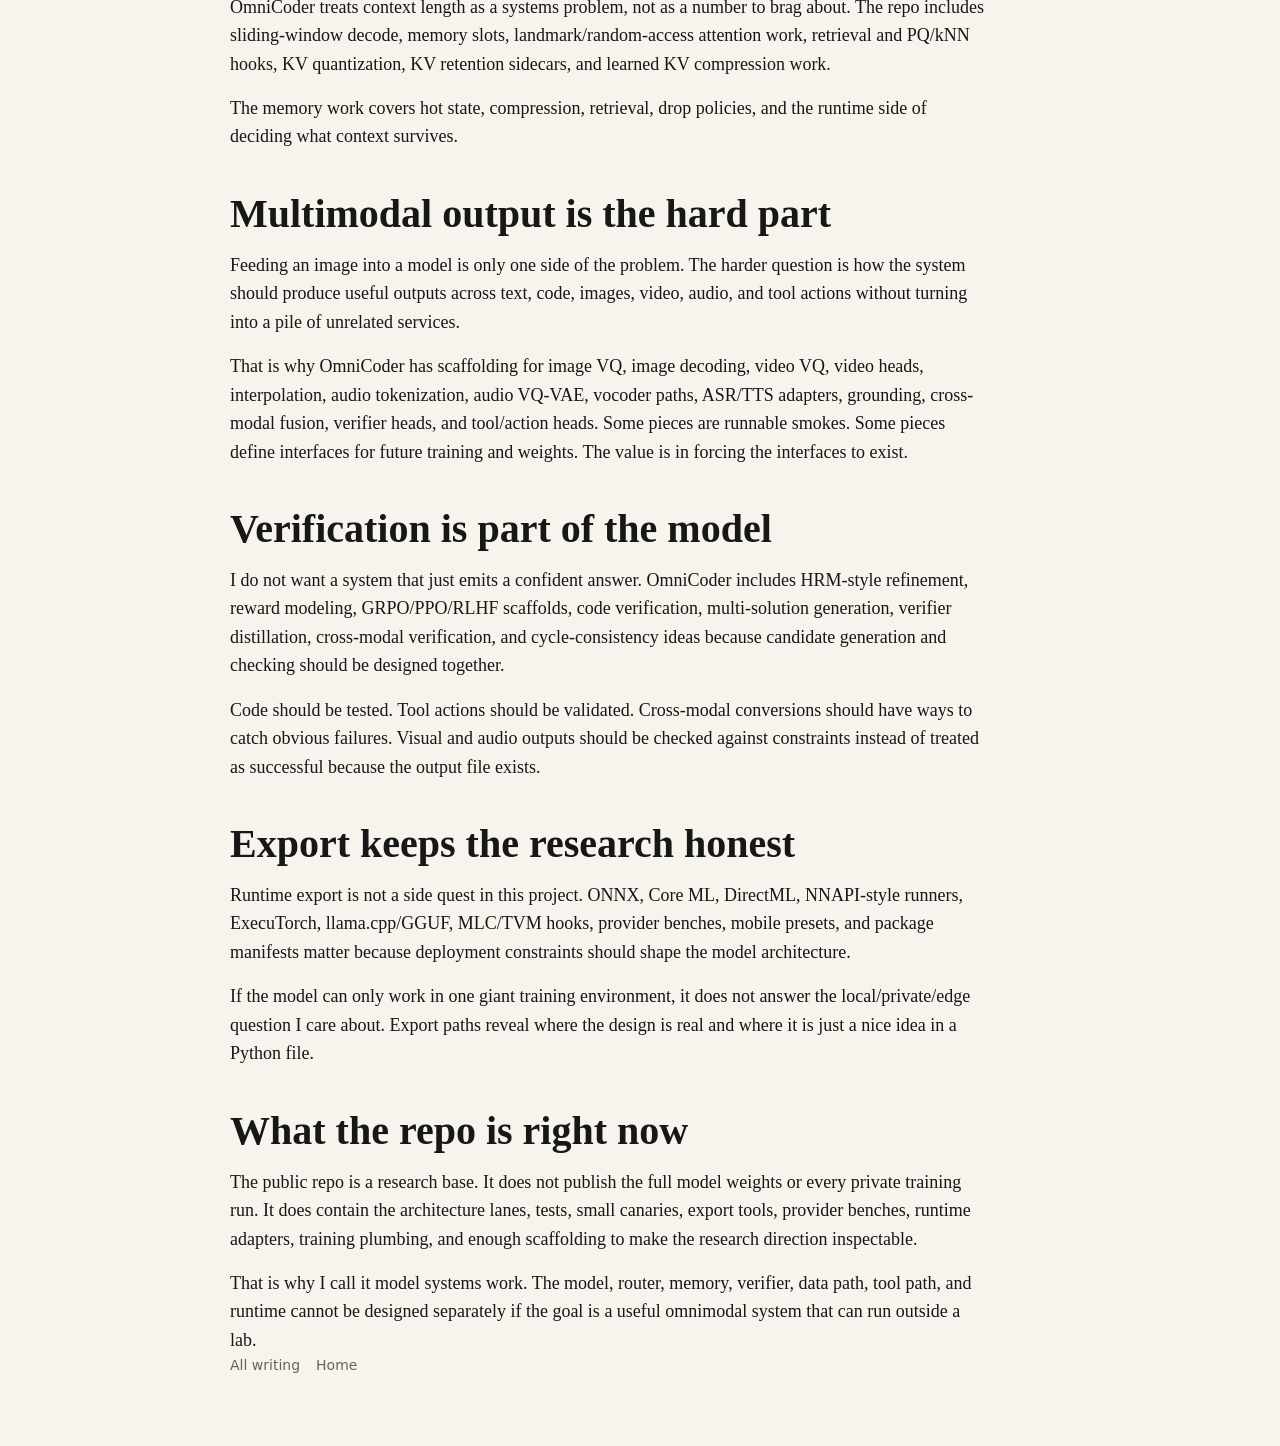
<file: blog/omnicoder-model-systems-notes.html>
<!DOCTYPE html>
<html lang="en">
<head>
  <meta charset="UTF-8">
  <meta name="viewport" content="width=device-width, initial-scale=1.0">
  <title>OmniCoder: model systems notes | Cyril Blyseth</title>
  <meta name="description" content="A technical note by Cyril Blyseth on OmniCoder, an omnimodal model systems lab for routing, memory, multimodal tokenization, verification, training loops, and runtime export.">
  <meta name="robots" content="index, follow">
  <meta name="theme-color" content="#f7f4ed">
  <link rel="icon" href="../favicon.svg?v=3" type="image/svg+xml">
  <link rel="stylesheet" href="../styles.css">
</head>
<body>
  <header class="site-header">
    <div class="wrap nav">
      <a class="brand" href="../">Cyril Blyseth</a>
      <nav class="nav-links" aria-label="Primary navigation">
        <a href="../#systems">Systems</a>
        <a href="./">Writing</a>
        <a href="../#links">Links</a>
      </nav>
    </div>
  </header>

  <main class="blog-shell">
    <article class="article">
      <p class="eyebrow">Model systems</p>
      <h1>OmniCoder: model systems notes</h1>
      <p class="byline">June 2026 / Cyril Blyseth</p>

      <blockquote>
        OmniCoder asks one main question: how much can a compact model family do when routing, memory, verification, and export are designed together?
      </blockquote>

      <p>
        OmniCoder is not an app wrapper and it is not a claim that I have a finished frontier model sitting in a public repo. It is an architecture lab for an omnimodal model family: one codebase exploring how text, code, images, video, audio, structured context, and tool/action traces can move through a shared reasoning system.
      </p>

      <p>
        The practical bet is that smaller local-capable models can become much more useful when routing, memory, verifier loops, multimodal tokenization, and runtime export are treated as first-class design constraints instead of cleanup work after the model exists.
      </p>

      <h2>The shape of the system</h2>
      <p>
        The architecture breaks down into four layers:
      </p>

      <ul>
        <li>Modality adapters and tokenizers for text/code tokens, image/video/audio VQ codes, continuous latents, metadata, and tool traces.</li>
        <li>A shared reasoning core built around sparse experts, routing, long-context memory, retrieval hooks, and refinement.</li>
        <li>Output heads and decoders for text, code, image, video, audio, verifier outputs, action/tool heads, and latent refinement.</li>
        <li>Verification, training, and runtime packaging so the system can be tested, distilled, exported, benchmarked, and deployed.</li>
      </ul>

      <p>
        The important part is not that every modality magically becomes the same thing. The important part is that each modality has a way into and out of the same reasoning core.
      </p>

      <h2>Routing is the model doing less on purpose</h2>
      <p>
        A model that can handle many modalities cannot afford to wake every capability for every request. OmniCoder uses sparse MoE, hierarchical routing, expert paging hooks, variable-K routing, capacity-aware dispatch, and runtime switches because the routing decision affects latency, memory, batching, export, and specialization.
      </p>

      <p>
        If the request is mostly code, the system should not pay the full cost of image, video, and audio paths. If the request is visual, it should route toward the right representation path. If the target runtime is a phone, a laptop, or a constrained local box, the model has to respect the actual budget.
      </p>

      <h2>Long context is a runtime problem</h2>
      <p>
        OmniCoder treats context length as a systems problem, not as a number to brag about. The repo includes sliding-window decode, memory slots, landmark/random-access attention work, retrieval and PQ/kNN hooks, KV quantization, KV retention sidecars, and learned KV compression work.
      </p>

      <p>
        The memory work covers hot state, compression, retrieval, drop policies,
        and the runtime side of deciding what context survives.
      </p>

      <h2>Multimodal output is the hard part</h2>
      <p>
        Feeding an image into a model is only one side of the problem. The harder question is how the system should produce useful outputs across text, code, images, video, audio, and tool actions without turning into a pile of unrelated services.
      </p>

      <p>
        That is why OmniCoder has scaffolding for image VQ, image decoding, video VQ, video heads, interpolation, audio tokenization, audio VQ-VAE, vocoder paths, ASR/TTS adapters, grounding, cross-modal fusion, verifier heads, and tool/action heads. Some pieces are runnable smokes. Some pieces define interfaces for future training and weights. The value is in forcing the interfaces to exist.
      </p>

      <h2>Verification is part of the model</h2>
      <p>
        I do not want a system that just emits a confident answer. OmniCoder includes HRM-style refinement, reward modeling, GRPO/PPO/RLHF scaffolds, code verification, multi-solution generation, verifier distillation, cross-modal verification, and cycle-consistency ideas because candidate generation and checking should be designed together.
      </p>

      <p>
        Code should be tested. Tool actions should be validated. Cross-modal conversions should have ways to catch obvious failures. Visual and audio outputs should be checked against constraints instead of treated as successful because the output file exists.
      </p>

      <h2>Export keeps the research honest</h2>
      <p>
        Runtime export is not a side quest in this project. ONNX, Core ML, DirectML, NNAPI-style runners, ExecuTorch, llama.cpp/GGUF, MLC/TVM hooks, provider benches, mobile presets, and package manifests matter because deployment constraints should shape the model architecture.
      </p>

      <p>
        If the model can only work in one giant training environment, it does not answer the local/private/edge question I care about. Export paths reveal where the design is real and where it is just a nice idea in a Python file.
      </p>

      <h2>What the repo is right now</h2>
      <p>
        The public repo is a research base. It does not publish the full model weights or every private training run. It does contain the architecture lanes, tests, small canaries, export tools, provider benches, runtime adapters, training plumbing, and enough scaffolding to make the research direction inspectable.
      </p>

      <p>
        That is why I call it model systems work. The model, router, memory, verifier, data path, tool path, and runtime cannot be designed separately if the goal is a useful omnimodal system that can run outside a lab.
      </p>

      <nav class="post-nav" aria-label="Post navigation">
        <a href="./">All writing</a>
        <a href="../">Home</a>
      </nav>
    </article>
  </main>
</body>
</html>
</file>
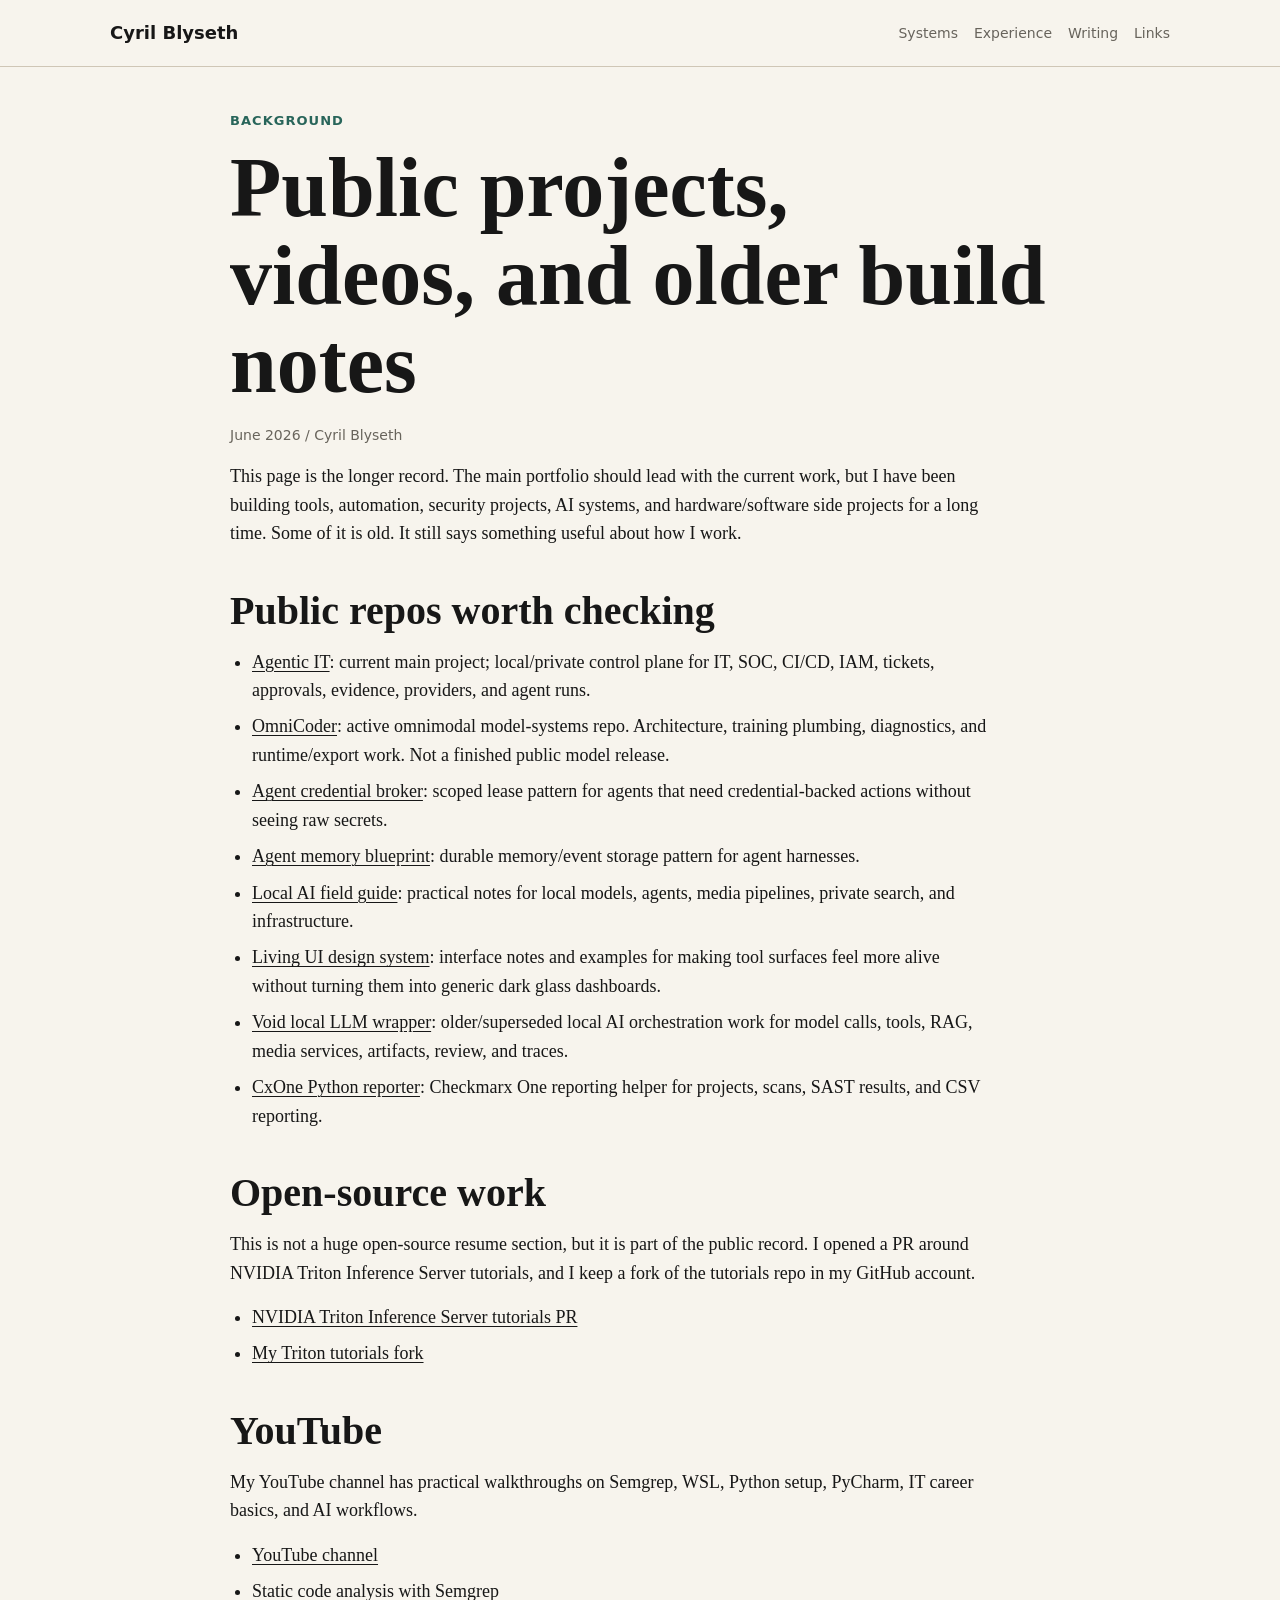
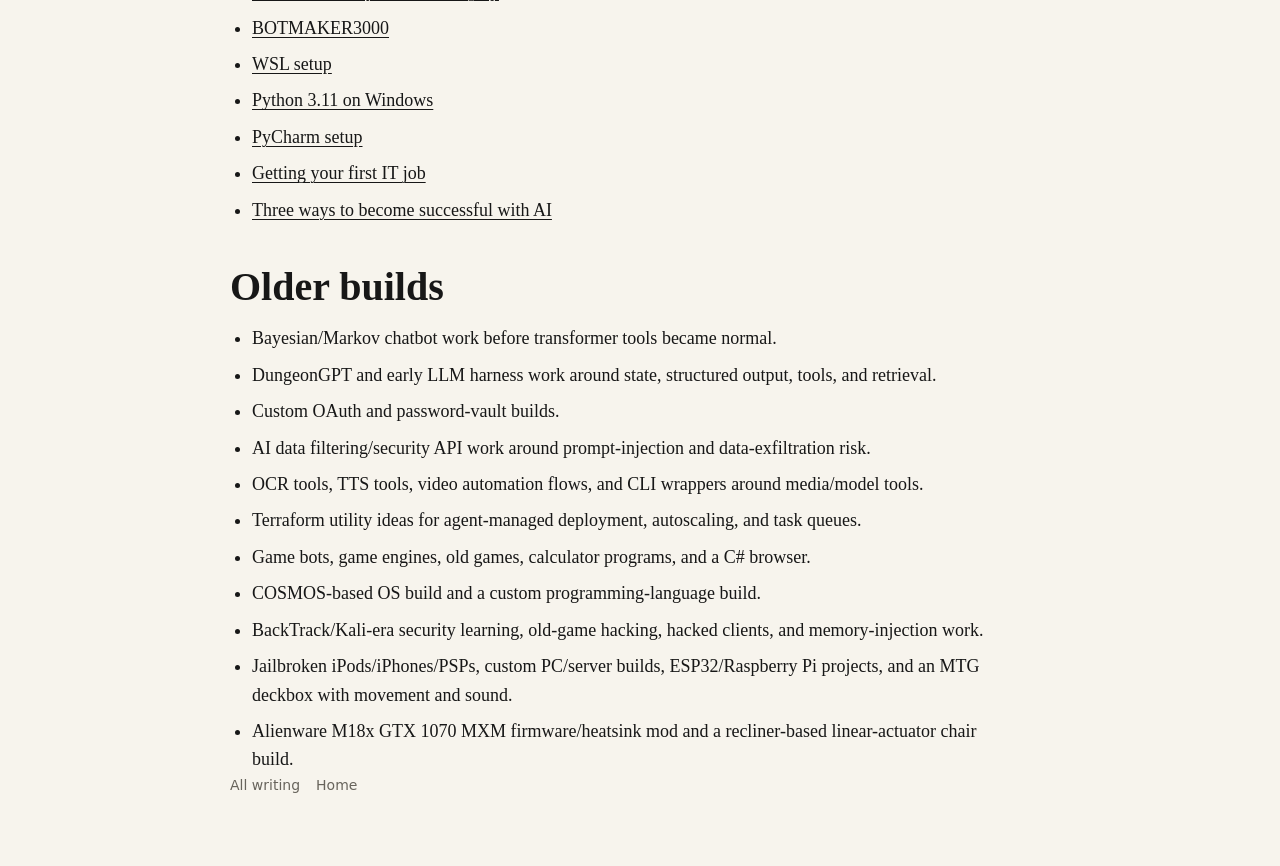
<file: blog/public-projects-and-videos.html>
<!DOCTYPE html>
<html lang="en">
<head>
  <meta charset="UTF-8">
  <meta name="viewport" content="width=device-width, initial-scale=1.0">
  <title>Public projects, videos, and older build notes | Cyril Blyseth</title>
  <meta name="description" content="Supporting public projects, YouTube videos, open-source work, and older build notes from Cyril Blyseth.">
  <meta name="robots" content="index, follow">
  <meta name="theme-color" content="#f7f4ed">
  <link rel="icon" href="../favicon.svg?v=3" type="image/svg+xml">
  <link rel="stylesheet" href="../styles.css">
</head>
<body>
  <header class="site-header">
    <div class="wrap nav">
      <a class="brand" href="../">Cyril Blyseth</a>
      <nav class="nav-links" aria-label="Primary navigation">
        <a href="../#systems">Systems</a>
        <a href="../#experience">Experience</a>
        <a href="./">Writing</a>
        <a href="../#links">Links</a>
      </nav>
    </div>
  </header>

  <main class="blog-shell">
    <article class="article">
      <p class="eyebrow">Background</p>
      <h1>Public projects, videos, and older build notes</h1>
      <p class="byline">June 2026 / Cyril Blyseth</p>

      <p>
        This page is the longer record. The main portfolio should lead with the
        current work, but I have been building tools, automation, security
        projects, AI systems, and hardware/software side projects for a long
        time. Some of it is old. It still says something useful about how I work.
      </p>

      <h2>Public repos worth checking</h2>
      <ul>
        <li><a href="https://github.com/autonomouscereal/Agentic-IT" target="_blank" rel="noreferrer">Agentic IT</a>: current main project; local/private control plane for IT, SOC, CI/CD, IAM, tickets, approvals, evidence, providers, and agent runs.</li>
        <li><a href="https://github.com/autonomouscereal/omnicoder_0.1.0" target="_blank" rel="noreferrer">OmniCoder</a>: active omnimodal model-systems repo. Architecture, training plumbing, diagnostics, and runtime/export work. Not a finished public model release.</li>
        <li><a href="https://github.com/autonomouscereal/agent-credential-broker" target="_blank" rel="noreferrer">Agent credential broker</a>: scoped lease pattern for agents that need credential-backed actions without seeing raw secrets.</li>
        <li><a href="https://github.com/autonomouscereal/agent-memory-blueprint" target="_blank" rel="noreferrer">Agent memory blueprint</a>: durable memory/event storage pattern for agent harnesses.</li>
        <li><a href="https://github.com/autonomouscereal/local-ai-field-guide" target="_blank" rel="noreferrer">Local AI field guide</a>: practical notes for local models, agents, media pipelines, private search, and infrastructure.</li>
        <li><a href="https://github.com/autonomouscereal/living-ui-design-system" target="_blank" rel="noreferrer">Living UI design system</a>: interface notes and examples for making tool surfaces feel more alive without turning them into generic dark glass dashboards.</li>
        <li><a href="https://github.com/autonomouscereal/Void-Local-LLM-Wrapper" target="_blank" rel="noreferrer">Void local LLM wrapper</a>: older/superseded local AI orchestration work for model calls, tools, RAG, media services, artifacts, review, and traces.</li>
        <li><a href="https://github.com/autonomouscereal/cxone-test" target="_blank" rel="noreferrer">CxOne Python reporter</a>: Checkmarx One reporting helper for projects, scans, SAST results, and CSV reporting.</li>
      </ul>

      <h2>Open-source work</h2>
      <p>
        This is not a huge open-source resume section, but it is part of the
        public record. I opened a PR around NVIDIA Triton Inference Server
        tutorials, and I keep a fork of the tutorials repo in my GitHub account.
      </p>
      <ul>
        <li><a href="https://github.com/triton-inference-server/tutorials/pull/77" target="_blank" rel="noreferrer">NVIDIA Triton Inference Server tutorials PR</a></li>
        <li><a href="https://github.com/autonomouscereal/tutorials" target="_blank" rel="noreferrer">My Triton tutorials fork</a></li>
      </ul>

      <h2>YouTube</h2>
      <p>
        My YouTube channel has practical walkthroughs on Semgrep, WSL, Python
        setup, PyCharm, IT career basics, and AI workflows.
      </p>
      <ul>
        <li><a href="https://www.youtube.com/@CyrilBlyseth" target="_blank" rel="noreferrer">YouTube channel</a></li>
        <li><a href="https://www.youtube.com/watch?v=XALa0Eo3ojA" target="_blank" rel="noreferrer">Static code analysis with Semgrep</a></li>
        <li><a href="https://www.youtube.com/watch?v=5UF7jzawjaQ" target="_blank" rel="noreferrer">BOTMAKER3000</a></li>
        <li><a href="https://www.youtube.com/watch?v=s0bP9OLc7HM" target="_blank" rel="noreferrer">WSL setup</a></li>
        <li><a href="https://www.youtube.com/watch?v=7wQ1ReznDvI" target="_blank" rel="noreferrer">Python 3.11 on Windows</a></li>
        <li><a href="https://www.youtube.com/watch?v=PhSiiITmwX0" target="_blank" rel="noreferrer">PyCharm setup</a></li>
        <li><a href="https://www.youtube.com/watch?v=1PNjUzBMXXk" target="_blank" rel="noreferrer">Getting your first IT job</a></li>
        <li><a href="https://www.youtube.com/watch?v=FOn5__9otiU" target="_blank" rel="noreferrer">Three ways to become successful with AI</a></li>
      </ul>

      <h2>Older builds</h2>
      <ul>
        <li>Bayesian/Markov chatbot work before transformer tools became normal.</li>
        <li>DungeonGPT and early LLM harness work around state, structured output, tools, and retrieval.</li>
        <li>Custom OAuth and password-vault builds.</li>
        <li>AI data filtering/security API work around prompt-injection and data-exfiltration risk.</li>
        <li>OCR tools, TTS tools, video automation flows, and CLI wrappers around media/model tools.</li>
        <li>Terraform utility ideas for agent-managed deployment, autoscaling, and task queues.</li>
        <li>Game bots, game engines, old games, calculator programs, and a C# browser.</li>
        <li>COSMOS-based OS build and a custom programming-language build.</li>
        <li>BackTrack/Kali-era security learning, old-game hacking, hacked clients, and memory-injection work.</li>
        <li>Jailbroken iPods/iPhones/PSPs, custom PC/server builds, ESP32/Raspberry Pi projects, and an MTG deckbox with movement and sound.</li>
        <li>Alienware M18x GTX 1070 MXM firmware/heatsink mod and a recliner-based linear-actuator chair build.</li>
      </ul>

      <nav class="post-nav" aria-label="Post navigation">
        <a href="./">All writing</a>
        <a href="../">Home</a>
      </nav>
    </article>
  </main>
</body>
</html>
</file>
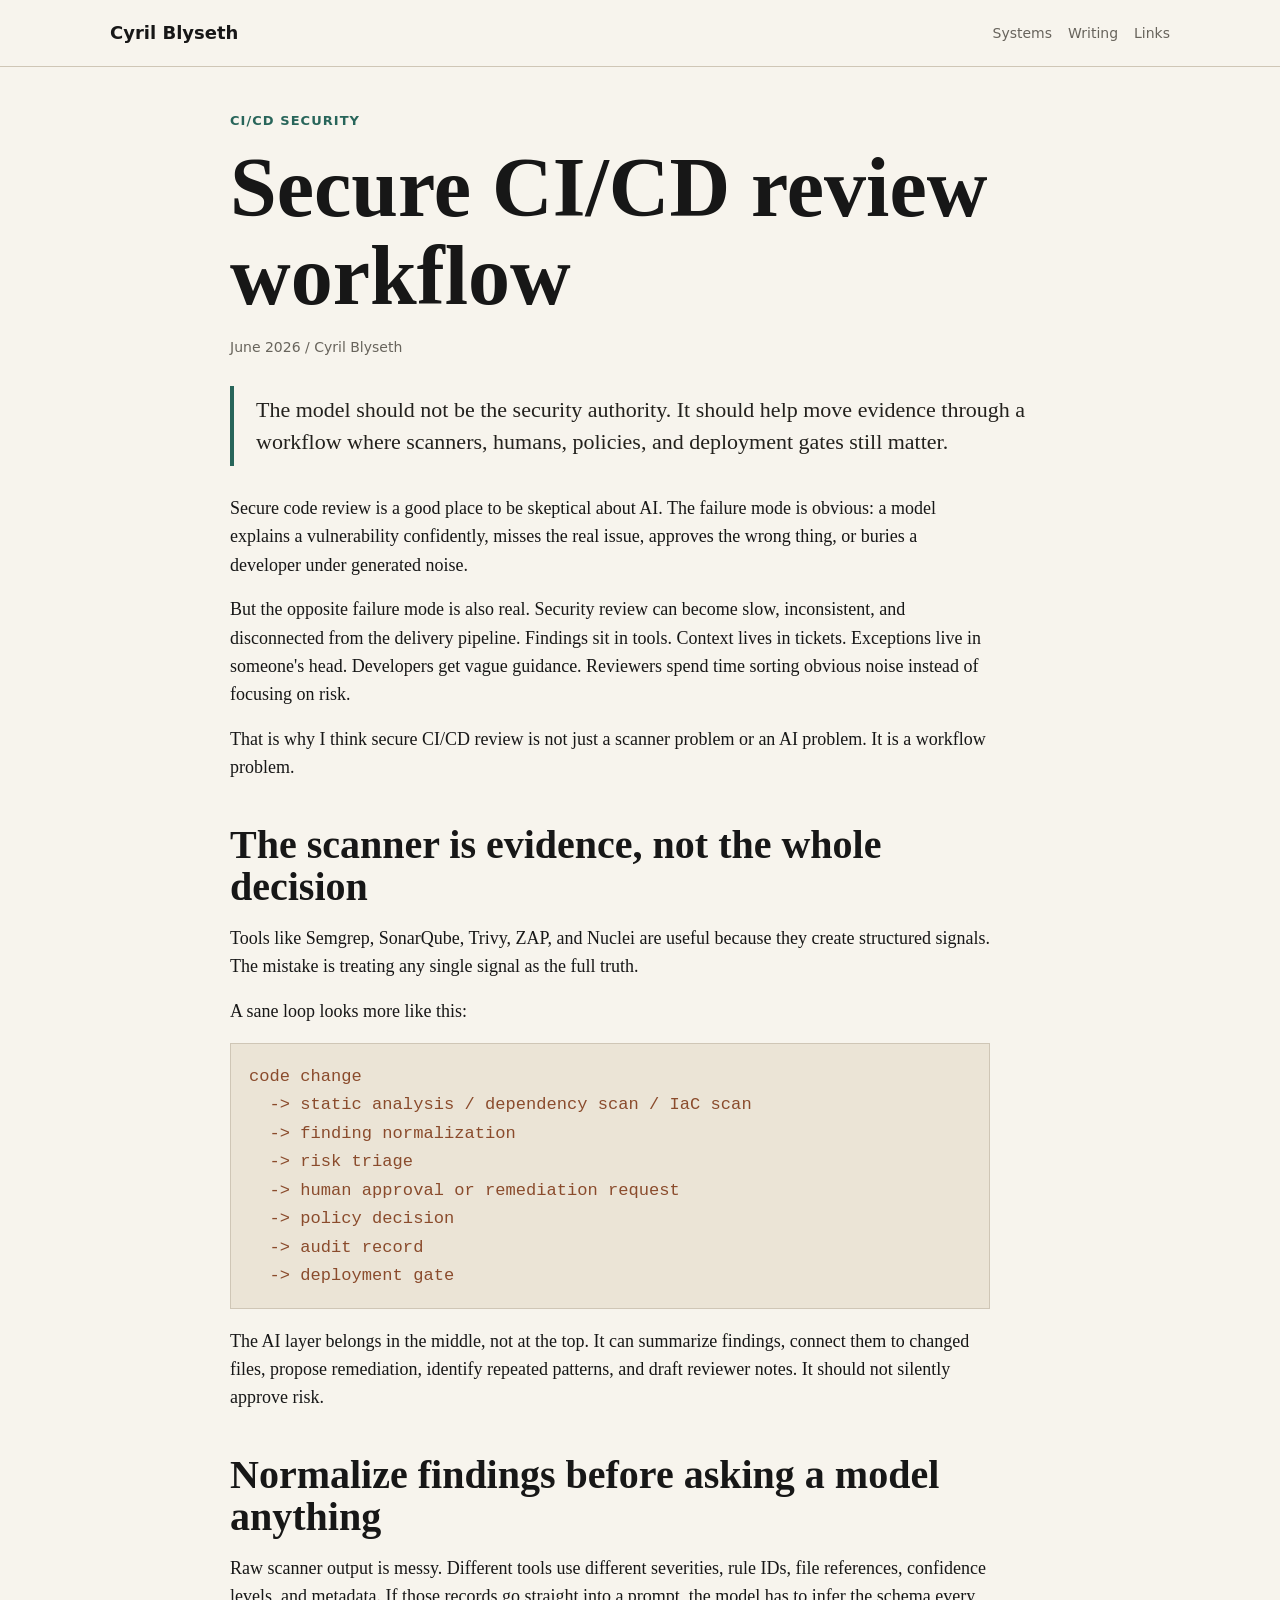
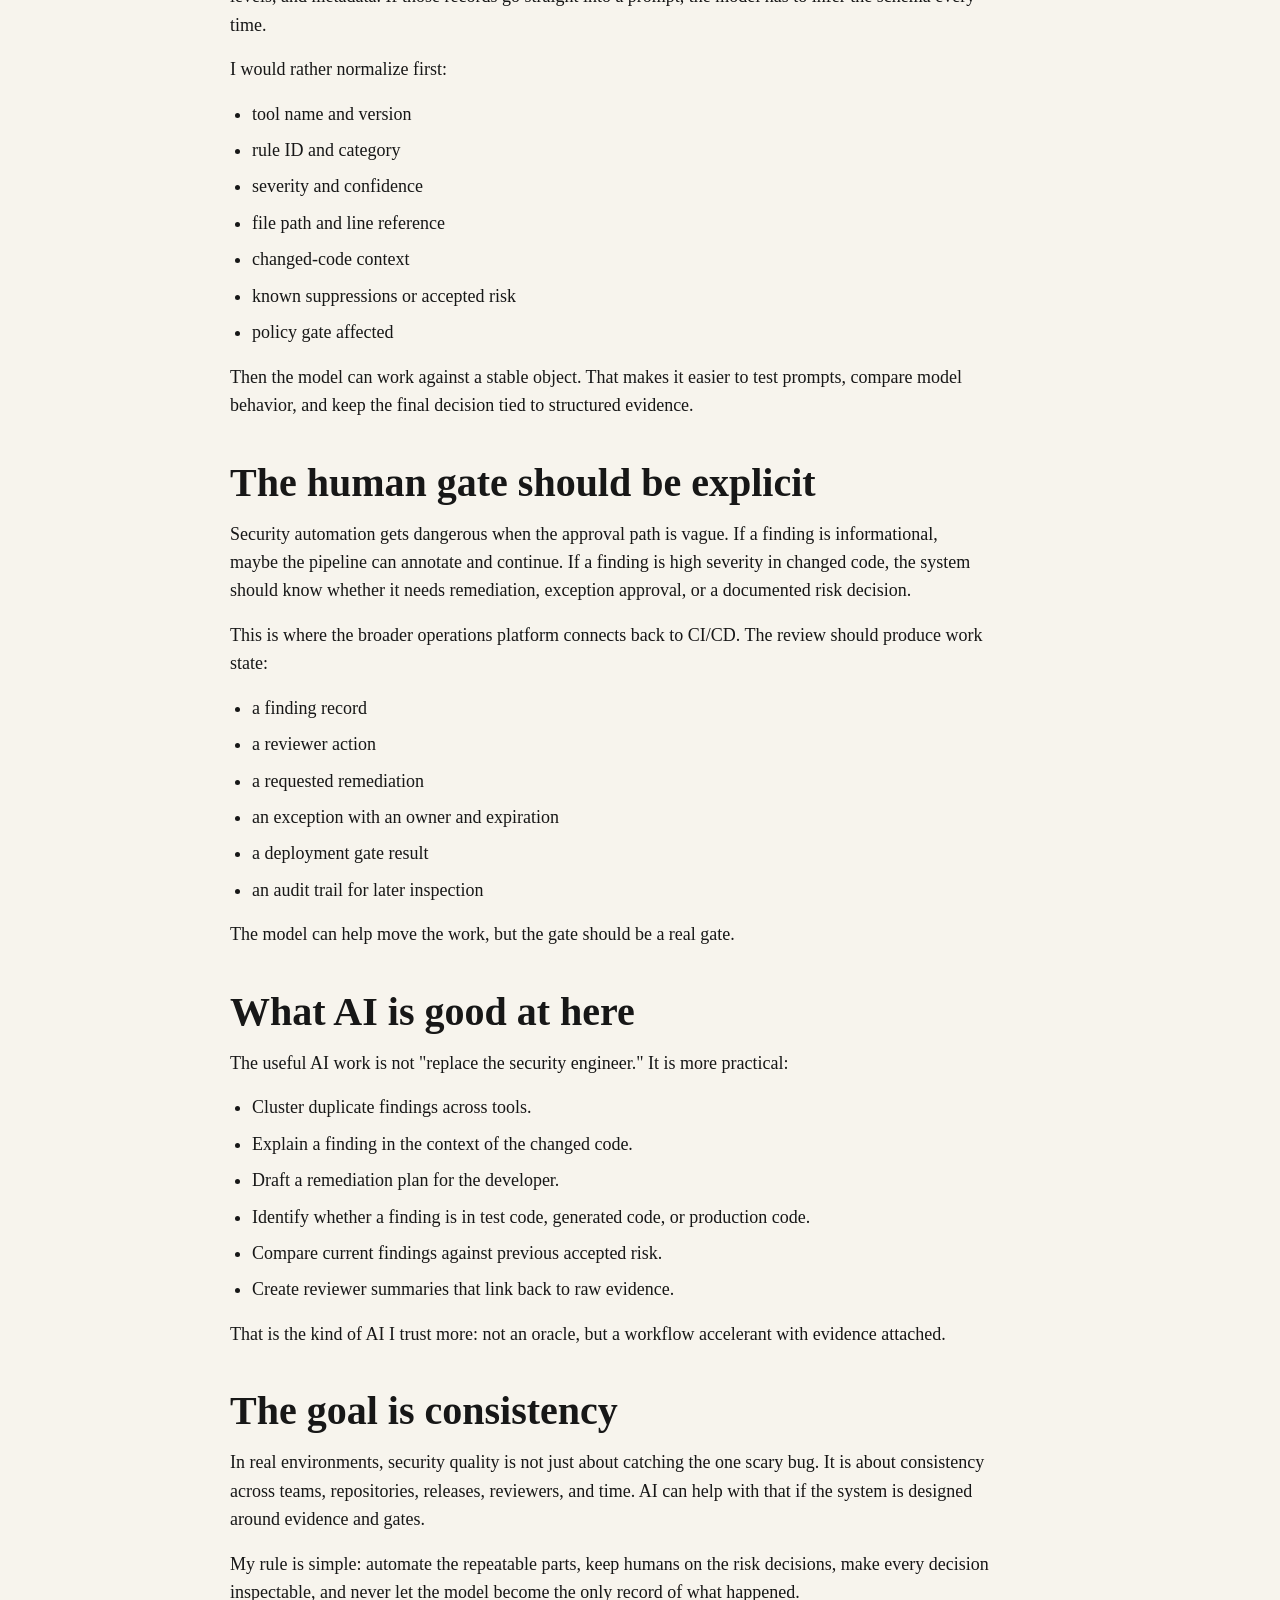
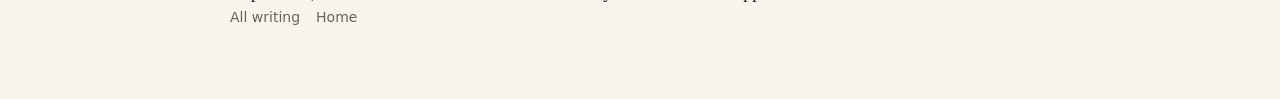
<file: blog/secure-cicd-ai-review.html>
<!DOCTYPE html>
<html lang="en">
<head>
  <meta charset="UTF-8">
  <meta name="viewport" content="width=device-width, initial-scale=1.0">
  <title>Secure CI/CD review workflow | Cyril Blyseth</title>
  <meta name="description" content="A technical note by Cyril Blyseth on secure CI/CD review, static analysis, model-assisted triage, evidence, and human approval gates.">
  <meta name="robots" content="index, follow">
  <meta name="theme-color" content="#f7f4ed">
  <link rel="icon" href="../favicon.svg?v=3" type="image/svg+xml">
  <link rel="stylesheet" href="../styles.css">
</head>
<body>
  <header class="site-header">
    <div class="wrap nav">
      <a class="brand" href="../">Cyril Blyseth</a>
      <nav class="nav-links" aria-label="Primary navigation">
        <a href="../#systems">Systems</a>
        <a href="./">Writing</a>
        <a href="../#links">Links</a>
      </nav>
    </div>
  </header>

  <main class="blog-shell">
    <article class="article">
      <p class="eyebrow">CI/CD security</p>
      <h1>Secure CI/CD review workflow</h1>
      <p class="byline">June 2026 / Cyril Blyseth</p>

      <blockquote>
        The model should not be the security authority. It should help move evidence through a workflow where scanners, humans, policies, and deployment gates still matter.
      </blockquote>

      <p>
        Secure code review is a good place to be skeptical about AI. The failure mode is obvious: a model explains a vulnerability confidently, misses the real issue, approves the wrong thing, or buries a developer under generated noise.
      </p>

      <p>
        But the opposite failure mode is also real. Security review can become slow, inconsistent, and disconnected from the delivery pipeline. Findings sit in tools. Context lives in tickets. Exceptions live in someone's head. Developers get vague guidance. Reviewers spend time sorting obvious noise instead of focusing on risk.
      </p>

      <p>
        That is why I think secure CI/CD review is not just a scanner problem or an AI problem. It is a workflow problem.
      </p>

      <h2>The scanner is evidence, not the whole decision</h2>
      <p>
        Tools like Semgrep, SonarQube, Trivy, ZAP, and Nuclei are useful because they create structured signals. The mistake is treating any single signal as the full truth.
      </p>

      <p>
        A sane loop looks more like this:
      </p>

      <pre><code>code change
  -> static analysis / dependency scan / IaC scan
  -> finding normalization
  -> risk triage
  -> human approval or remediation request
  -> policy decision
  -> audit record
  -> deployment gate</code></pre>

      <p>
        The AI layer belongs in the middle, not at the top. It can summarize findings, connect them to changed files, propose remediation, identify repeated patterns, and draft reviewer notes. It should not silently approve risk.
      </p>

      <h2>Normalize findings before asking a model anything</h2>
      <p>
        Raw scanner output is messy. Different tools use different severities, rule IDs, file references, confidence levels, and metadata. If those records go straight into a prompt, the model has to infer the schema every time.
      </p>

      <p>
        I would rather normalize first:
      </p>

      <ul>
        <li>tool name and version</li>
        <li>rule ID and category</li>
        <li>severity and confidence</li>
        <li>file path and line reference</li>
        <li>changed-code context</li>
        <li>known suppressions or accepted risk</li>
        <li>policy gate affected</li>
      </ul>

      <p>
        Then the model can work against a stable object. That makes it easier to test prompts, compare model behavior, and keep the final decision tied to structured evidence.
      </p>

      <h2>The human gate should be explicit</h2>
      <p>
        Security automation gets dangerous when the approval path is vague. If a finding is informational, maybe the pipeline can annotate and continue. If a finding is high severity in changed code, the system should know whether it needs remediation, exception approval, or a documented risk decision.
      </p>

      <p>
        This is where the broader operations platform connects back to CI/CD. The review should produce work state:
      </p>

      <ul>
        <li>a finding record</li>
        <li>a reviewer action</li>
        <li>a requested remediation</li>
        <li>an exception with an owner and expiration</li>
        <li>a deployment gate result</li>
        <li>an audit trail for later inspection</li>
      </ul>

      <p>
        The model can help move the work, but the gate should be a real gate.
      </p>

      <h2>What AI is good at here</h2>
      <p>
        The useful AI work is not "replace the security engineer." It is more practical:
      </p>

      <ul>
        <li>Cluster duplicate findings across tools.</li>
        <li>Explain a finding in the context of the changed code.</li>
        <li>Draft a remediation plan for the developer.</li>
        <li>Identify whether a finding is in test code, generated code, or production code.</li>
        <li>Compare current findings against previous accepted risk.</li>
        <li>Create reviewer summaries that link back to raw evidence.</li>
      </ul>

      <p>
        That is the kind of AI I trust more: not an oracle, but a workflow accelerant with evidence attached.
      </p>

      <h2>The goal is consistency</h2>
      <p>
        In real environments, security quality is not just about catching the one scary bug. It is about consistency across teams, repositories, releases, reviewers, and time. AI can help with that if the system is designed around evidence and gates.
      </p>

      <p>
        My rule is simple: automate the repeatable parts, keep humans on the risk decisions, make every decision inspectable, and never let the model become the only record of what happened.
      </p>

      <nav class="post-nav" aria-label="Post navigation">
        <a href="./">All writing</a>
        <a href="../">Home</a>
      </nav>
    </article>
  </main>
</body>
</html>
</file>
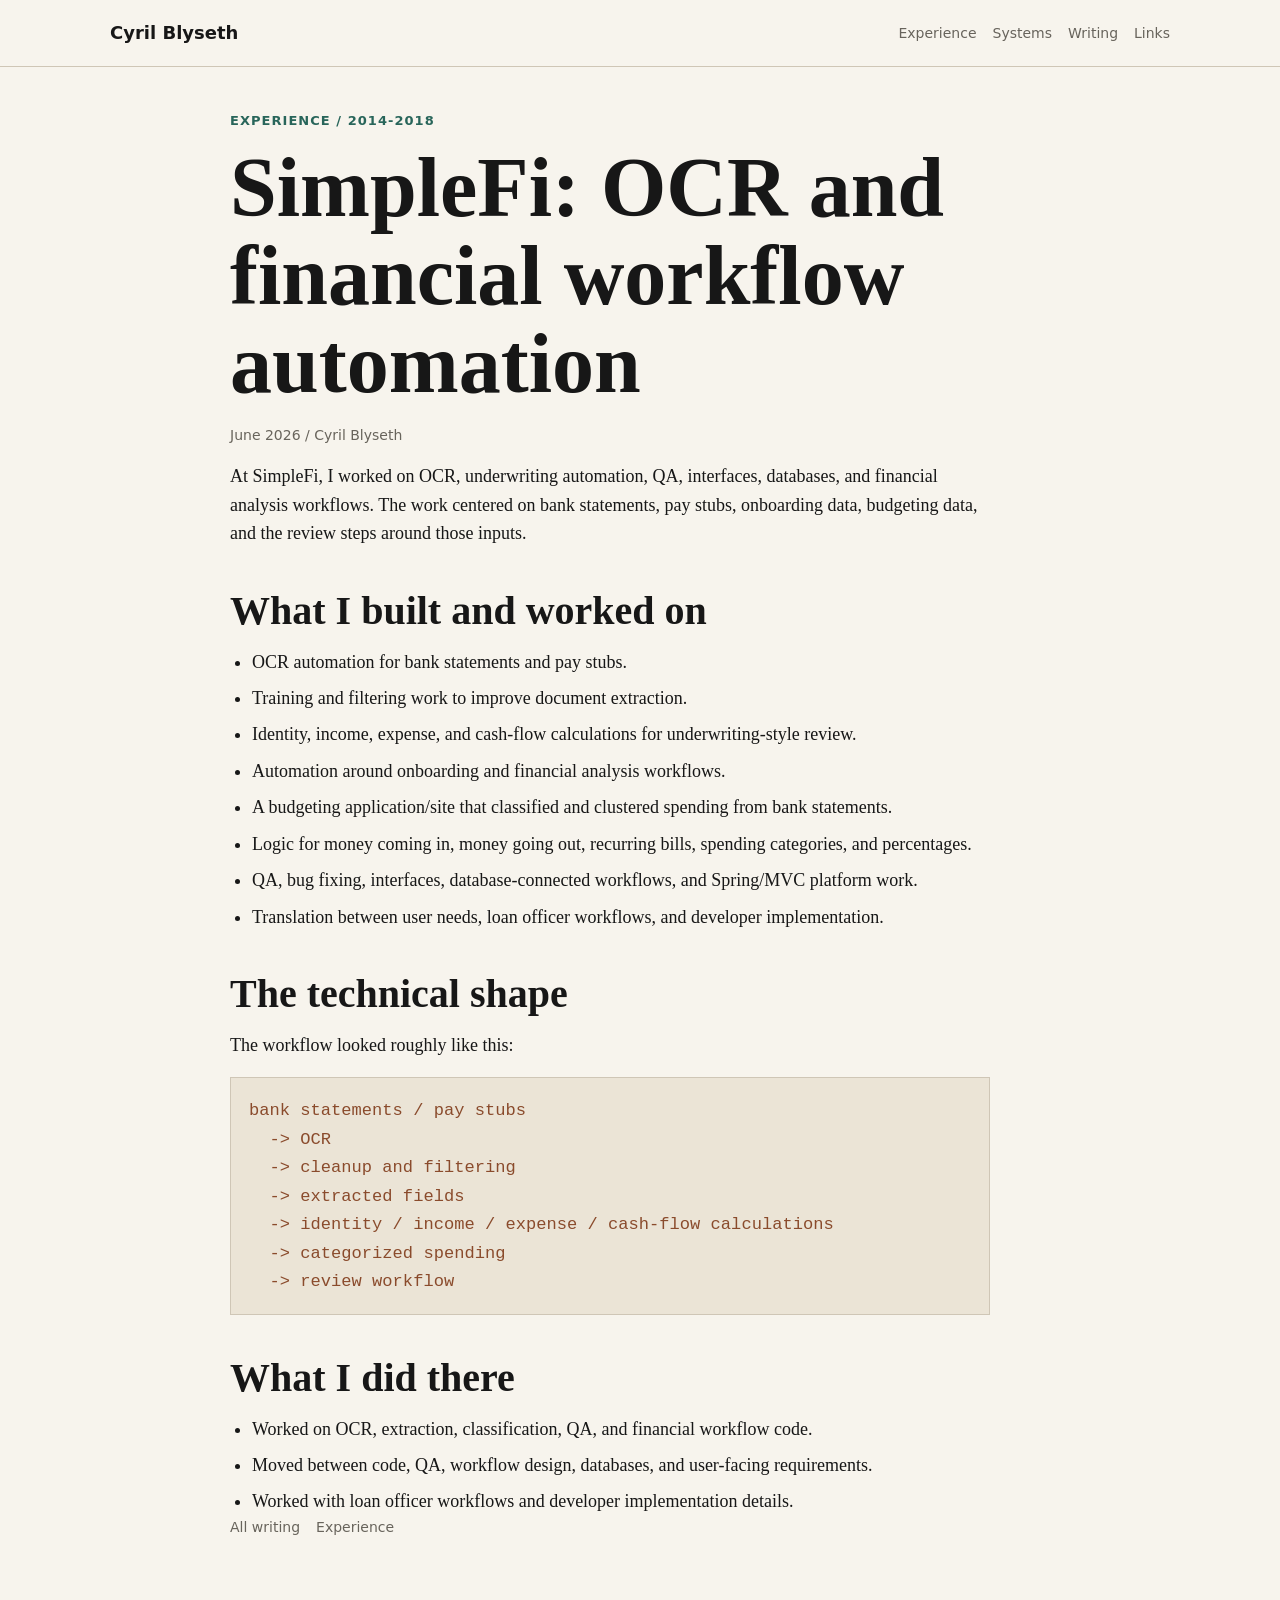
<file: blog/simplefi-ocr-financial-workflows.html>
<!DOCTYPE html>
<html lang="en">
<head>
  <meta charset="UTF-8">
  <meta name="viewport" content="width=device-width, initial-scale=1.0">
  <title>SimpleFi: OCR and financial workflow automation | Cyril Blyseth</title>
  <meta name="description" content="Experience notes for Cyril Blyseth's SimpleFi work from 2014-2018 across OCR, financial analysis, underwriting workflows, budgeting classification, QA, interfaces, databases, and Spring/MVC.">
  <meta name="robots" content="index, follow">
  <meta name="theme-color" content="#f7f4ed">
  <link rel="icon" href="../favicon.svg?v=3" type="image/svg+xml">
  <link rel="stylesheet" href="../styles.css">
</head>
<body>
  <header class="site-header">
    <div class="wrap nav">
      <a class="brand" href="../">Cyril Blyseth</a>
      <nav class="nav-links" aria-label="Primary navigation">
        <a href="../#experience">Experience</a>
        <a href="../#systems">Systems</a>
        <a href="./">Writing</a>
        <a href="../#links">Links</a>
      </nav>
    </div>
  </header>

  <main class="blog-shell">
    <article class="article">
      <p class="eyebrow">Experience / 2014-2018</p>
      <h1>SimpleFi: OCR and financial workflow automation</h1>
      <p class="byline">June 2026 / Cyril Blyseth</p>

      <p>
        At SimpleFi, I worked on OCR, underwriting automation, QA, interfaces,
        databases, and financial analysis workflows. The work centered on bank
        statements, pay stubs, onboarding data, budgeting data, and the review
        steps around those inputs.
      </p>

      <h2>What I built and worked on</h2>
      <ul>
        <li>OCR automation for bank statements and pay stubs.</li>
        <li>Training and filtering work to improve document extraction.</li>
        <li>Identity, income, expense, and cash-flow calculations for underwriting-style review.</li>
        <li>Automation around onboarding and financial analysis workflows.</li>
        <li>A budgeting application/site that classified and clustered spending from bank statements.</li>
        <li>Logic for money coming in, money going out, recurring bills, spending categories, and percentages.</li>
        <li>QA, bug fixing, interfaces, database-connected workflows, and Spring/MVC platform work.</li>
        <li>Translation between user needs, loan officer workflows, and developer implementation.</li>
      </ul>

      <h2>The technical shape</h2>
      <p>
        The workflow looked roughly like this:
      </p>

      <pre><code>bank statements / pay stubs
  -> OCR
  -> cleanup and filtering
  -> extracted fields
  -> identity / income / expense / cash-flow calculations
  -> categorized spending
  -> review workflow</code></pre>

      <h2>What I did there</h2>
      <ul>
        <li>Worked on OCR, extraction, classification, QA, and financial workflow code.</li>
        <li>Moved between code, QA, workflow design, databases, and user-facing requirements.</li>
        <li>Worked with loan officer workflows and developer implementation details.</li>
      </ul>

      <nav class="post-nav" aria-label="Post navigation">
        <a href="./">All writing</a>
        <a href="../#experience">Experience</a>
      </nav>
    </article>
  </main>
</body>
</html>
</file>
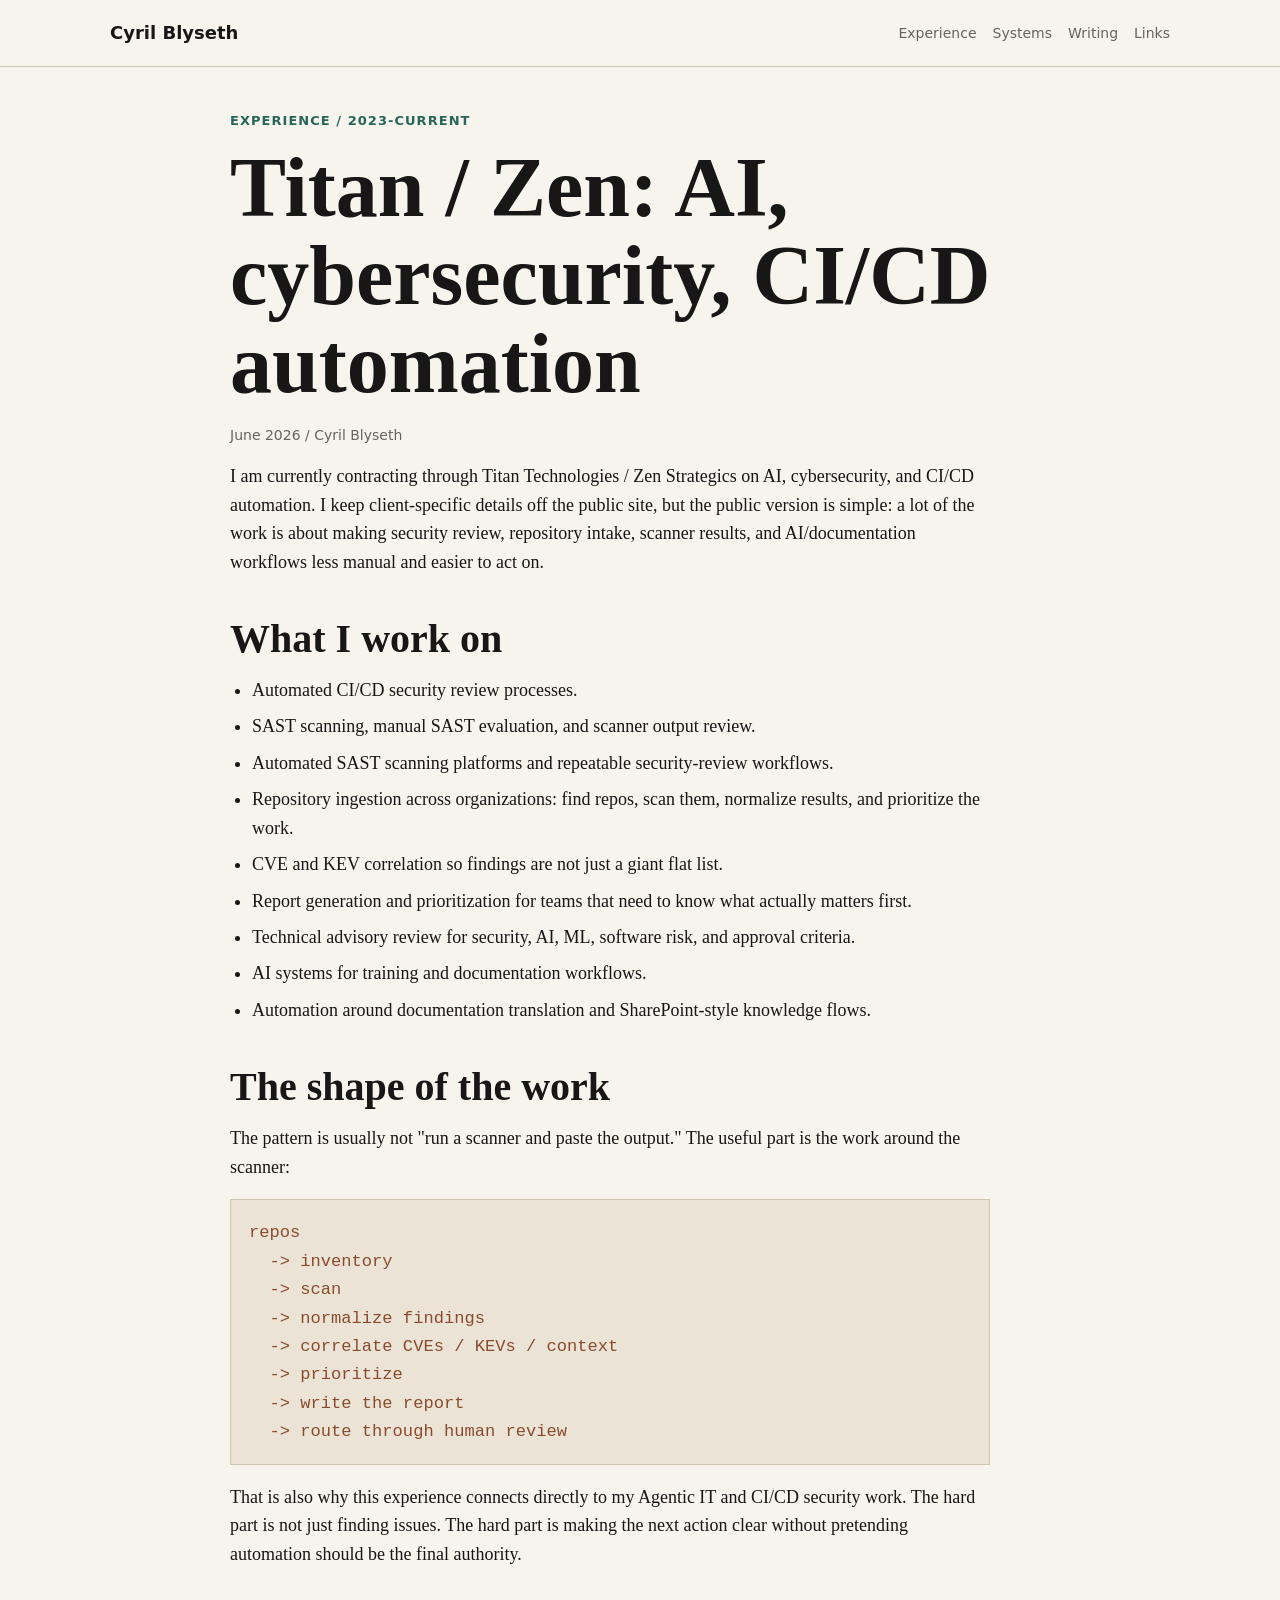
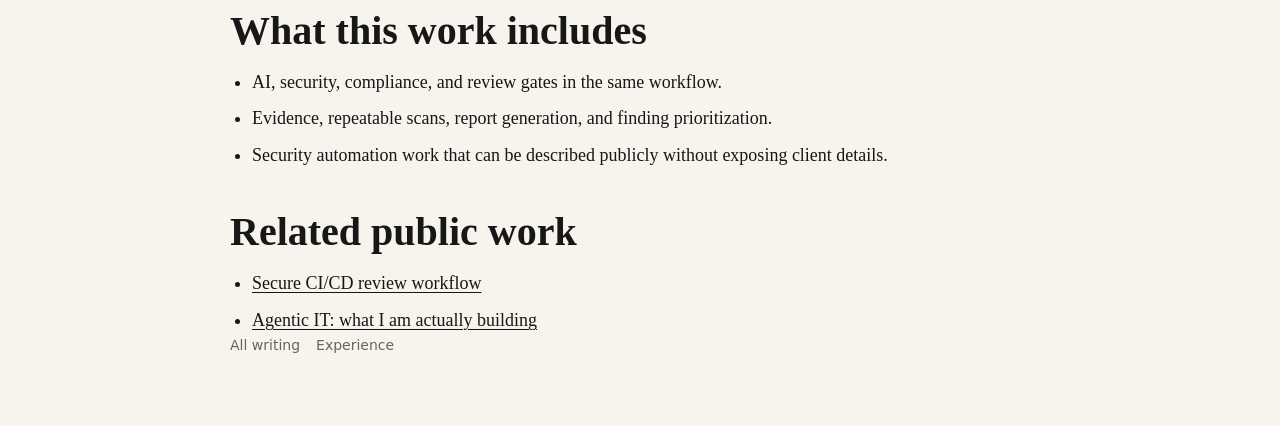
<file: blog/titan-zen-ai-cybersecurity-cicd.html>
<!DOCTYPE html>
<html lang="en">
<head>
  <meta charset="UTF-8">
  <meta name="viewport" content="width=device-width, initial-scale=1.0">
  <title>Titan / Zen: AI, cybersecurity, CI/CD automation | Cyril Blyseth</title>
  <meta name="description" content="Experience notes for Cyril Blyseth's current Titan Technologies / Zen Strategics contracting work across AI, cybersecurity, CI/CD automation, SAST, repository ingestion, and technical advisory review.">
  <meta name="robots" content="index, follow">
  <meta name="theme-color" content="#f7f4ed">
  <link rel="icon" href="../favicon.svg?v=3" type="image/svg+xml">
  <link rel="stylesheet" href="../styles.css">
</head>
<body>
  <header class="site-header">
    <div class="wrap nav">
      <a class="brand" href="../">Cyril Blyseth</a>
      <nav class="nav-links" aria-label="Primary navigation">
        <a href="../#experience">Experience</a>
        <a href="../#systems">Systems</a>
        <a href="./">Writing</a>
        <a href="../#links">Links</a>
      </nav>
    </div>
  </header>

  <main class="blog-shell">
    <article class="article">
      <p class="eyebrow">Experience / 2023-current</p>
      <h1>Titan / Zen: AI, cybersecurity, CI/CD automation</h1>
      <p class="byline">June 2026 / Cyril Blyseth</p>

      <p>
        I am currently contracting through Titan Technologies / Zen Strategics
        on AI, cybersecurity, and CI/CD automation. I keep client-specific
        details off the public site, but the public version is simple: a lot of
        the work is about making security review, repository intake, scanner
        results, and AI/documentation workflows less manual and easier to act on.
      </p>

      <h2>What I work on</h2>
      <ul>
        <li>Automated CI/CD security review processes.</li>
        <li>SAST scanning, manual SAST evaluation, and scanner output review.</li>
        <li>Automated SAST scanning platforms and repeatable security-review workflows.</li>
        <li>Repository ingestion across organizations: find repos, scan them, normalize results, and prioritize the work.</li>
        <li>CVE and KEV correlation so findings are not just a giant flat list.</li>
        <li>Report generation and prioritization for teams that need to know what actually matters first.</li>
        <li>Technical advisory review for security, AI, ML, software risk, and approval criteria.</li>
        <li>AI systems for training and documentation workflows.</li>
        <li>Automation around documentation translation and SharePoint-style knowledge flows.</li>
      </ul>

      <h2>The shape of the work</h2>
      <p>
        The pattern is usually not "run a scanner and paste the output." The
        useful part is the work around the scanner:
      </p>

      <pre><code>repos
  -> inventory
  -> scan
  -> normalize findings
  -> correlate CVEs / KEVs / context
  -> prioritize
  -> write the report
  -> route through human review</code></pre>

      <p>
        That is also why this experience connects directly to my Agentic IT and
        CI/CD security work. The hard part is not just finding issues. The hard
        part is making the next action clear without pretending automation
        should be the final authority.
      </p>

      <h2>What this work includes</h2>
      <ul>
        <li>AI, security, compliance, and review gates in the same workflow.</li>
        <li>Evidence, repeatable scans, report generation, and finding prioritization.</li>
        <li>Security automation work that can be described publicly without exposing client details.</li>
      </ul>

      <h2>Related public work</h2>
      <ul>
        <li><a href="secure-cicd-ai-review.html">Secure CI/CD review workflow</a></li>
        <li><a href="agentic-operations-control-plane.html">Agentic IT: what I am actually building</a></li>
      </ul>

      <nav class="post-nav" aria-label="Post navigation">
        <a href="./">All writing</a>
        <a href="../#experience">Experience</a>
      </nav>
    </article>
  </main>
</body>
</html>
</file>
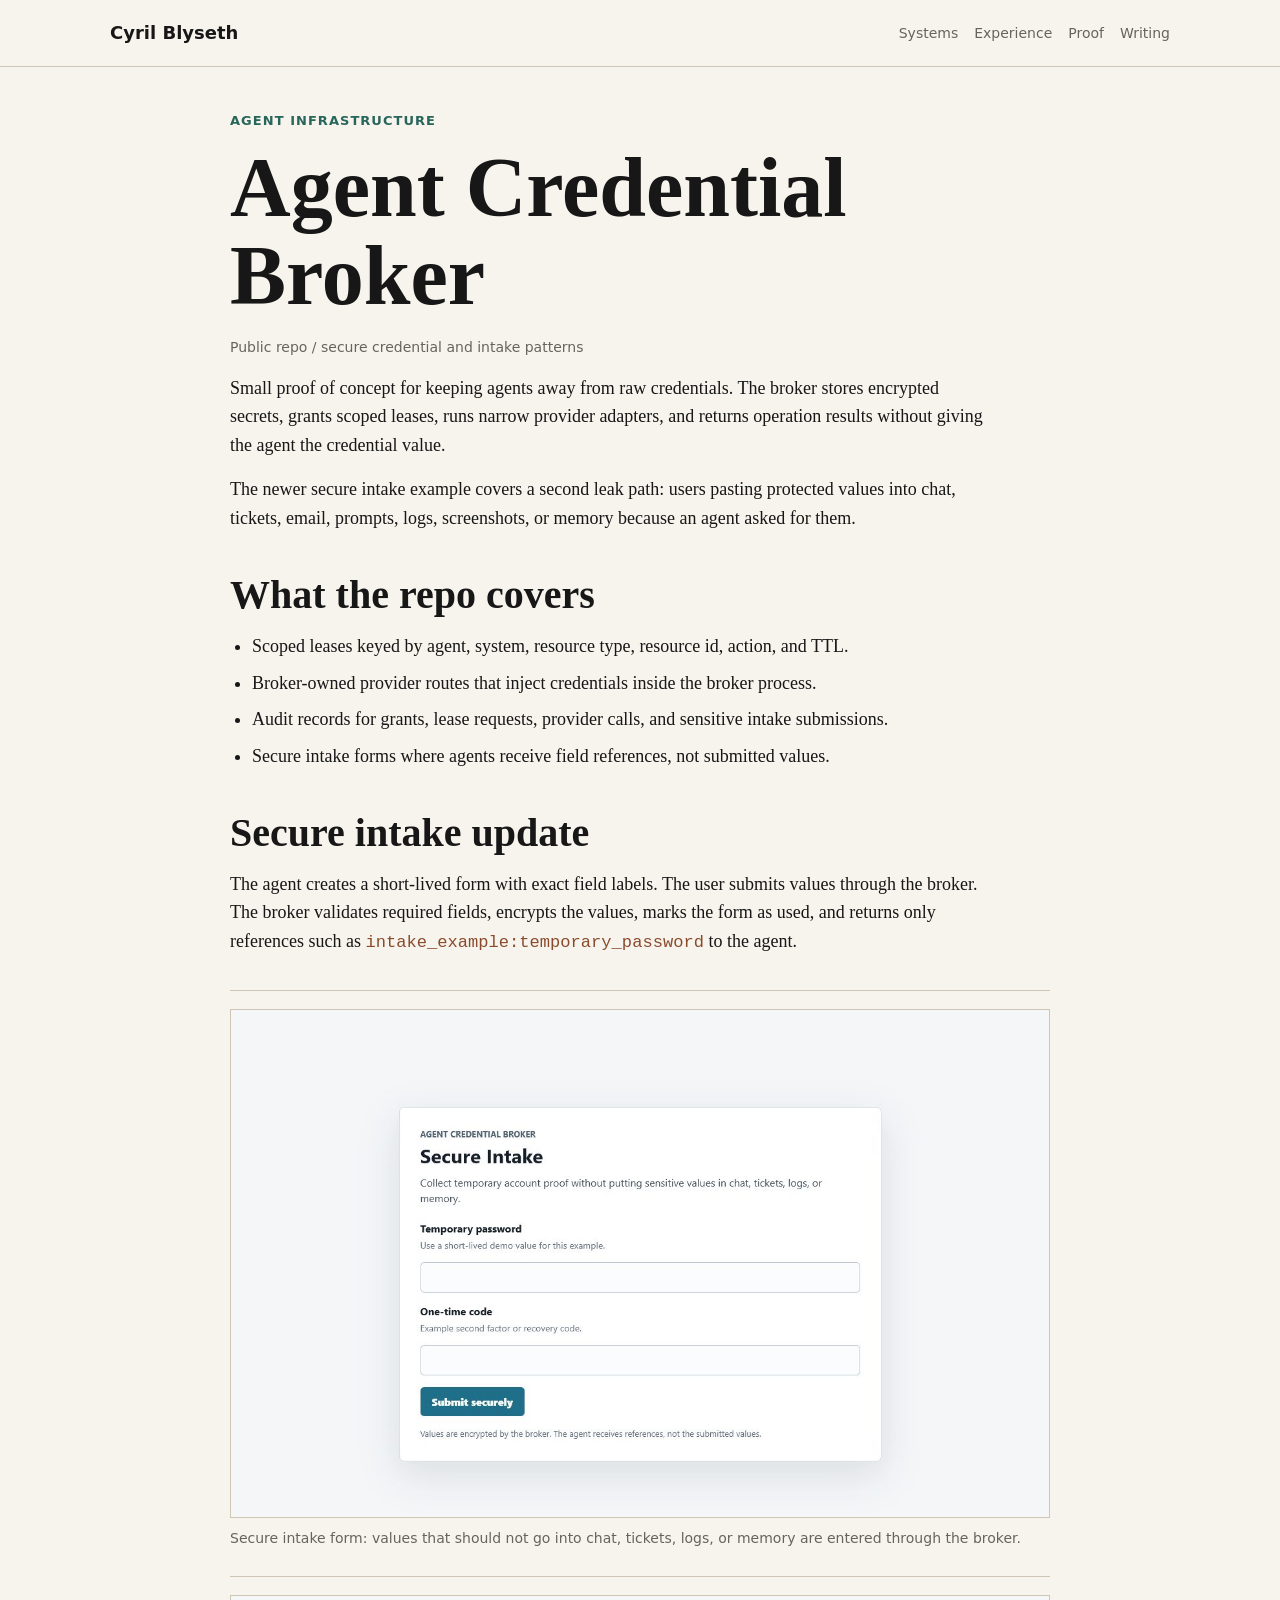
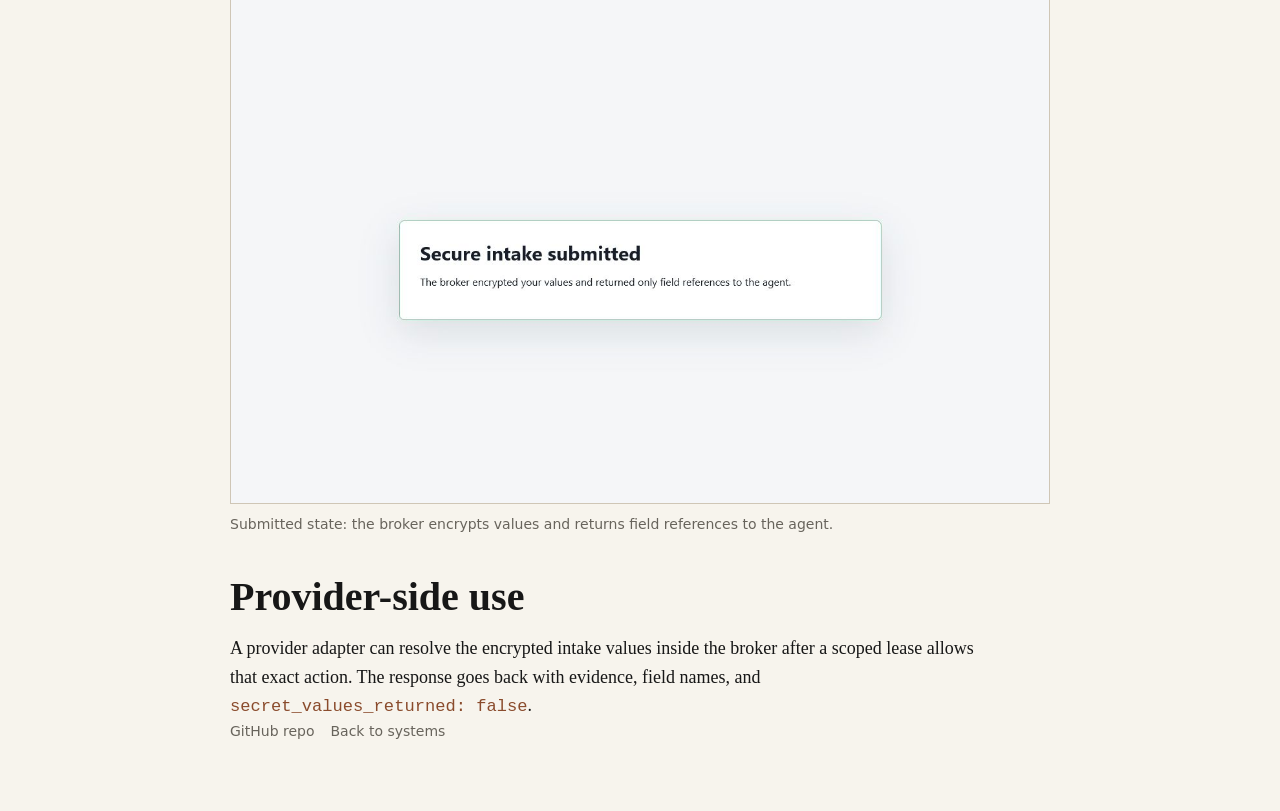
<file: systems/agent-credential-broker.html>
<!DOCTYPE html>
<html lang="en">
<head>
  <meta charset="UTF-8">
  <meta name="viewport" content="width=device-width, initial-scale=1.0">
  <title>Agent Credential Broker | Cyril Blyseth</title>
  <meta name="description" content="Project note for Agent Credential Broker: scoped agent credential leases, broker-owned provider adapters, audit, and secure intake forms for user-provided sensitive values.">
  <meta name="robots" content="index, follow">
  <meta name="theme-color" content="#f7f4ed">
  <link rel="icon" href="../favicon.svg?v=3" type="image/svg+xml">
  <link rel="stylesheet" href="../styles.css">
</head>
<body>
  <header class="site-header">
    <div class="wrap nav">
      <a class="brand" href="../">Cyril Blyseth</a>
      <nav class="nav-links" aria-label="Primary navigation">
        <a href="../#systems">Systems</a>
        <a href="../#experience">Experience</a>
        <a href="../#proof">Proof</a>
        <a href="../blog/">Writing</a>
      </nav>
    </div>
  </header>

  <main class="blog-shell">
    <article class="article">
      <p class="eyebrow">Agent infrastructure</p>
      <h1>Agent Credential Broker</h1>
      <p class="byline">Public repo / secure credential and intake patterns</p>

      <p>
        Small proof of concept for keeping agents away from raw credentials. The
        broker stores encrypted secrets, grants scoped leases, runs narrow
        provider adapters, and returns operation results without giving the
        agent the credential value.
      </p>

      <p>
        The newer secure intake example covers a second leak path: users pasting
        protected values into chat, tickets, email, prompts, logs, screenshots,
        or memory because an agent asked for them.
      </p>

      <h2>What the repo covers</h2>
      <ul>
        <li>Scoped leases keyed by agent, system, resource type, resource id, action, and TTL.</li>
        <li>Broker-owned provider routes that inject credentials inside the broker process.</li>
        <li>Audit records for grants, lease requests, provider calls, and sensitive intake submissions.</li>
        <li>Secure intake forms where agents receive field references, not submitted values.</li>
      </ul>

      <h2>Secure intake update</h2>
      <p>
        The agent creates a short-lived form with exact field labels. The user
        submits values through the broker. The broker validates required fields,
        encrypts the values, marks the form as used, and returns only
        references such as <code>intake_example:temporary_password</code> to the agent.
      </p>

      <div class="proof-gallery" aria-label="Agent Credential Broker secure intake screenshots">
        <figure class="proof-card">
          <img src="../assets/proof/secure-intake-form.png" alt="Secure intake form with temporary password and one-time code fields">
          <figcaption>Secure intake form: values that should not go into chat, tickets, logs, or memory are entered through the broker.</figcaption>
        </figure>
        <figure class="proof-card">
          <img src="../assets/proof/secure-intake-submitted.png" alt="Secure intake submitted confirmation">
          <figcaption>Submitted state: the broker encrypts values and returns field references to the agent.</figcaption>
        </figure>
      </div>

      <h2>Provider-side use</h2>
      <p>
        A provider adapter can resolve the encrypted intake values inside the
        broker after a scoped lease allows that exact action. The response goes
        back with evidence, field names, and <code>secret_values_returned: false</code>.
      </p>

      <nav class="post-nav" aria-label="Project links">
        <a href="https://github.com/autonomouscereal/agent-credential-broker" target="_blank" rel="noreferrer">GitHub repo</a>
        <a href="../#systems">Back to systems</a>
      </nav>
    </article>
  </main>
</body>
</html>
</file>
<file: styles.css>
:root {
  --paper: #f7f4ed;
  --paper-2: #fffdf8;
  --ink: #171717;
  --muted: #68645c;
  --soft: #dfd8ca;
  --line: #cfc6b6;
  --accent: #28655a;
  --accent-2: #8a4b2c;
  --code: #23211d;
}

* {
  box-sizing: border-box;
}

html {
  scroll-behavior: smooth;
}

body {
  margin: 0;
  background: var(--paper);
  color: var(--ink);
  font-family: ui-serif, Georgia, "Times New Roman", serif;
  font-size: 18px;
  line-height: 1.58;
  letter-spacing: 0;
}

a {
  color: inherit;
  text-decoration-thickness: 1px;
  text-underline-offset: 0.18em;
}

.wrap {
  width: min(1060px, calc(100% - 40px));
  margin: 0 auto;
}

.site-header {
  position: sticky;
  top: 0;
  z-index: 20;
  background: rgba(247, 244, 237, 0.94);
  border-bottom: 1px solid var(--line);
  backdrop-filter: blur(14px);
}

.nav {
  min-height: 66px;
  display: flex;
  align-items: center;
  justify-content: space-between;
  gap: 20px;
}

.brand {
  font-family: ui-sans-serif, system-ui, -apple-system, BlinkMacSystemFont, "Segoe UI", sans-serif;
  font-weight: 780;
  text-decoration: none;
}

.nav-links,
.link-grid,
.post-nav {
  display: flex;
  align-items: center;
  gap: 16px;
  flex-wrap: wrap;
}

.nav-links a,
.link-grid a,
.post-nav a {
  font-family: ui-sans-serif, system-ui, -apple-system, BlinkMacSystemFont, "Segoe UI", sans-serif;
  font-size: 14px;
  color: var(--muted);
  text-decoration: none;
}

.nav-links a:hover,
.link-grid a:hover,
.post-nav a:hover {
  color: var(--ink);
  text-decoration: underline;
  text-underline-offset: 0.22em;
}

.hero {
  padding: 88px 0 58px;
  border-bottom: 1px solid var(--line);
}

.resume-hero {
  max-width: 1060px;
}

.resume-hero .lead,
.resume-hero p {
  max-width: 820px;
}

.eyebrow {
  margin: 0 0 12px;
  color: var(--accent);
  font-family: ui-sans-serif, system-ui, -apple-system, BlinkMacSystemFont, "Segoe UI", sans-serif;
  font-size: 13px;
  font-weight: 760;
  letter-spacing: 0.08em;
  text-transform: uppercase;
}

h1,
h2,
h3 {
  margin: 0;
  line-height: 1.05;
  letter-spacing: 0;
}

h1 {
  max-width: 920px;
  font-size: clamp(44px, 7vw, 84px);
}

h2 {
  max-width: 780px;
  font-size: clamp(30px, 4vw, 48px);
}

h3 {
  font-size: clamp(22px, 2.2vw, 30px);
}

p {
  margin: 16px 0 0;
}

.lead {
  color: var(--code);
  font-size: clamp(21px, 2.5vw, 28px);
  line-height: 1.38;
}

.hero-grid {
  display: grid;
  grid-template-columns: minmax(0, 1.4fr) minmax(280px, 0.72fr);
  gap: 34px;
  align-items: start;
  margin-top: 30px;
}

.alt-hero {
  align-items: center;
  display: grid;
  gap: 44px;
  grid-template-columns: minmax(0, 1fr) minmax(260px, 360px);
  padding: 76px 0 34px;
}

.alt-hero-copy p {
  max-width: 760px;
}

.profile-figure {
  margin: 0;
}

.profile-figure img {
  aspect-ratio: 1;
  border: 1px solid var(--line);
  display: block;
  height: auto;
  object-fit: cover;
  object-position: center 32%;
  width: 100%;
}

.tag-row {
  display: flex;
  flex-wrap: wrap;
  gap: 8px;
  margin-top: 22px;
}

.tag-row span {
  border: 1px solid var(--line);
  color: var(--muted);
  font-family: ui-sans-serif, system-ui, -apple-system, BlinkMacSystemFont, "Segoe UI", sans-serif;
  font-size: 13px;
  padding: 5px 8px;
}

.profile-links {
  display: flex;
  flex-wrap: wrap;
  gap: 14px;
  margin-top: 20px;
}

.profile-links a {
  color: var(--accent);
  font-family: ui-sans-serif, system-ui, -apple-system, BlinkMacSystemFont, "Segoe UI", sans-serif;
  font-size: 14px;
  font-weight: 650;
  text-decoration: none;
}

.profile-links a:hover {
  color: var(--ink);
  text-decoration: underline;
  text-underline-offset: 0.22em;
}

.note-card {
  border: 1px solid var(--line);
  background: var(--paper-2);
  padding: 24px;
}

.note-card h2 {
  font-size: 22px;
}

.section {
  padding: 58px 0;
  border-bottom: 1px solid var(--line);
}

section[id] {
  scroll-margin-top: 88px;
}

.section-head {
  display: grid;
  grid-template-columns: minmax(180px, 0.34fr) minmax(0, 1fr);
  gap: 30px;
  align-items: start;
  margin-bottom: 30px;
}

.project-list,
.post-list,
.timeline {
  display: grid;
  gap: 18px;
}

.stat-grid {
  display: grid;
  grid-template-columns: repeat(4, minmax(0, 1fr));
  gap: 18px;
}

.alt-stats {
  border-bottom: 0;
  display: grid;
  gap: 18px;
  grid-template-columns: repeat(4, minmax(0, 1fr));
  padding-top: 34px;
}

.stat-grid article,
.alt-stats article {
  border-top: 1px solid var(--line);
  padding-top: 18px;
}

.alt-stats article {
  border-top: 0;
  padding-top: 0;
}

.stat-grid span,
.alt-stats span,
.resume-meta span {
  color: var(--muted);
  display: block;
  font-family: ui-sans-serif, system-ui, -apple-system, BlinkMacSystemFont, "Segoe UI", sans-serif;
  font-size: 13px;
  margin-bottom: 6px;
}

.stat-grid strong,
.alt-stats strong,
.resume-meta strong {
  display: block;
  line-height: 1.25;
}

.stat-grid p,
.alt-stats p {
  color: var(--muted);
  font-size: 16px;
  line-height: 1.45;
}

.resume-list {
  display: grid;
  gap: 26px;
}

.resume-list > article,
.resume-entry {
  border-top: 1px solid var(--line);
  display: grid;
  gap: 30px;
  grid-template-columns: minmax(180px, 0.34fr) minmax(0, 1fr);
  padding-top: 28px;
}

.resume-entry {
  color: inherit;
  text-decoration: none;
}

.resume-entry:hover h3,
.resume-entry:focus-visible h3 {
  text-decoration: underline;
  text-decoration-thickness: 1px;
  text-underline-offset: 0.16em;
}

.resume-list h3 {
  font-size: clamp(22px, 2.2vw, 30px);
}

.resume-list ul {
  max-width: 780px;
}

.plain-list {
  border-top: 1px solid var(--line);
  padding-top: 8px;
}

.plain-list p {
  max-width: 820px;
  padding: 12px 0;
}

.plain-list p + p {
  border-top: 1px solid rgba(207, 198, 182, 0.7);
}

.proof-gallery {
  display: grid;
  gap: 28px;
  grid-template-columns: repeat(2, minmax(0, 1fr));
  margin-top: 34px;
}

.proof-card {
  border-top: 1px solid var(--line);
  margin: 0;
  padding-top: 18px;
}

.proof-card-wide {
  grid-column: 1 / -1;
}

.proof-card img {
  background: #101722;
  border: 1px solid var(--line);
  display: block;
  height: auto;
  width: 100%;
}

.proof-card figcaption {
  color: var(--muted);
  font-family: ui-sans-serif, system-ui, -apple-system, BlinkMacSystemFont, "Segoe UI", sans-serif;
  font-size: 14px;
  line-height: 1.45;
  margin-top: 10px;
}

.article .proof-gallery {
  grid-template-columns: 1fr;
}

.belief-grid {
  display: grid;
  grid-template-columns: repeat(2, minmax(0, 1fr));
  gap: 18px;
}

.belief-grid article {
  border-top: 1px solid var(--line);
  padding-top: 22px;
}

.belief-grid h3 {
  font-size: clamp(22px, 2.1vw, 28px);
}

.belief-grid p {
  max-width: 480px;
}

.system-grid {
  display: grid;
  gap: 20px;
  grid-template-columns: repeat(3, minmax(0, 1fr));
}

.system-card {
  border-top: 1px solid var(--line);
  display: flex;
  flex-direction: column;
  gap: 14px;
  padding-top: 22px;
}

.older-work {
  margin-top: 42px;
}

.supporting-work {
  margin-top: 42px;
}

.support-grid {
  display: grid;
  gap: 20px;
  grid-template-columns: repeat(3, minmax(0, 1fr));
}

.support-grid article {
  border-top: 1px solid var(--line);
  display: flex;
  flex-direction: column;
  gap: 12px;
  padding-top: 20px;
}

.support-grid h3 {
  font-size: clamp(22px, 2.2vw, 30px);
}

.support-grid p {
  color: var(--muted);
  font-size: 16px;
  line-height: 1.5;
  margin-top: 0;
}

.system-card h3 {
  font-size: clamp(24px, 2.5vw, 34px);
}

.system-card p,
.system-card ul {
  margin-top: 0;
}

.project-actions {
  display: flex;
  flex-wrap: wrap;
  gap: 8px;
  margin-top: auto;
}

.project-actions a {
  border: 1px solid var(--line);
  color: var(--accent);
  font-family: ui-sans-serif, system-ui, -apple-system, BlinkMacSystemFont, "Segoe UI", sans-serif;
  font-size: 13px;
  padding: 6px 9px;
  text-decoration: none;
}

.project-actions a:hover {
  border-color: var(--accent);
  color: var(--ink);
}

.compact-resume p {
  max-width: 760px;
}

.detail-link {
  color: var(--accent);
  display: inline-block;
  font-family: ui-sans-serif, system-ui, -apple-system, BlinkMacSystemFont, "Segoe UI", sans-serif;
  font-size: 13px;
  margin-top: 14px;
}

.project-row {
  display: grid;
  grid-template-columns: minmax(180px, 0.34fr) minmax(0, 1fr);
  gap: 30px;
  padding: 28px 0;
  border-top: 1px solid var(--line);
}

.project-meta {
  display: flex;
  flex-direction: column;
  gap: 8px;
  color: var(--muted);
  font-family: ui-sans-serif, system-ui, -apple-system, BlinkMacSystemFont, "Segoe UI", sans-serif;
  font-size: 14px;
}

.project-meta a {
  color: var(--accent);
}

.project-body p,
.project-body ul {
  max-width: 760px;
}

ul {
  margin: 16px 0 0;
  padding-left: 22px;
}

li + li {
  margin-top: 8px;
}

.post-link {
  display: grid;
  grid-template-columns: minmax(120px, 0.2fr) minmax(0, 1fr);
  gap: 22px;
  padding: 22px 0;
  border-top: 1px solid var(--line);
  text-decoration: none;
}

.post-link span,
.timeline span,
.byline {
  color: var(--muted);
  font-family: ui-sans-serif, system-ui, -apple-system, BlinkMacSystemFont, "Segoe UI", sans-serif;
  font-size: 14px;
}

.post-link strong {
  display: block;
  font-size: 24px;
  line-height: 1.2;
}

.post-link p {
  color: var(--muted);
  max-width: 760px;
}

.timeline article {
  display: grid;
  grid-template-columns: minmax(120px, 0.2fr) minmax(0, 1fr);
  gap: 22px;
  padding: 22px 0;
  border-top: 1px solid var(--line);
}

.timeline p {
  max-width: 760px;
}

.compact {
  display: flex;
  align-items: end;
  justify-content: space-between;
  gap: 24px;
}

.site-footer {
  padding: 34px 0 46px;
  color: var(--muted);
  font-size: 15px;
}

.blog-shell {
  width: min(820px, calc(100% - 40px));
  margin: 0 auto;
}

.blog-hero {
  padding: 70px 0 36px;
  border-bottom: 1px solid var(--line);
}

.blog-hero h1 {
  font-size: clamp(40px, 6vw, 70px);
}

.article {
  padding: 44px 0 70px;
}

.article h1 {
  overflow-wrap: anywhere;
}

.article h2 {
  margin-top: 42px;
  font-size: clamp(28px, 4vw, 40px);
}

.article h3 {
  margin-top: 30px;
}

.article p,
.article ul,
.article pre {
  max-width: 760px;
}

.article code {
  color: var(--accent-2);
  font-size: 0.95em;
}

.article a {
  overflow-wrap: anywhere;
}

.article pre {
  overflow-x: auto;
  padding: 18px;
  background: #ebe4d6;
  border: 1px solid var(--line);
}

.article blockquote {
  margin: 28px 0;
  padding: 8px 0 8px 22px;
  border-left: 4px solid var(--accent);
  color: var(--code);
  font-size: 22px;
  line-height: 1.45;
}

@media (max-width: 760px) {
  body {
    font-size: 17px;
  }

  .nav {
    align-items: flex-start;
    flex-direction: column;
    padding: 14px 0;
  }

  .hero {
    padding-top: 54px;
  }

  .alt-hero {
    grid-template-columns: 1fr;
    padding-top: 54px;
  }

  .profile-figure {
    max-width: 260px;
  }

  .hero-grid,
  .belief-grid,
  .proof-gallery,
  .stat-grid,
  .alt-stats,
  .system-grid,
  .support-grid,
  .section-head,
  .resume-list > article,
  .resume-entry,
  .project-row,
  .post-link,
  .timeline article {
    grid-template-columns: 1fr;
    gap: 14px;
  }

  .compact {
    align-items: flex-start;
    flex-direction: column;
  }
}
</file>
